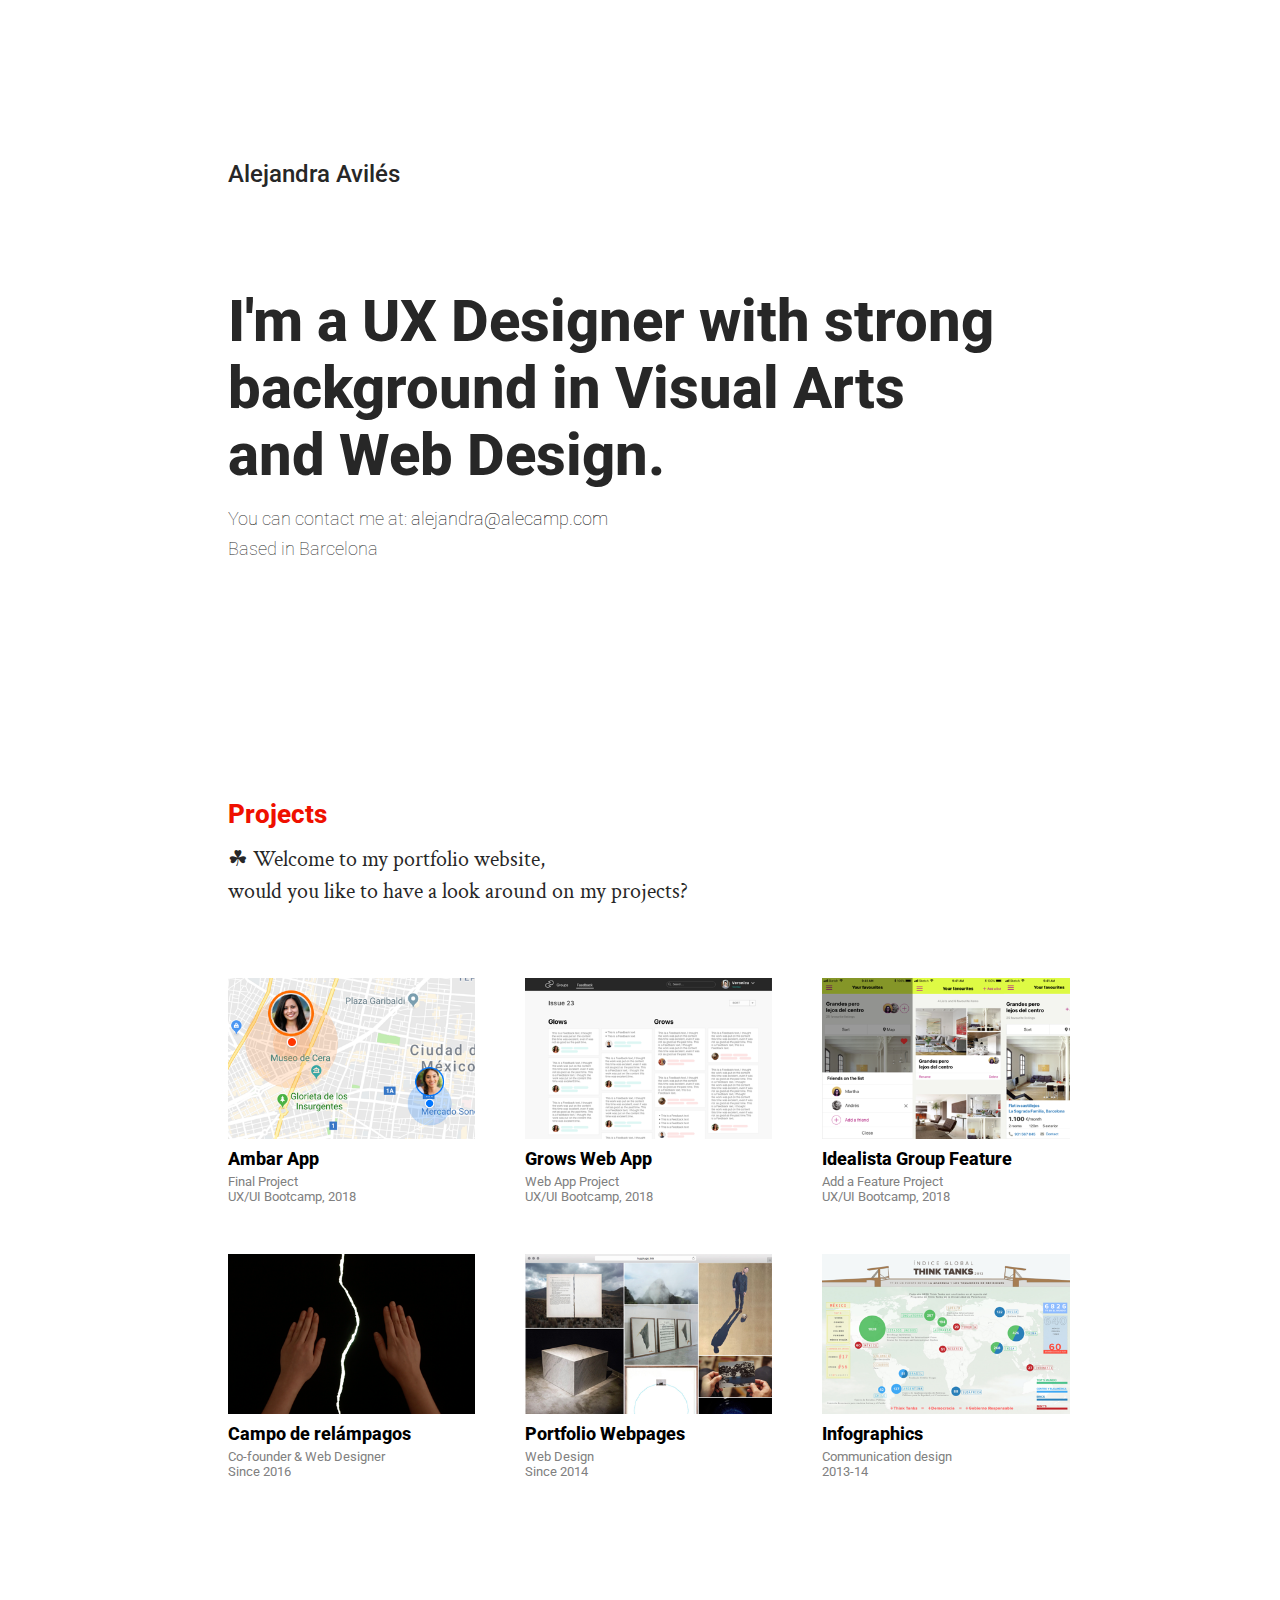
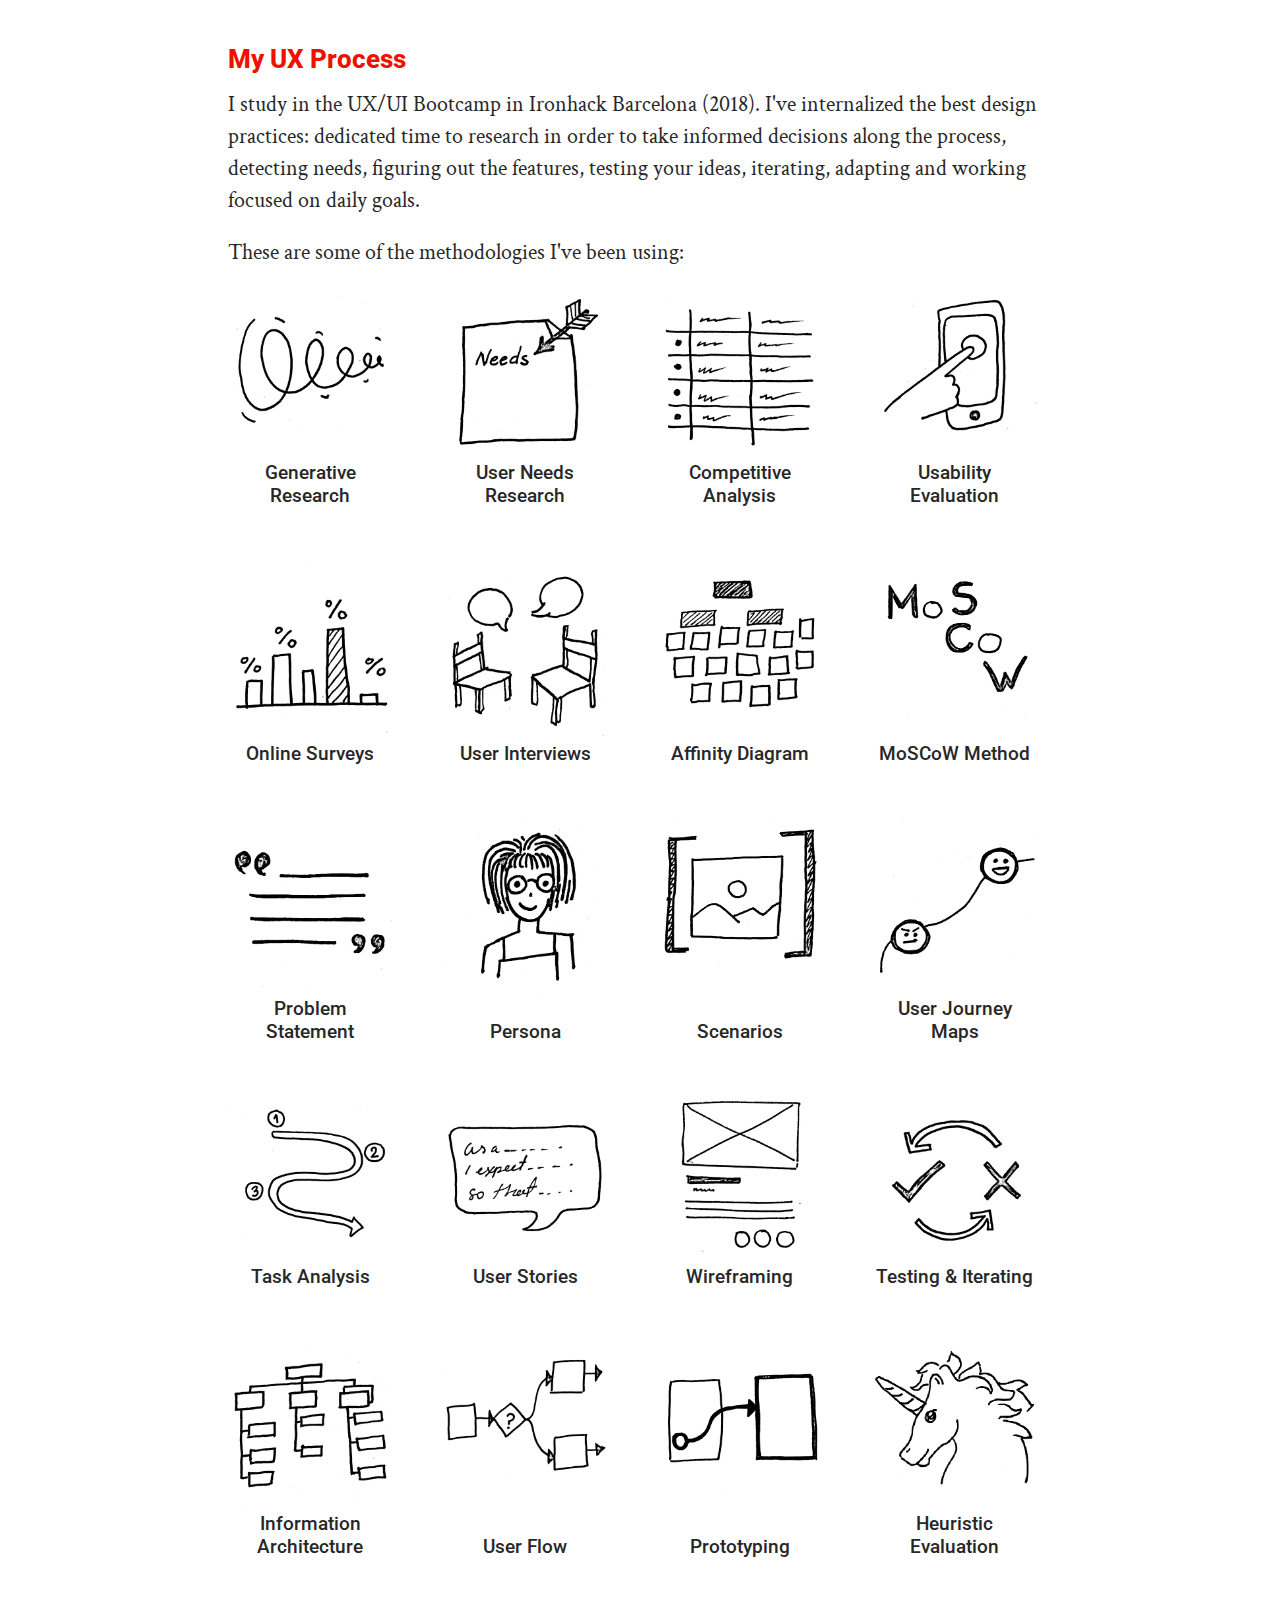
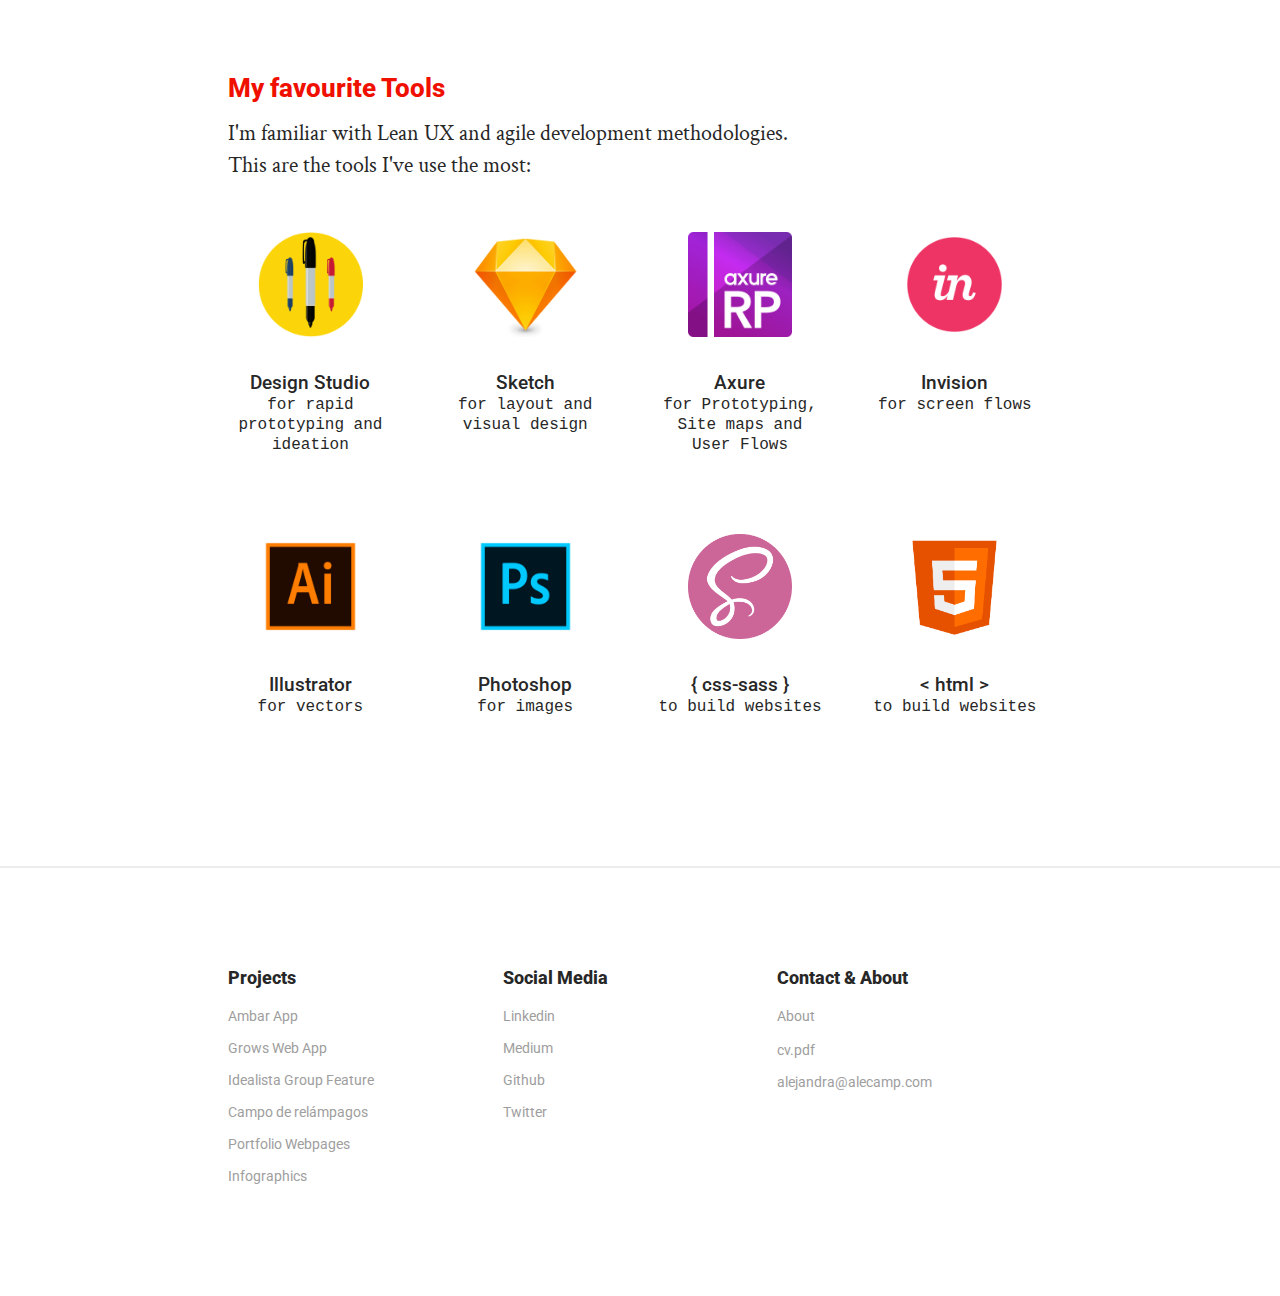
<file: index.html>
<!doctype html>
<html>
  <head>
    <meta charset="utf-8">
    <!-- Always force latest IE rendering engine or request Chrome Frame -->
    <meta content="IE=edge,chrome=1" http-equiv="X-UA-Compatible">
    <!-- Use title if it's in the page YAML frontmatter -->
    <title>Alejandra Avilés UX Design</title>
    <script type="text/javascript" src="//cdnjs.cloudflare.com/ajax/libs/jquery/2.0.2/jquery.min.js"></script>
    <link rel="shortcut icon" href="images/favicon.ico" >
    <link rel="stylesheet" href="https://use.fontawesome.com/releases/v5.4.1/css/all.css" integrity="sha384-5sAR7xN1Nv6T6+dT2mhtzEpVJvfS3NScPQTrOxhwjIuvcA67KV2R5Jz6kr4abQsz" crossorigin="anonymous">
    <link href="https://fonts.googleapis.com/css?family=Roboto:400,500,700,900" rel="stylesheet">
    <link href="https://fonts.googleapis.com/css?family=Roboto+Slab" rel="stylesheet">
    <link href="https://fonts.googleapis.com/css?family=Crimson+Text:400,700" rel="stylesheet">
    <link href="https://fonts.googleapis.com/css?family=Kalam" rel="stylesheet">
    <link href="/stylesheets/screen.css" media="screen" rel="stylesheet" type="text/css" />
  </head>
  <body class="index">
    <main>
	<div class="hero-unit">
		<h4>Alejandra Avilés</h4>
		<h1>I'm a UX Designer with strong<br>background in Visual Arts<br>and Web Design.</h1>
		<div class="email">
			<h3>You can contact me at: <a href="mailto:alejandra@alecamp.com">alejandra@alecamp.com</a><h3>
			<h3>Based in Barcelona</h3>
		</div>
	</div>
<!-- 	<div class="message">
		<h4>☘ Welcome to my portfolio website ↓ </h4>
	</div>
 -->
	<section>
		<h2>Projects</h2>
		<p>☘ Welcome to my portfolio website,<br>would you like to have a look around on my projects?</p>
		<!-- thumnail size 400 x 260 px -->
<section>
  <div class="wrapper-3">
      <a class="item" href="/ambar">
        <img src="/images/project-nav/ambar.png" />
        <div class="item-info">
          <h3>Ambar App</h3>
          <h6>Final Project</h6>
          <h6>UX/UI Bootcamp, 2018</h6>
        </div>
      </a>
      <a class="item" href="/grows">
        <img src="/images/project-nav/grows.png">
        <div class="item-info">
          <h3>Grows Web App</h3>
          <h6>Web App Project</h6>
          <h6>UX/UI Bootcamp, 2018</h6>
        </div>
      </a>
      <a href="/add-a-feature-to-idealista-app" class="item">
        <img src="/images/project-nav/idealista.png" />
        <div class="item-info">
          <h3>Idealista Group Feature</h3>
          <h6>Add a Feature Project</h6>
          <h6>UX/UI Bootcamp, 2018</h6>
        </div>
      </a>
      <a href="/online-magazine" class="item">
        <img src="/images/project-nav/campo.png" />
        <div class="item-info">
          <h3>Campo de relámpagos</h3>
          <h6>Co-founder & Web Designer</h6>
          <h6>Since 2016</h6>
        </div>
      </a>
      <a href="/portfolio-websites" class="item">
        <img src="/images/project-nav/websites.png" />
        <div class="item-info">
          <h3>Portfolio Webpages</h3>
          <h6>Web Design</h6>
          <h6>Since 2014</h6>
        </div>
      </a>
      <a href="/infographics-design" class="item">
        <img src="/images/project-nav/infographies.png" >
        <div class="item-info">
          <h3>Infographics</h3>
          <h6>Communication design</h6>
          <h6>2013-14</h6>
        </div>
      </a>
  </div>
</section>

	</section>
	<section>
		<header>
			<h2>My UX Process</h2>
		</header>
		<p>I study in the UX/UI Bootcamp in Ironhack Barcelona (2018). I've internalized the best design practices: dedicated time to research in order to take informed decisions along the process, detecting needs, figuring out the features, testing your ideas, iterating, adapting and working focused on daily goals.</p>
		<p>These are some of the methodologies I've been using:</p>
		<div class="wrapper-4">
			<div class="item">
				<img src="/images/illustrations/generative-research.png" />
				<h4>Generative Research</h4>
			</div>
			<div class="item">
				<img src="/images/illustrations/user-needs.png" />
				<h4>User Needs Research</h4>
			</div>
			<div class="item">
				<img src="/images/illustrations/commpetitive-analysis.png" />
				<h4>Competitive Analysis</h4>
			</div>
			<div class="item">
				<img src="/images/illustrations/usability-evaluation.png" />
				<h4>Usability Evaluation</h4>
			</div>
			<div class="item">
				<img src="/images/illustrations/online-surveys.png" />
				<h4>Online Surveys</h4>
			</div>
			<div class="item">
				<img src="/images/illustrations/user-interviews.png" />
				<h4>User Interviews</h4>
			</div>
			<div class="item">
				<img src="/images/illustrations/affinity-diagram.png" />
				<h4>Affinity Diagram</h4>
			</div>
			<div class="item">
				<img src="/images/illustrations/moscow.png" />
				<h4>MoSCoW Method</h4>
			</div>
			<div class="item">
				<img src="/images/illustrations/problem-statement.png" />
				<h4>Problem Statement</h4>
			</div>
			<div class="item">
				<img src="/images/illustrations/persona.png" />
				<h4>Persona</h4>
			</div>
			<div class="item">
				<img src="/images/illustrations/scenario.png" />
				<h4>Scenarios</h4>
			</div>
			<div class="item">
				<img src="/images/illustrations/user-journey.png" />
				<h4>User Journey Maps</h4>
			</div>
			<div class="item">
				<img src="/images/illustrations/task-analysis.png" />
				<h4>Task Analysis</h4>
			</div>
			<div class="item">
				<img src="/images/illustrations/user-stories.png" />
				<h4>User Stories</h4>
			</div>
			<div class="item">
				<img src="/images/illustrations/wireframing.png" />
				<h4>Wireframing</h4>
			</div>
			<div class="item">
				<img src="/images/illustrations/testing.png" />
				<h4>Testing & Iterating</h4>
			</div>
			<div class="item">
				<img src="/images/illustrations/Information-architecture.png" />
				<h4>Information Architecture</h4>
			</div>
			<div class="item">
				<img src="/images/illustrations/user-flow.png" />
				<h4>User Flow</h4>
			</div>
			<div class="item">
				<img src="/images/illustrations/prototyping.png" />
				<h4>Prototyping</h4>
			</div>
			<div class="item">
				<img src="/images/illustrations/heuristic-evaluation.png" />
				<h4>Heuristic Evaluation</h4>
			</div>
		</div>
	</section>
	<section>
		<header>
			<h2>My favourite Tools</h2>
		</header>
		<p>I'm familiar with Lean UX and agile development methodologies.<br>This are the tools I've use the most:</p>
		<div class="wrapper-4">
			<div class="item-small">
				<img src="/images/tools/design-studio.png">
				<h4>Design Studio</h4>
				<code>for rapid prototyping and ideation</code>
			</div>
			<div class="item-small">
				<img src="/images/tools/sketch.png">
				<h4>Sketch</h4>
				<code>for layout and<br>visual design</code>
			</div>
			<div class="item-small">
				<img src="/images/tools/axure.png">
				<h4>Axure</h4>
				<code>for Prototyping,<br>Site maps and User Flows</code>
			</div>
			<div class="item-small">
				<img src="/images/tools/invision.png">
				<h4>Invision</h4>
				<code>for screen flows</code>
			</div>
			<div class="item-small">
				<img src="/images/tools/illustrator.png">
				<h4>Illustrator</h4>
				<code>for vectors</code>
			</div>
			<div class="item-small">
				<img src="/images/tools/photoshop.png">
				<h4>Photoshop</h4>
				<code>for images</code>
			</div>
			<div class="item-small">
				<img src="/images/tools/sass.png">
				<h4>{ css-sass }</h4>
				<code>to build websites</code>
			</div>
			<div class="item-small">
				<img src="/images/tools/html.png">
				<h4>< html ></h4>
				<code>to build websites</code>
			</div>
		</div>
	</section>
</main>

    <script src="/javascripts/application.js" type="text/javascript"></script>
    <footer>
        <main>
  <div class="columns">
    <div class="col col-4">
      <h3>Projects</h3>
      <a class="item" href="/ambar">
        Ambar App
      </a>
      <a href="/grows" class="item">
        Grows Web App
      </a>
      <a href="/add-a-feature-to-idealista-app" class="item">
        Idealista Group Feature
      </a>
      <a href="/online-magazine" class="item">
        Campo de relámpagos
      </a>
      <a href="/portfolio-websites" class="item">
        Portfolio Webpages
      </a>
      <a href="/infographics-design" class="item">
        Infographics
      </a>
    </div>
    <div class="col col-4">
      <h3>Social Media</h3>
      <a target="linkedin" href="https://www.linkedin.com/in/alejandra-aviles/" class="item" >
        Linkedin
      </a>
      <a target="medium" href="https://medium.com/@alecamp" class="item">
        Medium
      </a>
      <a target="github" href="https://github.com/alejandra-aviles" class="item">
        Github
      </a>
      <a target="twitter" href="https://twitter.com/alealecamp" class="item">
        Twitter
      </a>
    </div>
    <div class="col col-4">
      <h3>Contact & About</h3>
      <a href="/about" class="item">About</a>
      <a target="cv" href="/documents/alejandra-aviles-cv.pdf"><i class="far fa-file-pdf"></i> cv.pdf</a>
      <a href="mailto:alejandra@alecamp.com" class="item">alejandra@alecamp.com</a>
    </div>
  </div>
</main>



    </footer>
  </body>
</html>
</file>
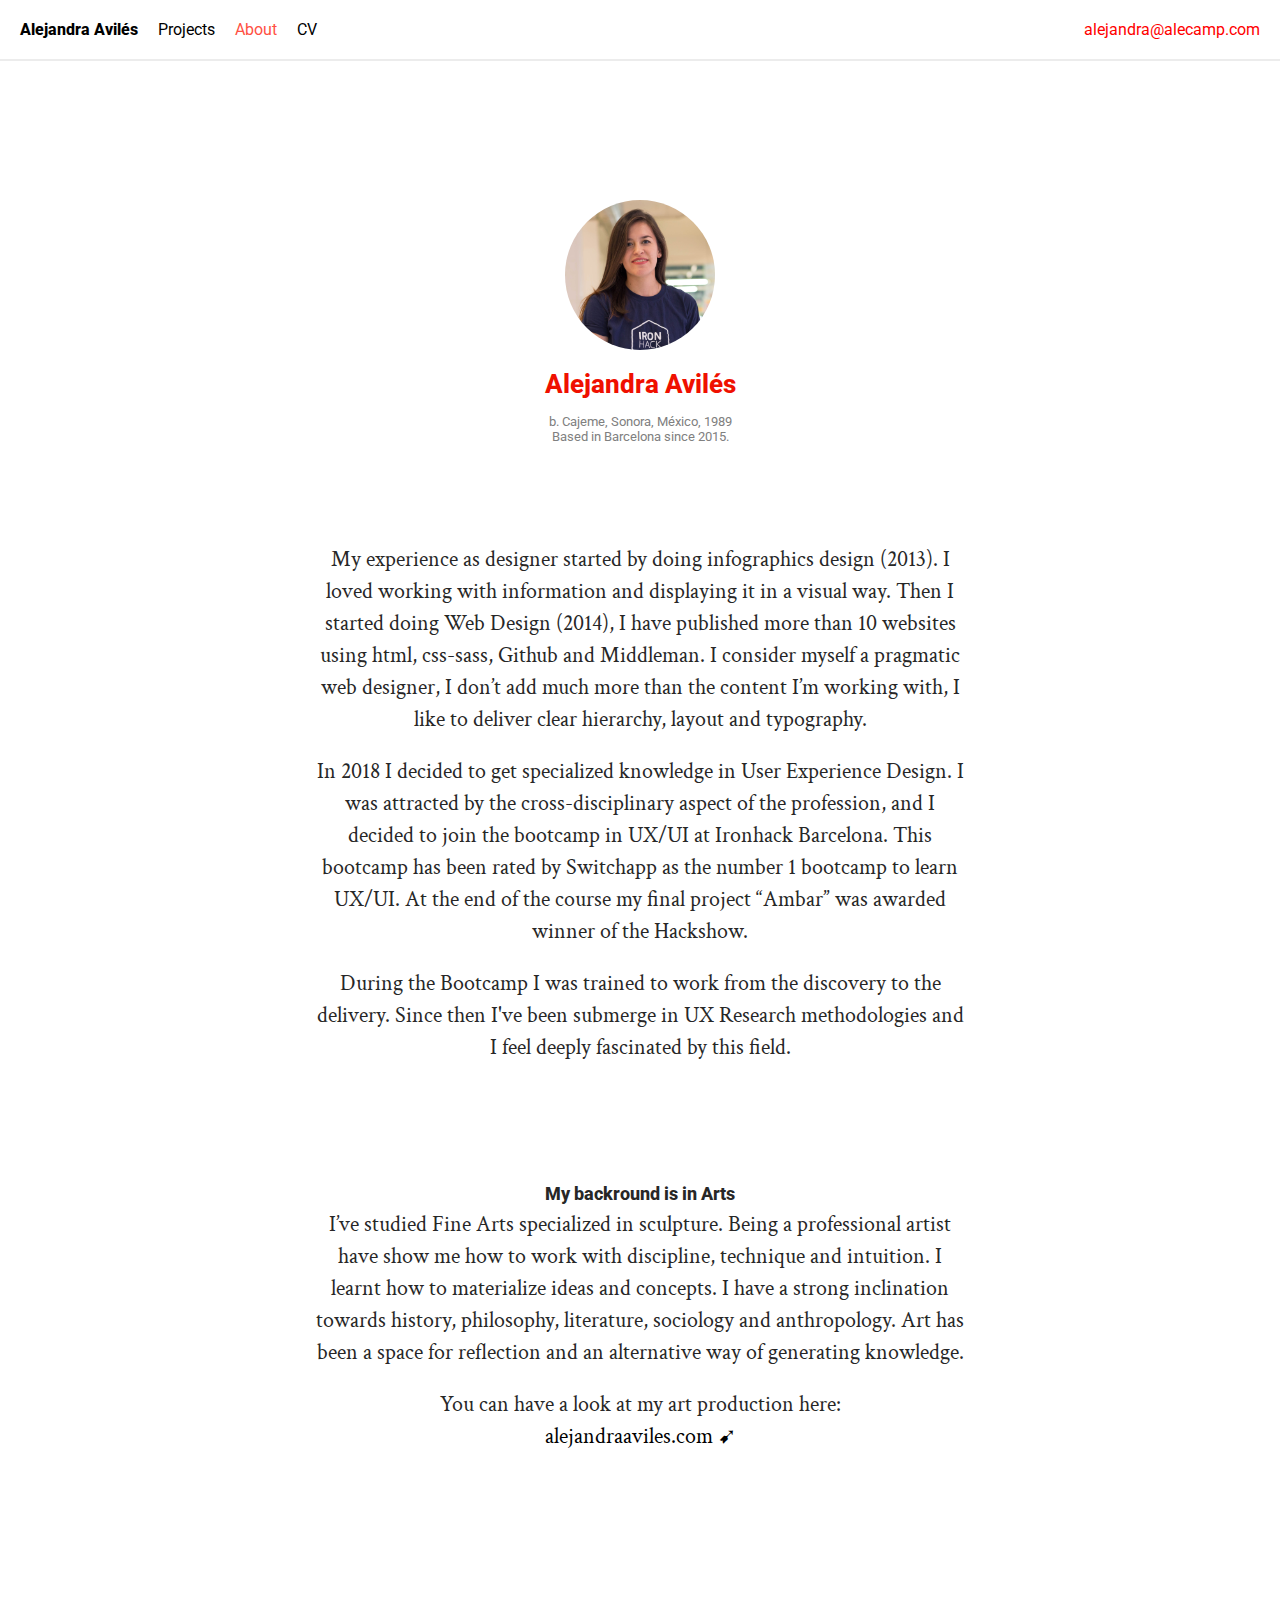
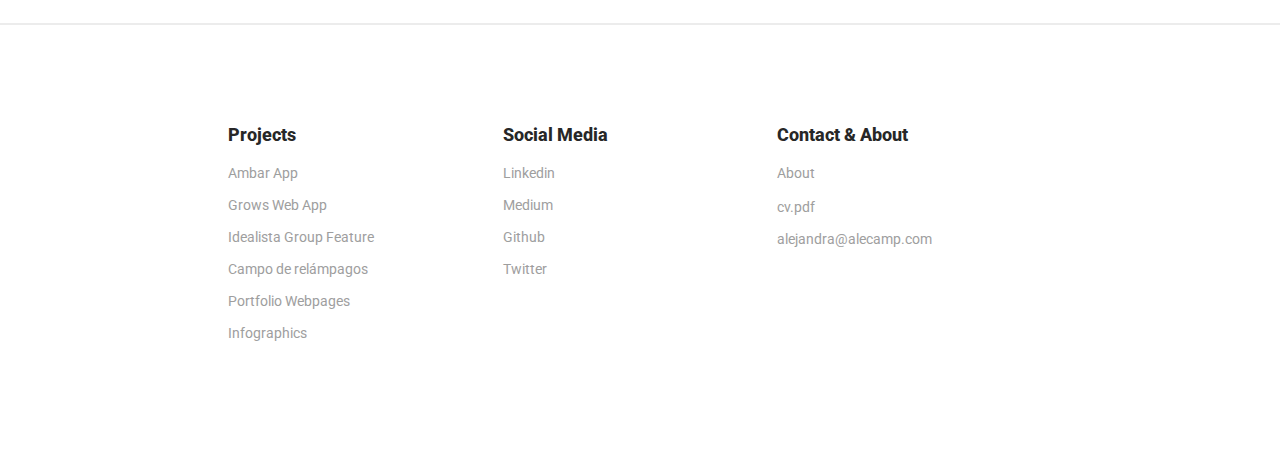
<file: about/index.html>
<!doctype html>
<html>
  <head>
    <meta charset="utf-8">
    <!-- Always force latest IE rendering engine or request Chrome Frame -->
    <meta content="IE=edge,chrome=1" http-equiv="X-UA-Compatible">
    <!-- Use title if it's in the page YAML frontmatter -->
    <title>Alejandra Avilés UX Design</title>
    <script type="text/javascript" src="//cdnjs.cloudflare.com/ajax/libs/jquery/2.0.2/jquery.min.js"></script>
    <link rel="shortcut icon" href="images/favicon.ico" >
    <link rel="stylesheet" href="https://use.fontawesome.com/releases/v5.4.1/css/all.css" integrity="sha384-5sAR7xN1Nv6T6+dT2mhtzEpVJvfS3NScPQTrOxhwjIuvcA67KV2R5Jz6kr4abQsz" crossorigin="anonymous">
    <link href="https://fonts.googleapis.com/css?family=Roboto:400,500,700,900" rel="stylesheet">
    <link href="https://fonts.googleapis.com/css?family=Roboto+Slab" rel="stylesheet">
    <link href="https://fonts.googleapis.com/css?family=Crimson+Text:400,700" rel="stylesheet">
    <link href="https://fonts.googleapis.com/css?family=Kalam" rel="stylesheet">
    <link href="/stylesheets/screen.css" media="screen" rel="stylesheet" type="text/css" />
  </head>
  <body class="about about_index">
    <div class="nav">
  <div class="logo">
    <a href="/"><h5>Alejandra Avilés</h5></a>
  </div>
    <a id="projects" href="/projects">Projects</a>
    <a id="about" href="/about">About</a>
    <a target="cv" href="/documents/alejandra-aviles-cv.pdf">CV</a>
  <div class="social-media">
    <a target="linkedin" href="https://www.linkedin.com/in/alejandra-aviles/"><i class="fab fa-linkedin-in"></i></a>
    <a target="medium" href="https://medium.com/@alecamp"><i class="fab fa-medium-m"></i></a>
    <a target="github" href="https://github.com/alejandra-aviles"><i class="fab fa-github-alt"></i></a>
    <a target="twitter" href="https://twitter.com/alealecamp"><i class="fab fa-twitter"></i></a>
  </div>
  <div class="contact">
    <a href="mailto:alejandra@alecamp.com">alejandra@alecamp.com</a>
  </div>
</div>
<main>
  <div class="section-center">

  <section>
    <img width="150px" src="/images/alejandra.jpg" />
    <h2>Alejandra Avilés</h2>
    <h6>b. Cajeme, Sonora, México, 1989</h6>
    <h6>Based in Barcelona since 2015.</h6>
  </section>
  <section>
    <p>My experience as designer started by doing infographics design (2013). I loved working with information and displaying it in a visual way. Then I started doing Web Design (2014), I have published more than 10 websites using html, css-sass, Github and Middleman. I consider myself a pragmatic web designer, I don’t add much more than the content I’m working with, I like to deliver clear hierarchy, layout and typography.</p>
    <p>In 2018 I decided to get specialized knowledge in User Experience Design. I was attracted by the cross-disciplinary aspect of the profession, and I decided to join the bootcamp in UX/UI at Ironhack Barcelona. This bootcamp has been rated by Switchapp as the number 1 bootcamp to learn UX/UI. At the end of the course my final project “Ambar” was awarded winner of the Hackshow.</p>
    <p>During the Bootcamp I was trained to work from the discovery to the delivery. Since then I've been submerge in UX Research methodologies and I feel deeply fascinated by this field.</p>
  </section>
  <section>
    <h3>My backround is in Arts</h3>
    <p>I’ve studied Fine Arts specialized in sculpture. Being a professional artist have show me how to work with discipline, technique and intuition. I learnt how to materialize ideas and concepts. I have a strong inclination towards history, philosophy, literature, sociology and anthropology. Art has been a space for reflection and an alternative way of generating knowledge.</p>
    <p>You can have a look at my art production here:<br><a target="art-portfolio" href="http://alejandraaviles.com/">alejandraaviles.com ➹</a></p>
  </section>
  </div>
</main>








    <script src="/javascripts/application.js" type="text/javascript"></script>
    <footer>
        <main>
  <div class="columns">
    <div class="col col-4">
      <h3>Projects</h3>
      <a class="item" href="/ambar">
        Ambar App
      </a>
      <a href="/grows" class="item">
        Grows Web App
      </a>
      <a href="/add-a-feature-to-idealista-app" class="item">
        Idealista Group Feature
      </a>
      <a href="/online-magazine" class="item">
        Campo de relámpagos
      </a>
      <a href="/portfolio-websites" class="item">
        Portfolio Webpages
      </a>
      <a href="/infographics-design" class="item">
        Infographics
      </a>
    </div>
    <div class="col col-4">
      <h3>Social Media</h3>
      <a target="linkedin" href="https://www.linkedin.com/in/alejandra-aviles/" class="item" >
        Linkedin
      </a>
      <a target="medium" href="https://medium.com/@alecamp" class="item">
        Medium
      </a>
      <a target="github" href="https://github.com/alejandra-aviles" class="item">
        Github
      </a>
      <a target="twitter" href="https://twitter.com/alealecamp" class="item">
        Twitter
      </a>
    </div>
    <div class="col col-4">
      <h3>Contact & About</h3>
      <a href="/about" class="item">About</a>
      <a target="cv" href="/documents/alejandra-aviles-cv.pdf"><i class="far fa-file-pdf"></i> cv.pdf</a>
      <a href="mailto:alejandra@alecamp.com" class="item">alejandra@alecamp.com</a>
    </div>
  </div>
</main>



    </footer>
  </body>
</html>
</file>
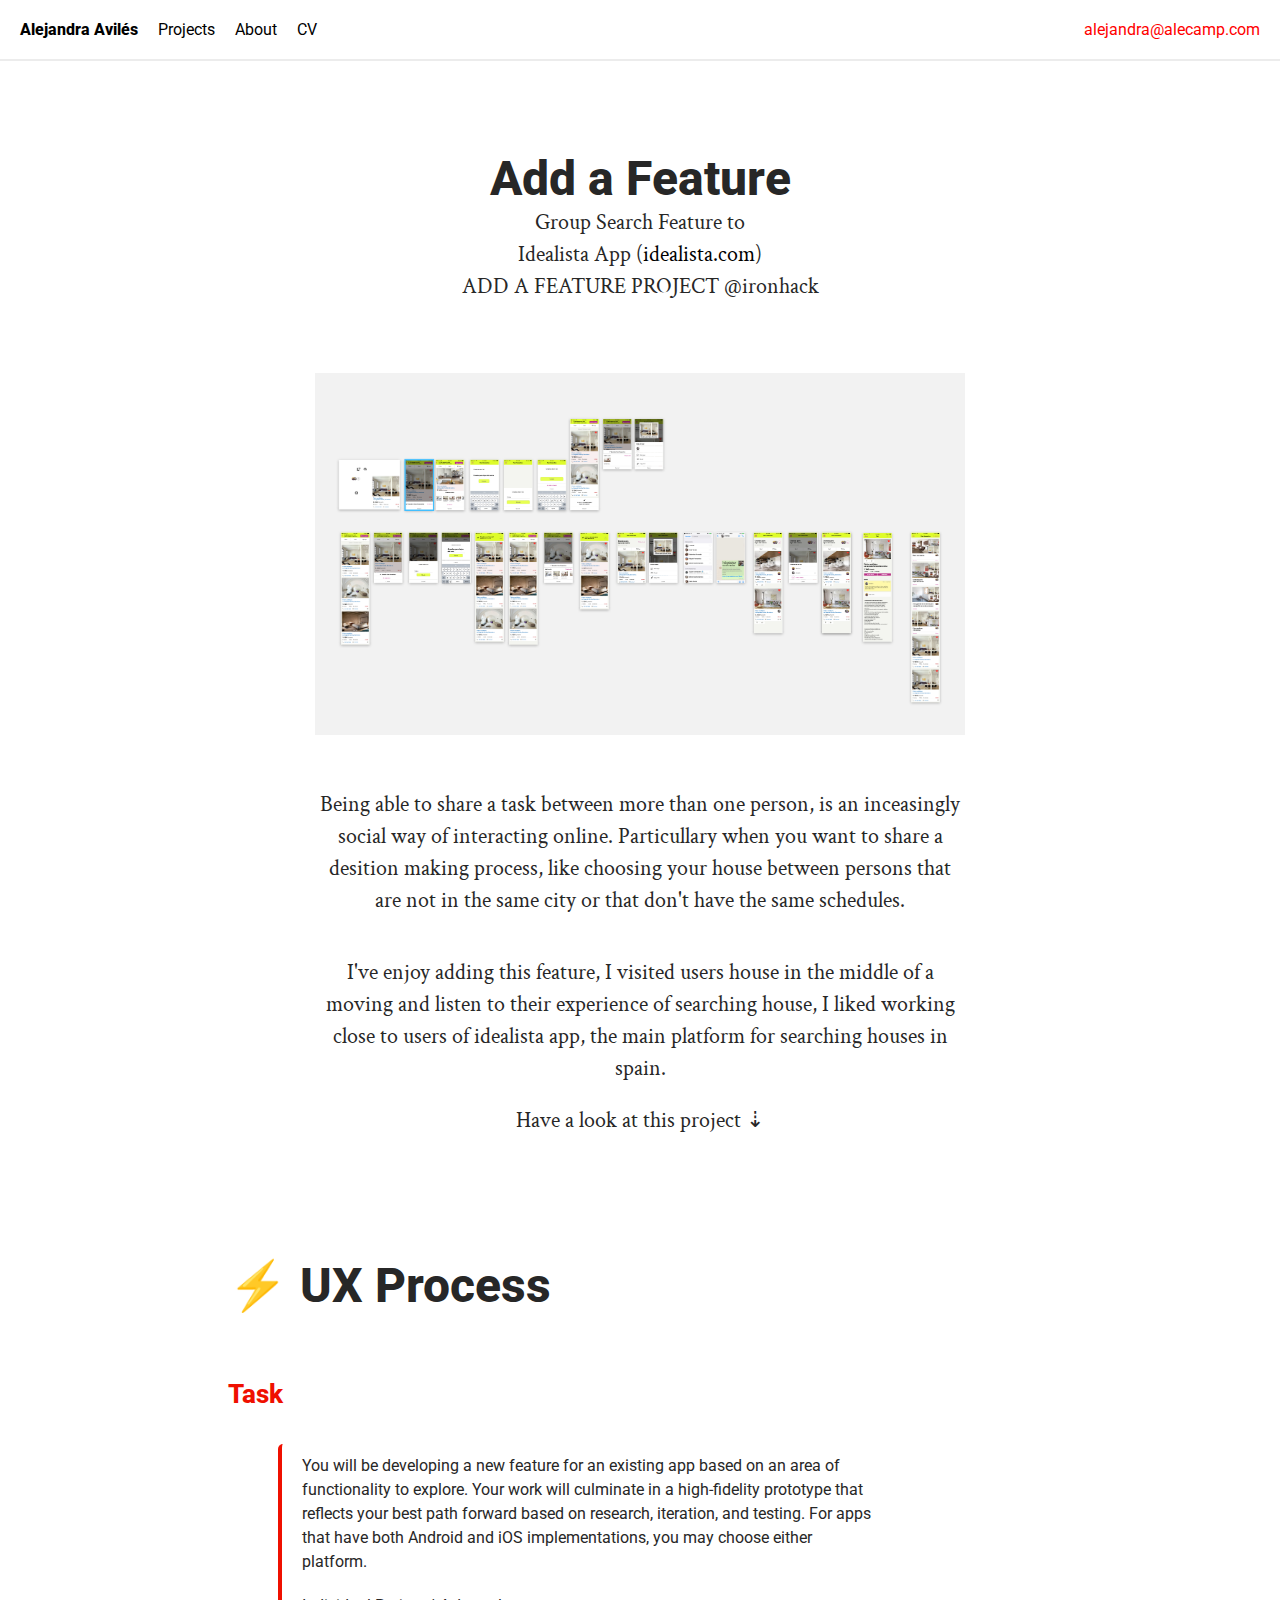
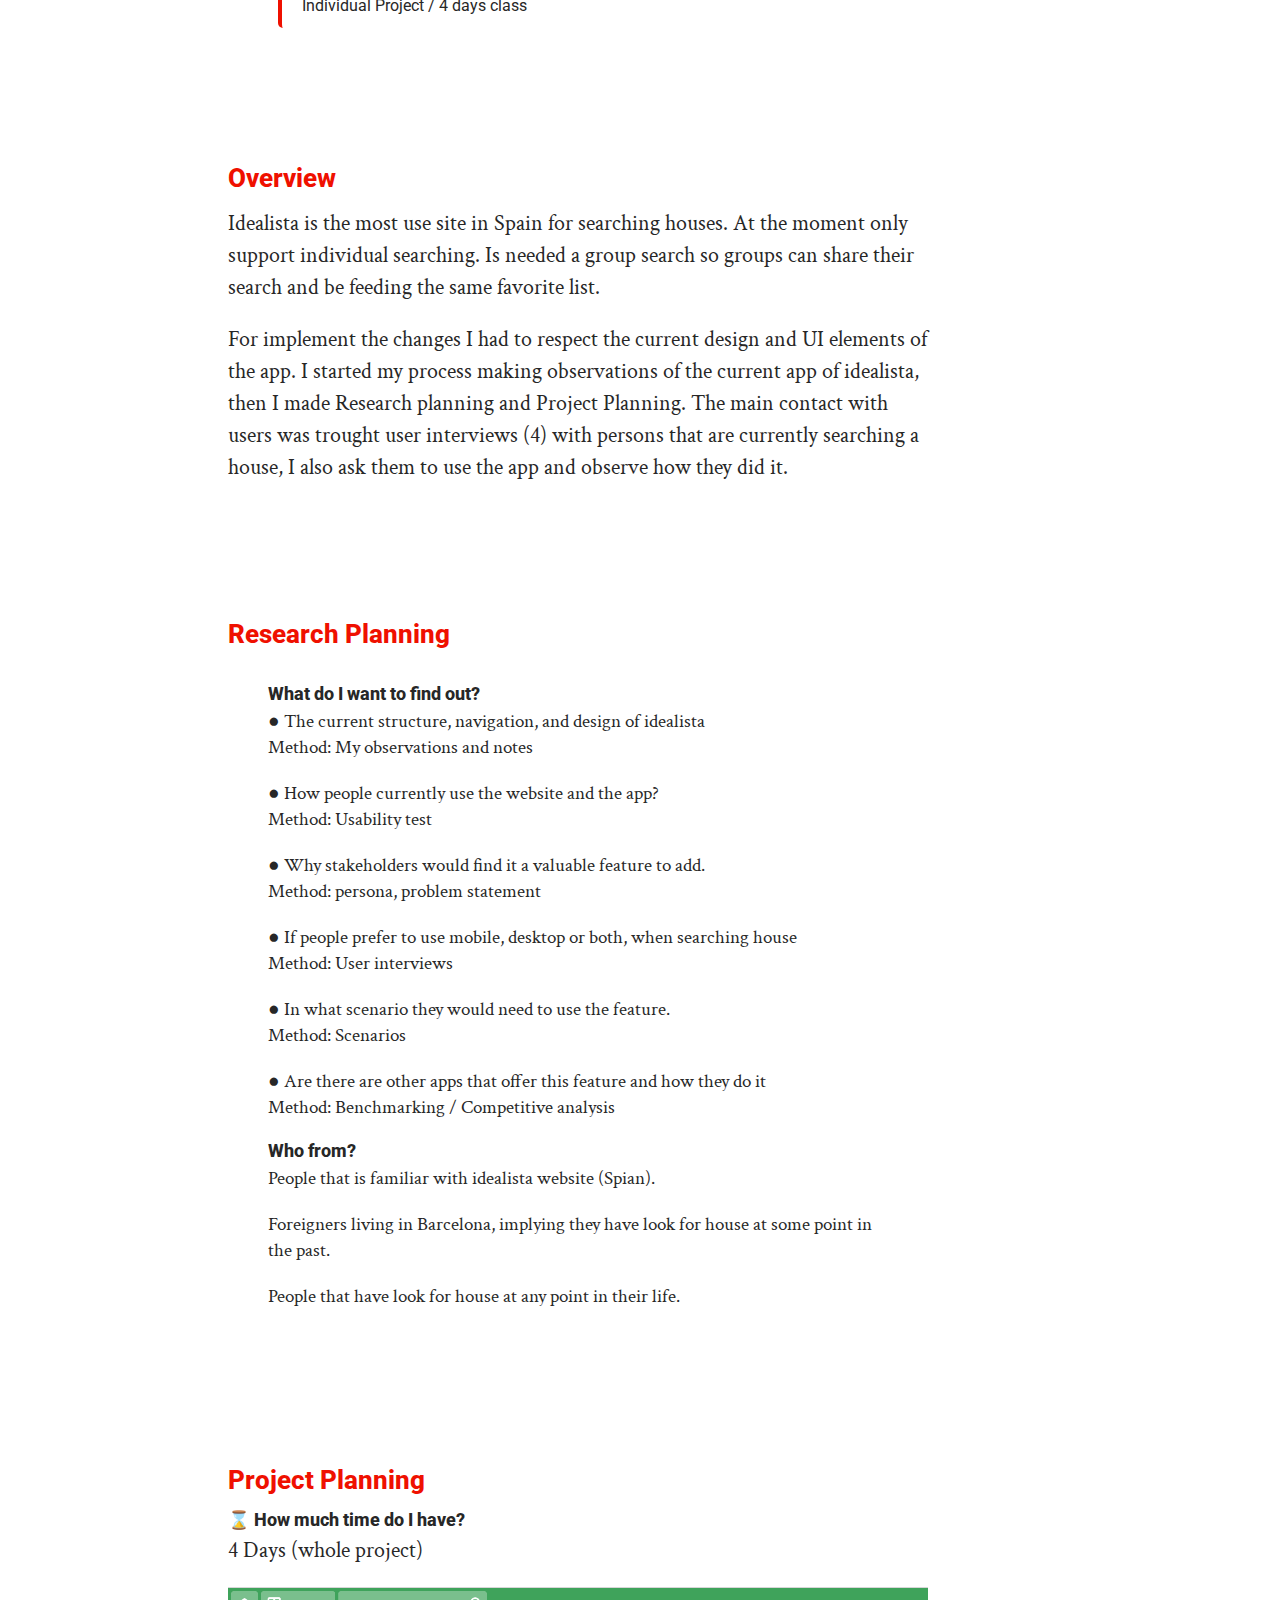
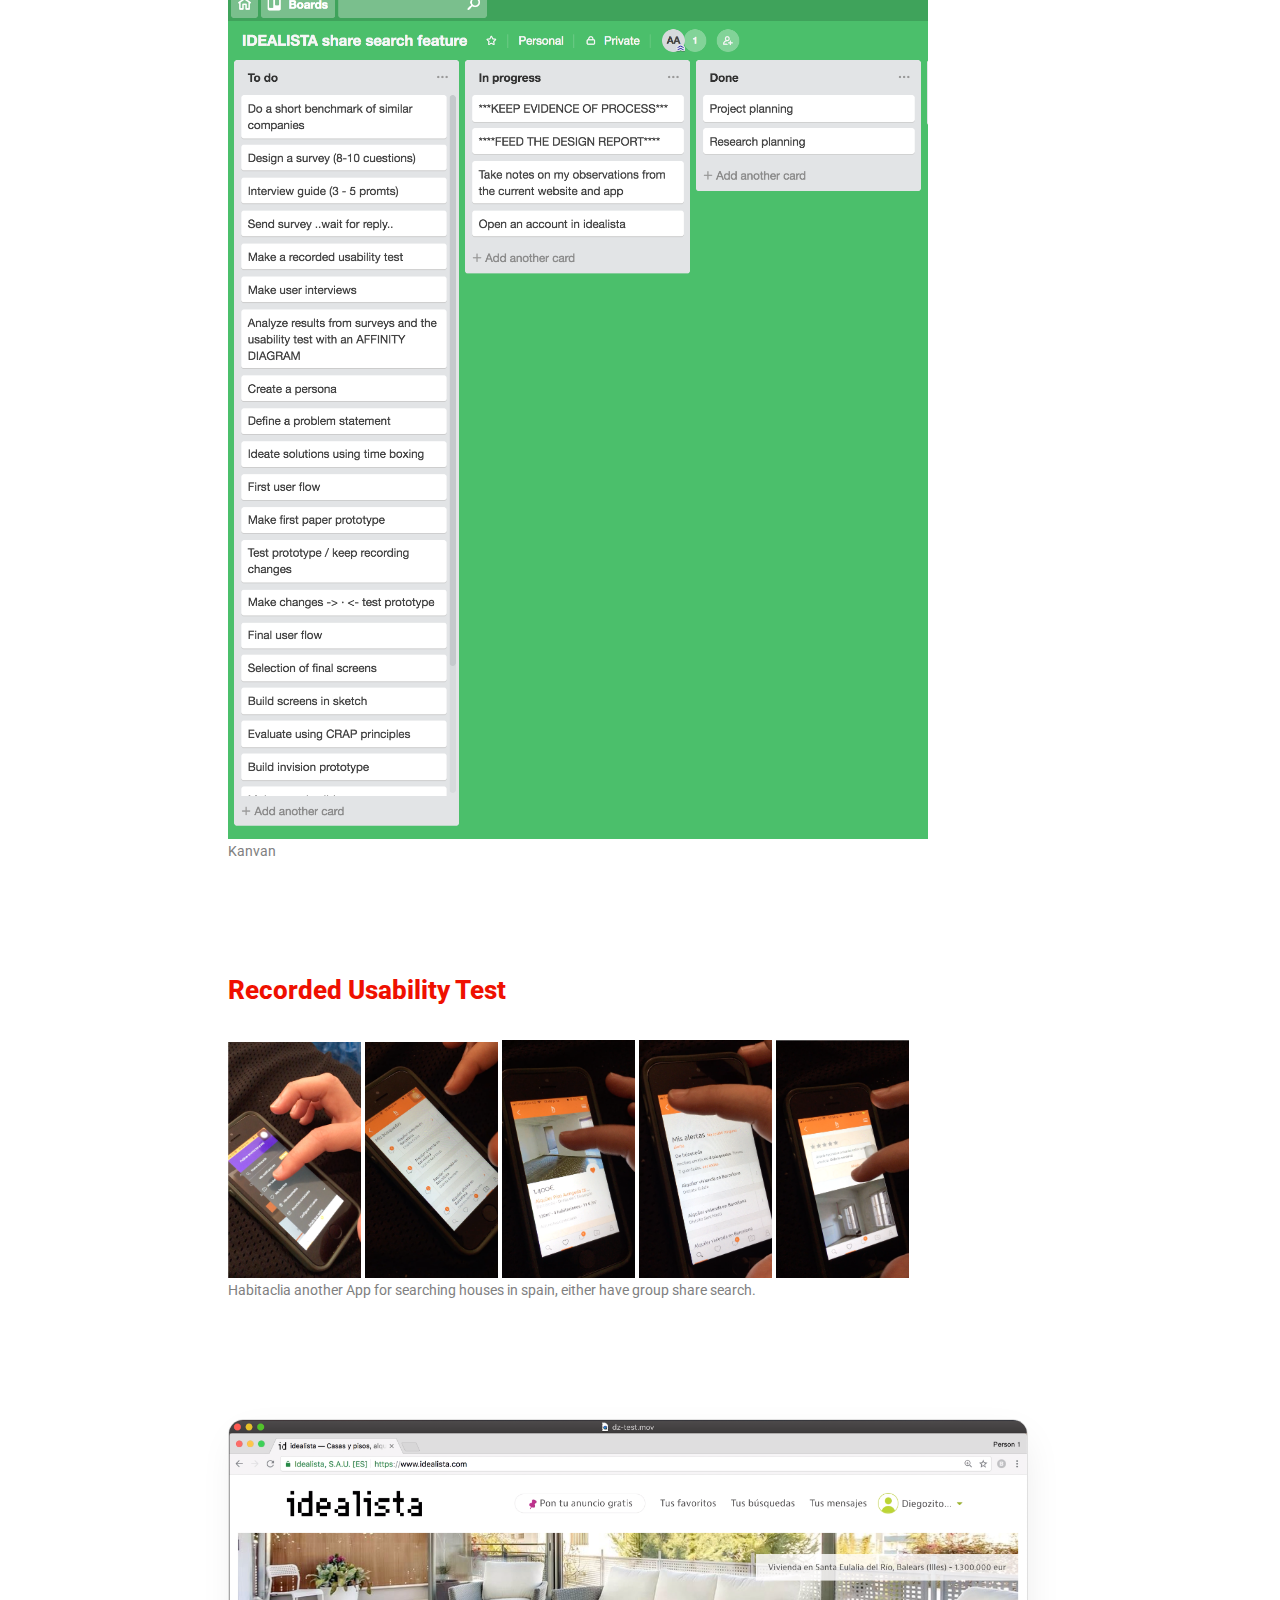
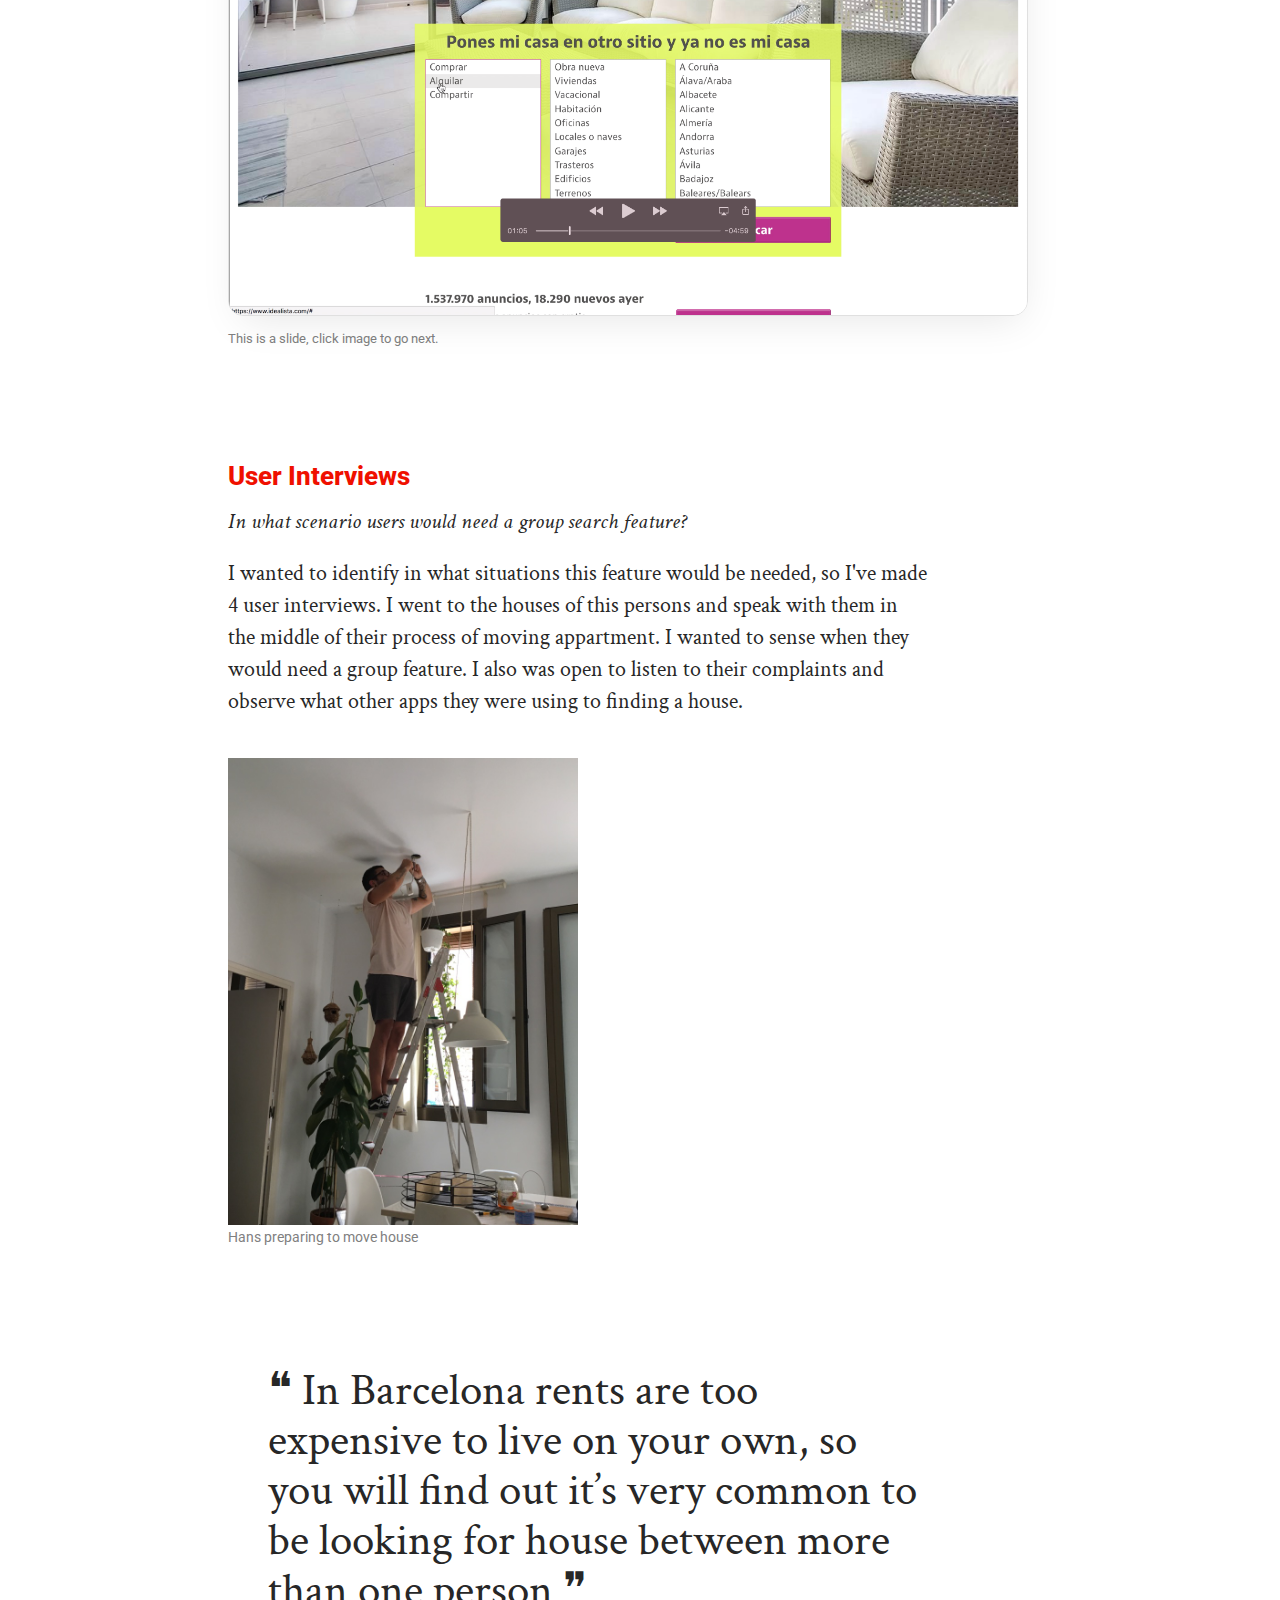
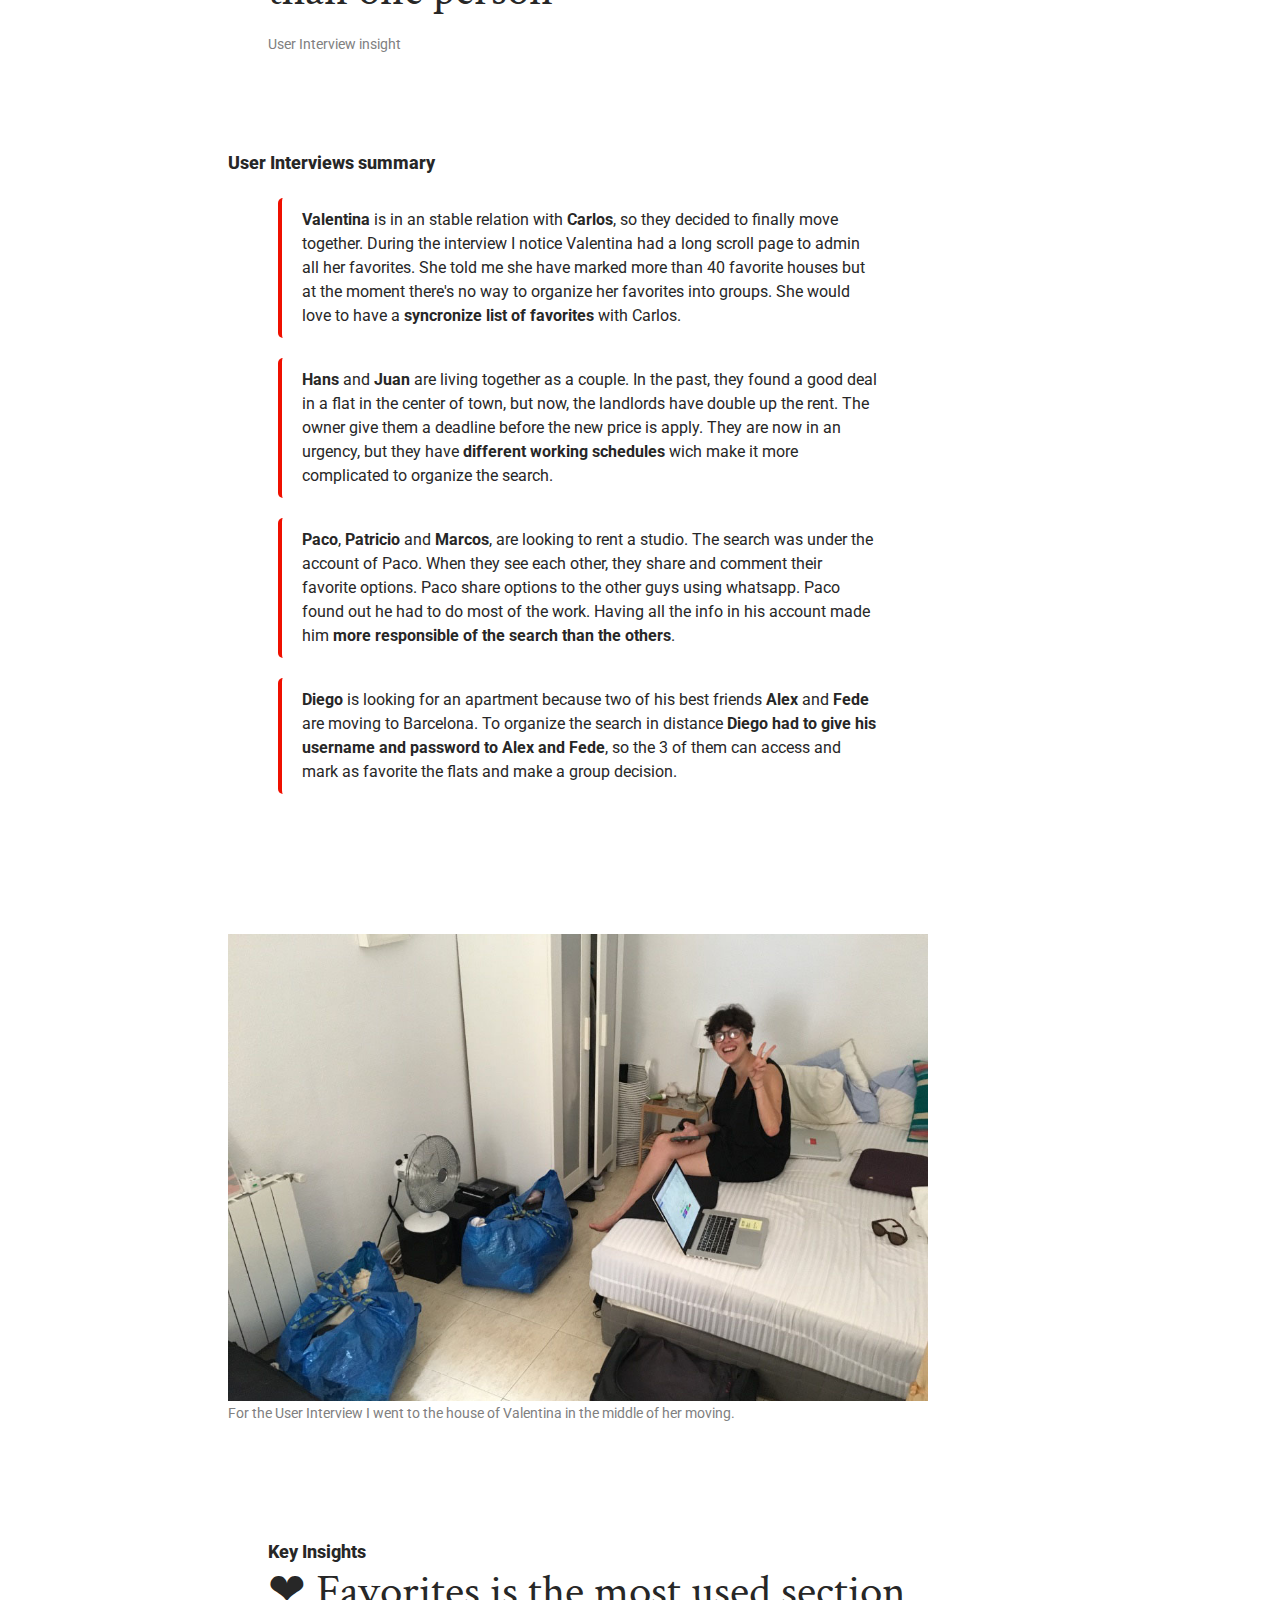
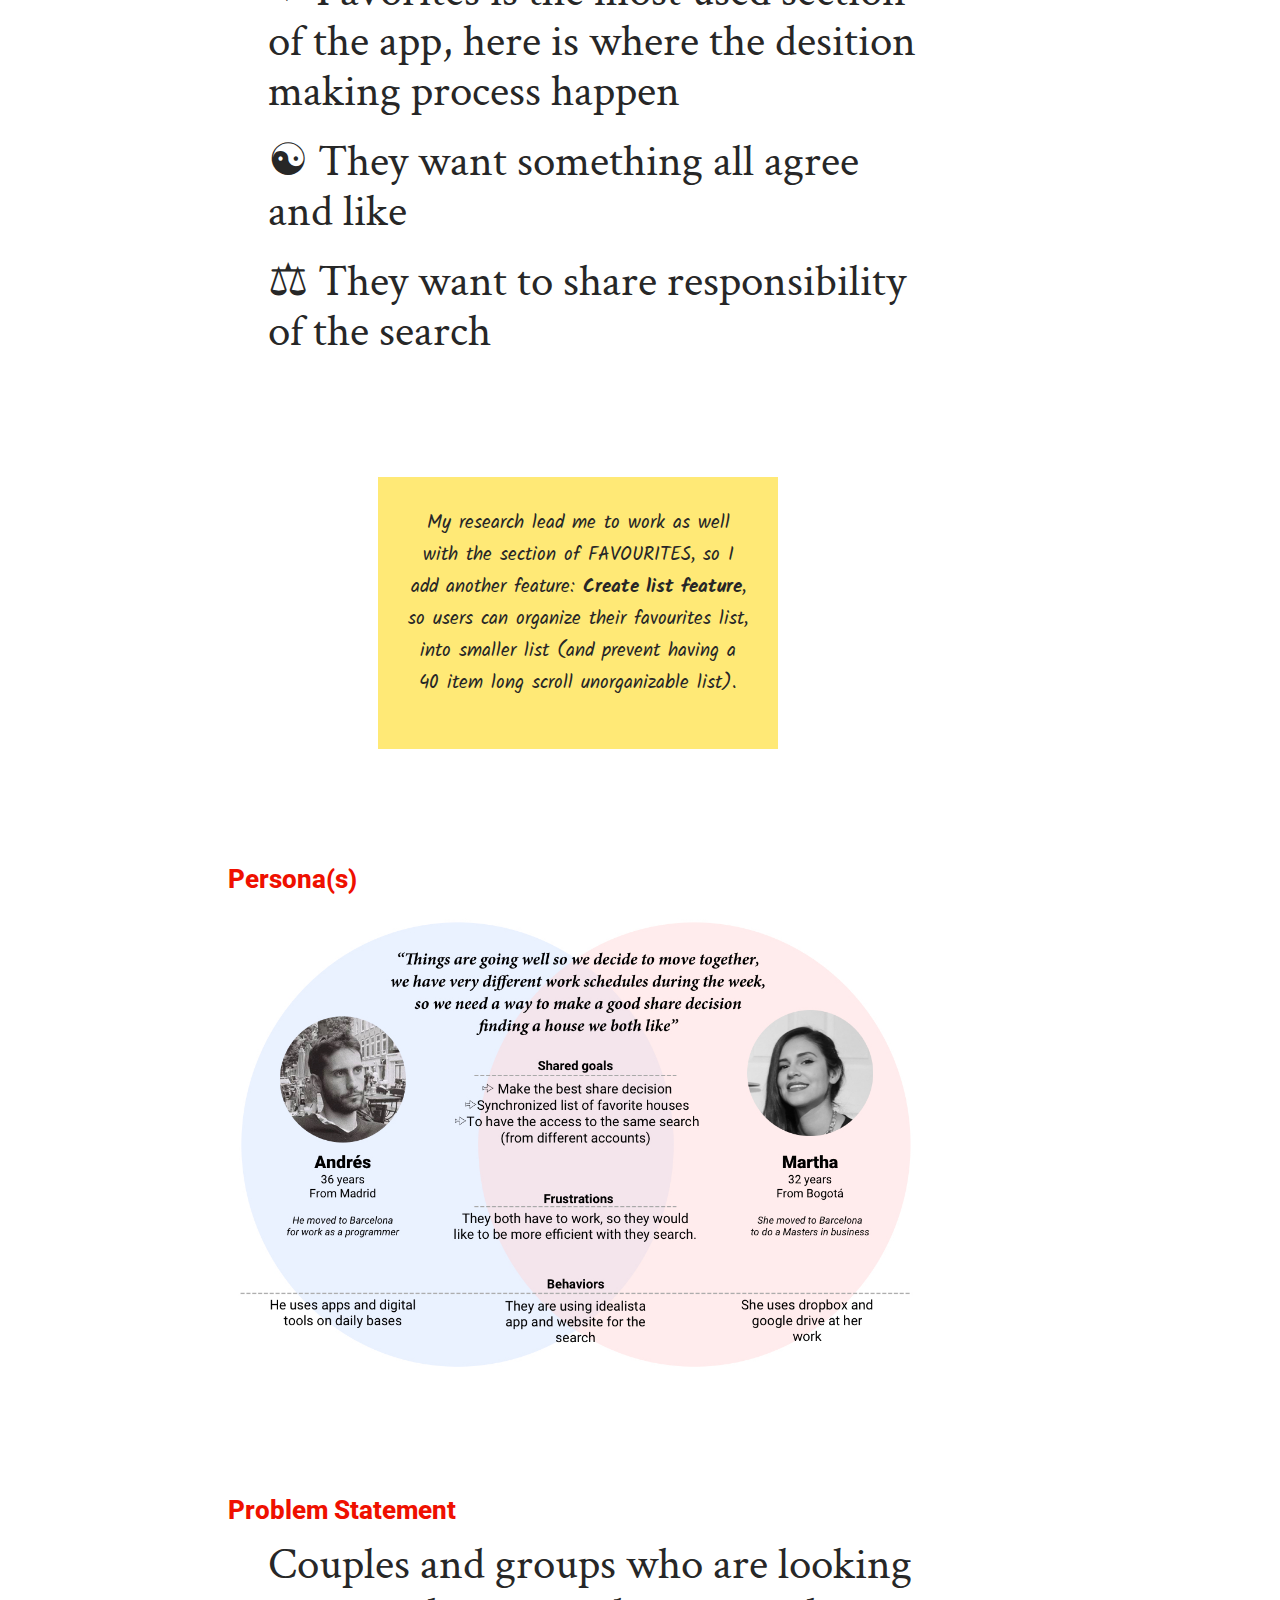
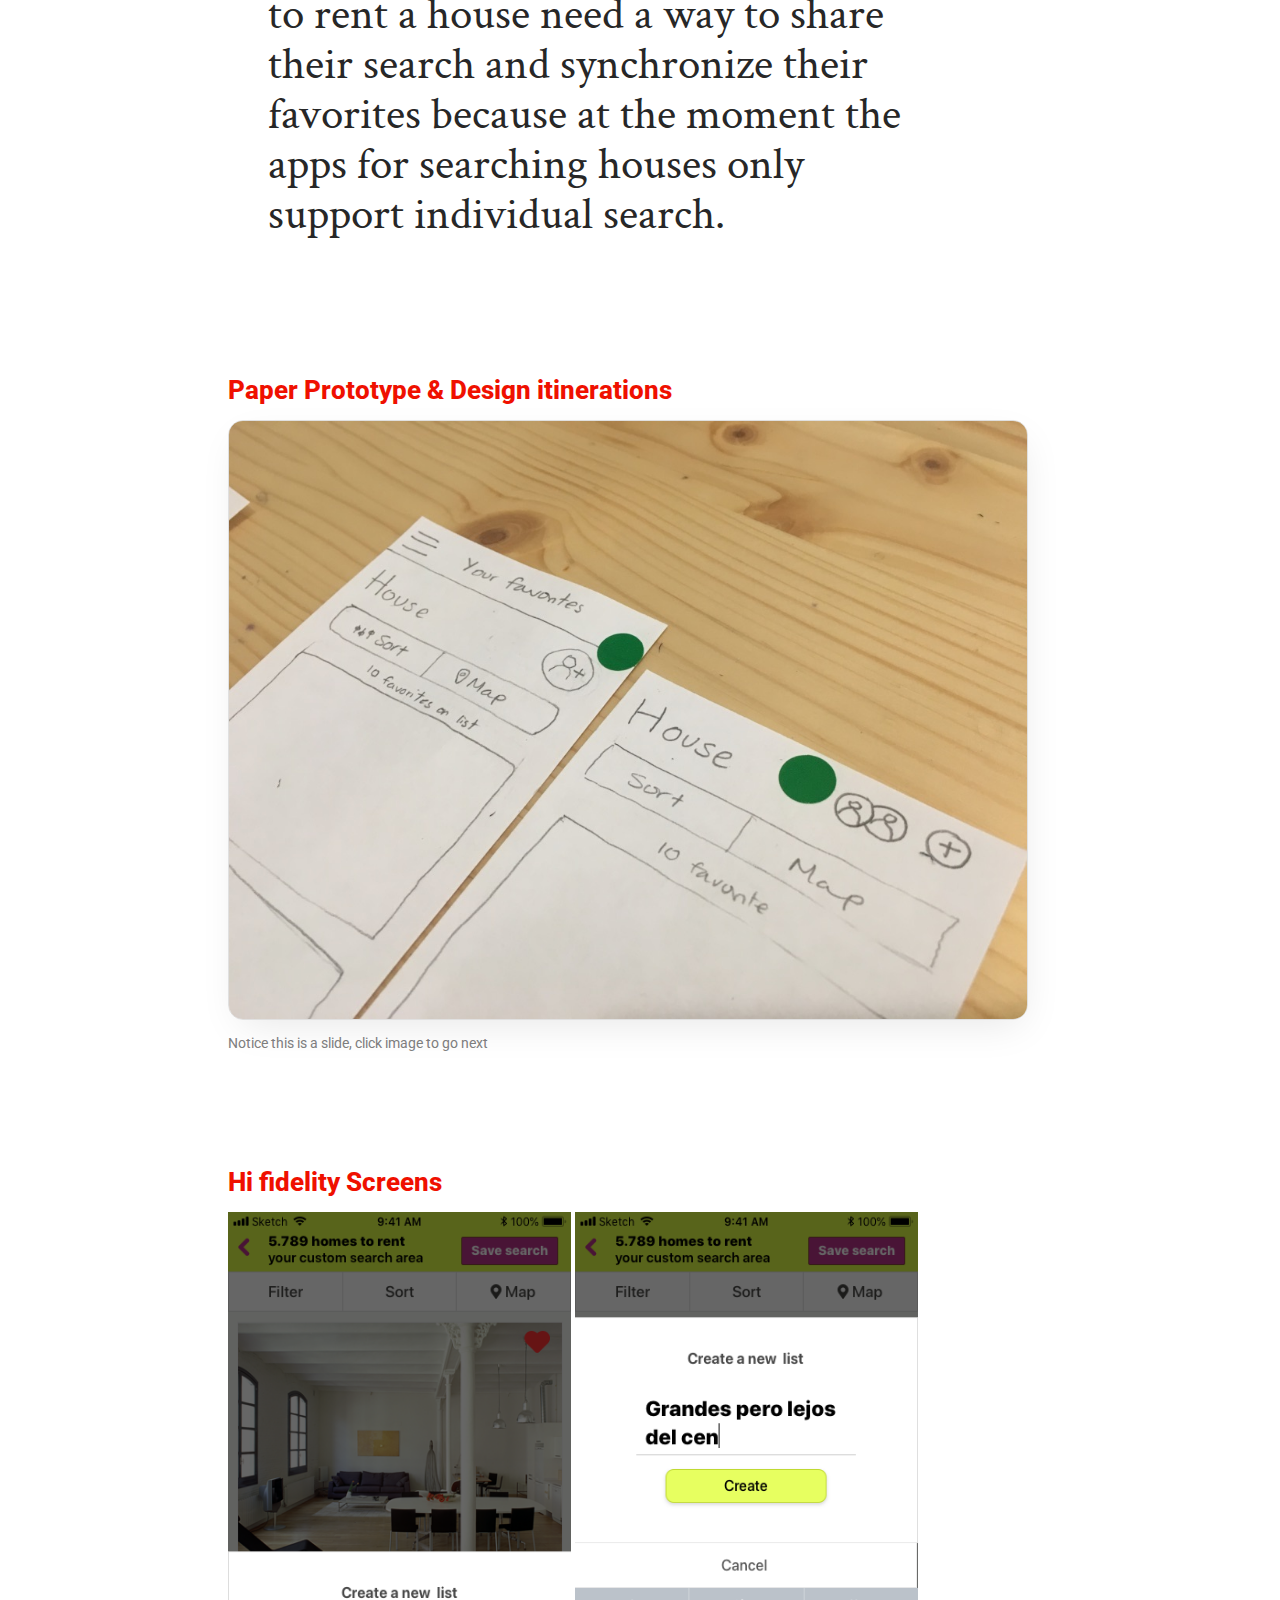
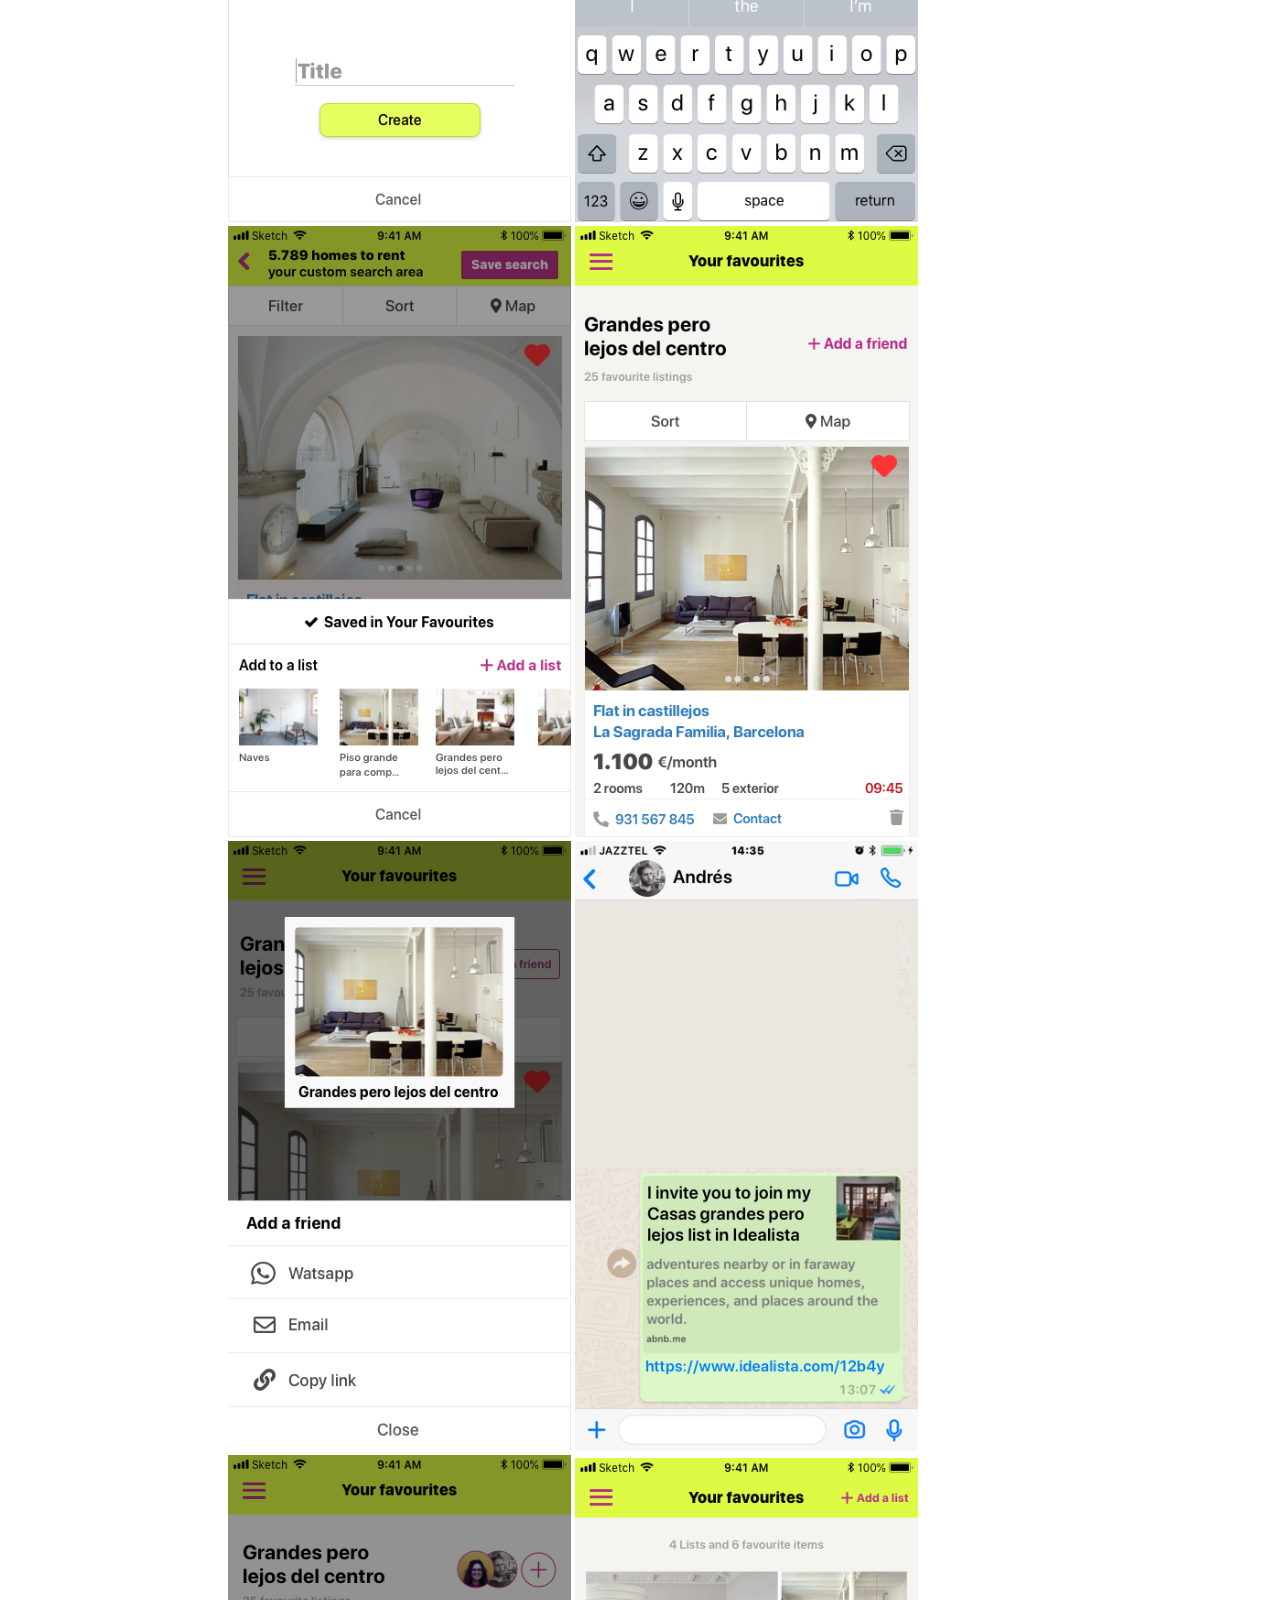
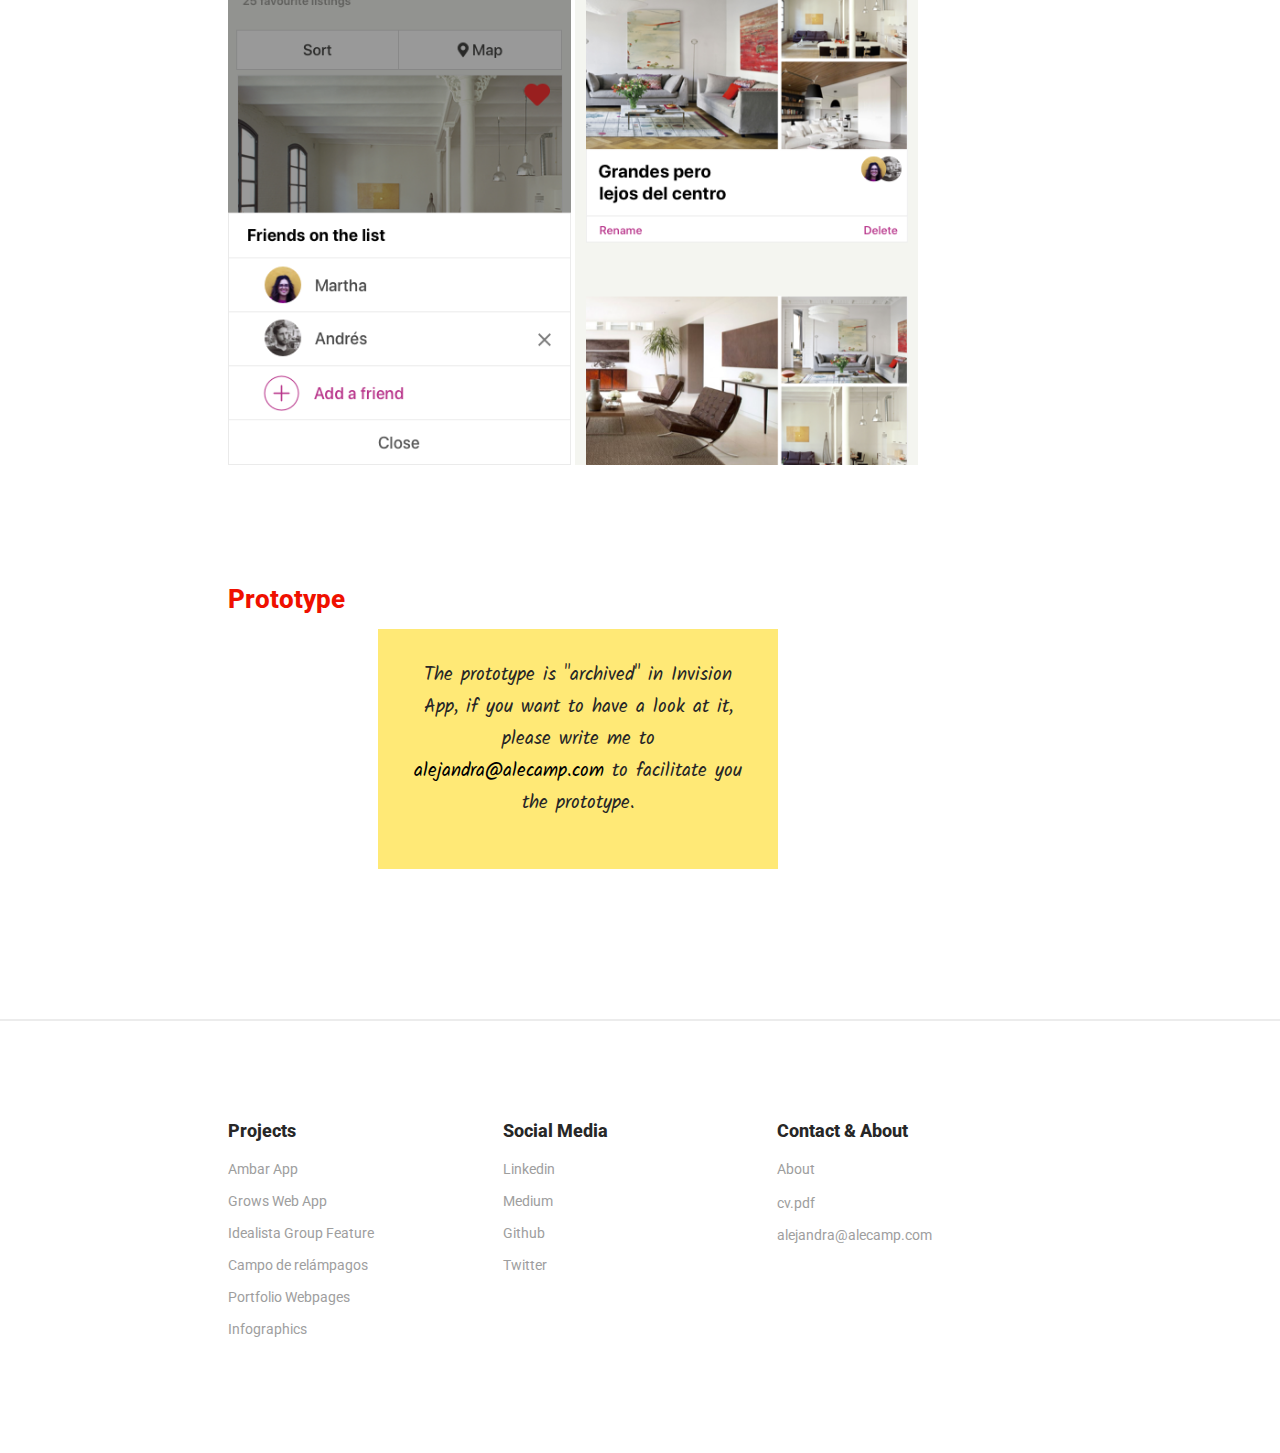
<file: add-a-feature-to-idealista-app/index.html>
<!doctype html>
<html>
  <head>
    <meta charset="utf-8">
    <!-- Always force latest IE rendering engine or request Chrome Frame -->
    <meta content="IE=edge,chrome=1" http-equiv="X-UA-Compatible">
    <!-- Use title if it's in the page YAML frontmatter -->
    <title>Alejandra Avilés UX Design</title>
    <script type="text/javascript" src="//cdnjs.cloudflare.com/ajax/libs/jquery/2.0.2/jquery.min.js"></script>
    <link rel="shortcut icon" href="images/favicon.ico" >
    <link rel="stylesheet" href="https://use.fontawesome.com/releases/v5.4.1/css/all.css" integrity="sha384-5sAR7xN1Nv6T6+dT2mhtzEpVJvfS3NScPQTrOxhwjIuvcA67KV2R5Jz6kr4abQsz" crossorigin="anonymous">
    <link href="https://fonts.googleapis.com/css?family=Roboto:400,500,700,900" rel="stylesheet">
    <link href="https://fonts.googleapis.com/css?family=Roboto+Slab" rel="stylesheet">
    <link href="https://fonts.googleapis.com/css?family=Crimson+Text:400,700" rel="stylesheet">
    <link href="https://fonts.googleapis.com/css?family=Kalam" rel="stylesheet">
    <link href="/stylesheets/screen.css" media="screen" rel="stylesheet" type="text/css" />
  </head>
  <body class="add-a-feature-to-idealista-app add-a-feature-to-idealista-app_index">
    <div class="nav">
  <div class="logo">
    <a href="/"><h5>Alejandra Avilés</h5></a>
  </div>
    <a id="projects" href="/projects">Projects</a>
    <a id="about" href="/about">About</a>
    <a target="cv" href="/documents/alejandra-aviles-cv.pdf">CV</a>
  <div class="social-media">
    <a target="linkedin" href="https://www.linkedin.com/in/alejandra-aviles/"><i class="fab fa-linkedin-in"></i></a>
    <a target="medium" href="https://medium.com/@alecamp"><i class="fab fa-medium-m"></i></a>
    <a target="github" href="https://github.com/alejandra-aviles"><i class="fab fa-github-alt"></i></a>
    <a target="twitter" href="https://twitter.com/alealecamp"><i class="fab fa-twitter"></i></a>
  </div>
  <div class="contact">
    <a href="mailto:alejandra@alecamp.com">alejandra@alecamp.com</a>
  </div>
</div>
<main>
  <div class="section-center">
    <h1>Add a Feature<br></h1>
    <p>Group Search Feature to<br>
    Idealista App (<a href="https://www.idealista.com/">idealista.com</a>)<br>
    ADD A FEATURE PROJECT @ironhack</p>
    <section>
      <img width="100%" src="/images/add-a-feature/portada.png" />
    </section>
    <p>Being able to share a task between more than one person, is an inceasingly social way of interacting online. Particullary when you want to share a desition making process, like choosing your house between persons that are not in the same city or that don't have the same schedules.<p>
    <p>I've enjoy adding this feature, I visited users house in the middle of a moving and listen to their experience of searching house, I liked working close to users of idealista app, the main platform for searching houses in spain.</p>
    <p>Have a look at this project ⇣</p>
  </div>
  <article>
    <h1>⚡ UX Process</h1>
    <section>
      <h2>Task</h2>
      <div class="quote">
        <p>You will be developing a new feature for an existing app based on an area of functionality to explore. Your work will culminate in a high-fidelity prototype that reflects your best path forward based on research, iteration, and testing. For apps that have both Android and iOS implementations, you may choose either platform.</p>
        <p>Individual Project / 4 days class</p>
      </div>
    </section>
    <section>
      <h2>Overview</h2>
      <p>Idealista is the most use site in Spain for searching houses. At the moment only support individual searching. Is needed a group search so groups can share their search and be feeding the same favorite list.</p>
      <p>For implement the changes I had to respect the current design and UI elements of the app. I started my process making observations of the current app of idealista, then I made Research planning and Project Planning. The main contact with users was trought user interviews (4) with persons that are currently searching a house, I also ask them to use the app and observe how they did it.</p>
    </section>
    <section>
      <h2>Research Planning</h2>
      <div class="sub-section">
        <h3>What do I want to find out?</h3>
        <p>● The current structure, navigation, and design of idealista
        <br>Method: My observations and notes</p>
        <p>● How people currently use the website and the app?
        <br>Method: Usability test</p>
        <p>● Why stakeholders would find it a valuable feature to add.
        <br>Method: persona, problem statement</p>
        <p>● If people prefer to use mobile, desktop or both, when searching house
        <br>Method: User interviews</p>
        <p>● In what scenario they would need to use the feature.
        <br>Method: Scenarios</p>
        <p>● Are there are other apps that offer this feature and how they do it
        <br>Method: Benchmarking / Competitive analysis</p>
        <h3>Who from?</h3>
        <p>People that is familiar with idealista website (Spian).</p>
        <p>Foreigners living in Barcelona, implying they have look for house at some point in the past.</p>
        <p>People that have look for house at any point in their life.</p>
      </div>
    </section>
    <section>
      <h2>Project Planning</h2>
      <h3>⌛ How much time do I have?</h3>
      <p>4 Days (whole project)</p>
      <img src="/images/add-a-feature/kanvan.png" />
      <figcaption>Kanvan</figcaption>
    </section>
    <section>
      <h2>Recorded Usability Test</h2>
      <figure>
        <img width="19%" src="/images/add-a-feature/valentina-test/1.png" />
        <img width="19%" src="/images/add-a-feature/valentina-test/2.png" />
        <img width="19%" src="/images/add-a-feature/valentina-test/4.png" />
        <img width="19%" src="/images/add-a-feature/valentina-test/5.png" />
        <img width="19%" src="/images/add-a-feature/valentina-test/6.png" />
        <figcaption>Habitaclia another App for searching houses in spain, either have group share search.</figcaption>
      </figure>
    </section>
    <section>
      <div class="slider-wrapper">
        <div id="main-slider-2" class="slider">
          <img width="40%" src="/images/add-a-feature/diego-test/1.png" />
          <img width="40%" src="/images/add-a-feature/diego-test/2.png" />
          <img width="40%" src="/images/add-a-feature/diego-test/3.png" />
          <img width="40%" src="/images/add-a-feature/diego-test/4.png" />
          <img width="40%" src="/images/add-a-feature/diego-test/5.png" />
        </div>
      </div>
      <h6>This is a slide, click image to go next.</h6>
    </section>
    <section>
      <h2>User Interviews</h2>
      <p><em>In what scenario users would need a group search feature?</em></p>
      <p>I wanted to identify in what situations this feature would be needed, so I've made 4 user interviews. I went to the houses of this persons and speak with them in the middle of their process of moving appartment. I wanted to sense when they would need a group feature. I also was open to listen to their complaints and observe what other apps they were using to finding a house.</p>
      <figure>
        <img width="50%" src="/images/add-a-feature/hans.jpg" />
        <figcaption>Hans preparing to move house</figcaption>
      </figure>
    </section>
    <section>
      <div class="highlight">
        <p>❝ In Barcelona rents are too expensive to live on your own, so you will find out it’s very common to be looking for house between more than one person ❞</p>
        <figcaption>User Interview insight</figcaption>
      </div>
    </section>
    <section>
      <h3>User Interviews summary</h3>
      <div class="quote">
        <p><b>Valentina</b> is in an stable relation with <b>Carlos</b>, so they decided to finally move together. During the interview I notice Valentina had a long scroll page to admin all her favorites. She told me she have marked more than 40 favorite houses but at the moment there's no way to organize her favorites into groups. She would love to have a <b>syncronize list of favorites</b> with Carlos.</p>
      </div>
      <div class="quote">
        <p><b>Hans</b> and <b>Juan</b> are living together as a couple. In the past, they found a good deal in a flat in the center of town, but now, the landlords have double up the rent. The owner give them a deadline before the new price is apply. They are now in an urgency, but they have <b>different working schedules</b> wich make it more complicated to organize the search.</p>
      </div>
      <div class="quote">
        <p><b>Paco</b>, <b>Patricio</b> and <b>Marcos</b>, are looking to rent a studio. The search was under the account of Paco. When they see each other, they share and comment their favorite options. Paco share options to the other guys using whatsapp. Paco found out he had to do most of the work. Having all the info in his account made him <b>more responsible of the search than the others</b>.</p>
      </div>
      <div class="quote">
        <p><b>Diego</b> is looking for an apartment because two of his best friends <b>Alex</b> and <b>Fede</b> are moving to Barcelona. To organize the search in distance <b>Diego had to give his username and password to Alex and Fede</b>, so the 3 of them can access and mark as favorite the flats and make a group decision.</p>
      </div>
    </section>
    <section>
      <figure>
        <img src="/images/add-a-feature/valentina.jpg" />
        <figcaption>For the User Interview I went to the house of Valentina in the middle of her moving.</figcaption>
      </figure>
    </section>
    <section>
      <div class="highlight">
        <h3>Key Insights</h3>
        <p>❤ Favorites is the most used section of the app, here is where the desition making process happen</p>
        <p>☯ They want something all agree and like</p>
        <p>⚖ They want to share responsibility of the search</p>
      </div>
    </section>
    <section>
      <div class="note">
        <p>My research lead me to work as well with the section of FAVOURITES, so I add another feature: <b>Create list feature</b>, so users can organize their favourites list, into smaller list (and prevent having a 40 item long scroll unorganizable list).</p>
      </div>
    </section>
    <section>
      <h2>Persona(s)</h2>
      <img src="/images/add-a-feature/persona.jpg" />
    </section>
    <section>
      <h2>Problem Statement</h2>
      <div class="highlight">
        <p>Couples and groups who are looking to rent a house need a way to share their search and synchronize their favorites because at the moment the apps for searching houses only support individual search.</p>
      </div>
    </section>
    <section>
      <h2>Paper Prototype & Design itinerations</h2>
      <div class="slider-wrapper">
        <div id="main-slider-2" class="slider">
          <img src="/images/add-a-feature/itinerations/1.jpg" />
          <img src="/images/add-a-feature/itinerations/2.jpg" />
          <img src="/images/add-a-feature/itinerations/3.jpg" />
          <img src="/images/add-a-feature/itinerations/4.jpg" />
        </div>
      </div>
      <figcaption>Notice this is a slide, click image to go next</figcaption>
    </section>
    <section>
      <h2>Hi fidelity Screens</h2>
      <img width="49%" src="/images/add-a-feature/screens/1.png" />
      <img width="49%" src="/images/add-a-feature/screens/2.png" />
      <img width="49%" src="/images/add-a-feature/screens/3.png" />
      <img width="49%" src="/images/add-a-feature/screens/4.png" />
      <img width="49%" src="/images/add-a-feature/screens/5.png" />
      <img width="49%" src="/images/add-a-feature/screens/6.png" />
      <img width="49%" src="/images/add-a-feature/screens/7.png" />
      <img width="49%" src="/images/add-a-feature/screens/8.png" />
    </section>
    <section>
      <h2>Prototype</h2>
      <div class="note">
        <p>The prototype is "archived" in Invision App, if you want to have a look at it, please write me to <a href="mailto:alejandra@alecamp.com">alejandra@alecamp.com</a> to facilitate you the prototype.</p>
      </div>
    </section>
  </article>
</main>


<!-- Draft -->
<!-- <p>During the interview I notice Valentina had a long scroll page to admin all her favorites. She told me she have marked more than 40 favorite houses but at the moment there's no a way to organize her favorites into groups. I asked her to write the groups she would be ordering her list of favorites in case she can make groups of favorites.</p>
<img width="30%" src="/images/add-a-feature/valentina-groups.png" />
<p>This are the groups Valentina would idealy make, and later on I consider this in the prototype.</p> -->
<!-- <section>
      <h2>Hi fidelity Prototype</h2>
      <div class="btn">
        <a target="survey" href="https://invis.io/N7O02YZ9HEK#/319365697_1">Invision Prototype</a>
      </div>
    </section>
 -->
<!-- <a target="prototype" href="https://invis.io/N7O02YZ9HEK#/319365697_1"><img width="150px" src="/images/add-a-feature/prototype.png" /></a>
<h6>Invision Prototype</h6> -->

    <script src="/javascripts/application.js" type="text/javascript"></script>
    <footer>
        <main>
  <div class="columns">
    <div class="col col-4">
      <h3>Projects</h3>
      <a class="item" href="/ambar">
        Ambar App
      </a>
      <a href="/grows" class="item">
        Grows Web App
      </a>
      <a href="/add-a-feature-to-idealista-app" class="item">
        Idealista Group Feature
      </a>
      <a href="/online-magazine" class="item">
        Campo de relámpagos
      </a>
      <a href="/portfolio-websites" class="item">
        Portfolio Webpages
      </a>
      <a href="/infographics-design" class="item">
        Infographics
      </a>
    </div>
    <div class="col col-4">
      <h3>Social Media</h3>
      <a target="linkedin" href="https://www.linkedin.com/in/alejandra-aviles/" class="item" >
        Linkedin
      </a>
      <a target="medium" href="https://medium.com/@alecamp" class="item">
        Medium
      </a>
      <a target="github" href="https://github.com/alejandra-aviles" class="item">
        Github
      </a>
      <a target="twitter" href="https://twitter.com/alealecamp" class="item">
        Twitter
      </a>
    </div>
    <div class="col col-4">
      <h3>Contact & About</h3>
      <a href="/about" class="item">About</a>
      <a target="cv" href="/documents/alejandra-aviles-cv.pdf"><i class="far fa-file-pdf"></i> cv.pdf</a>
      <a href="mailto:alejandra@alecamp.com" class="item">alejandra@alecamp.com</a>
    </div>
  </div>
</main>



    </footer>
  </body>
</html>
</file>
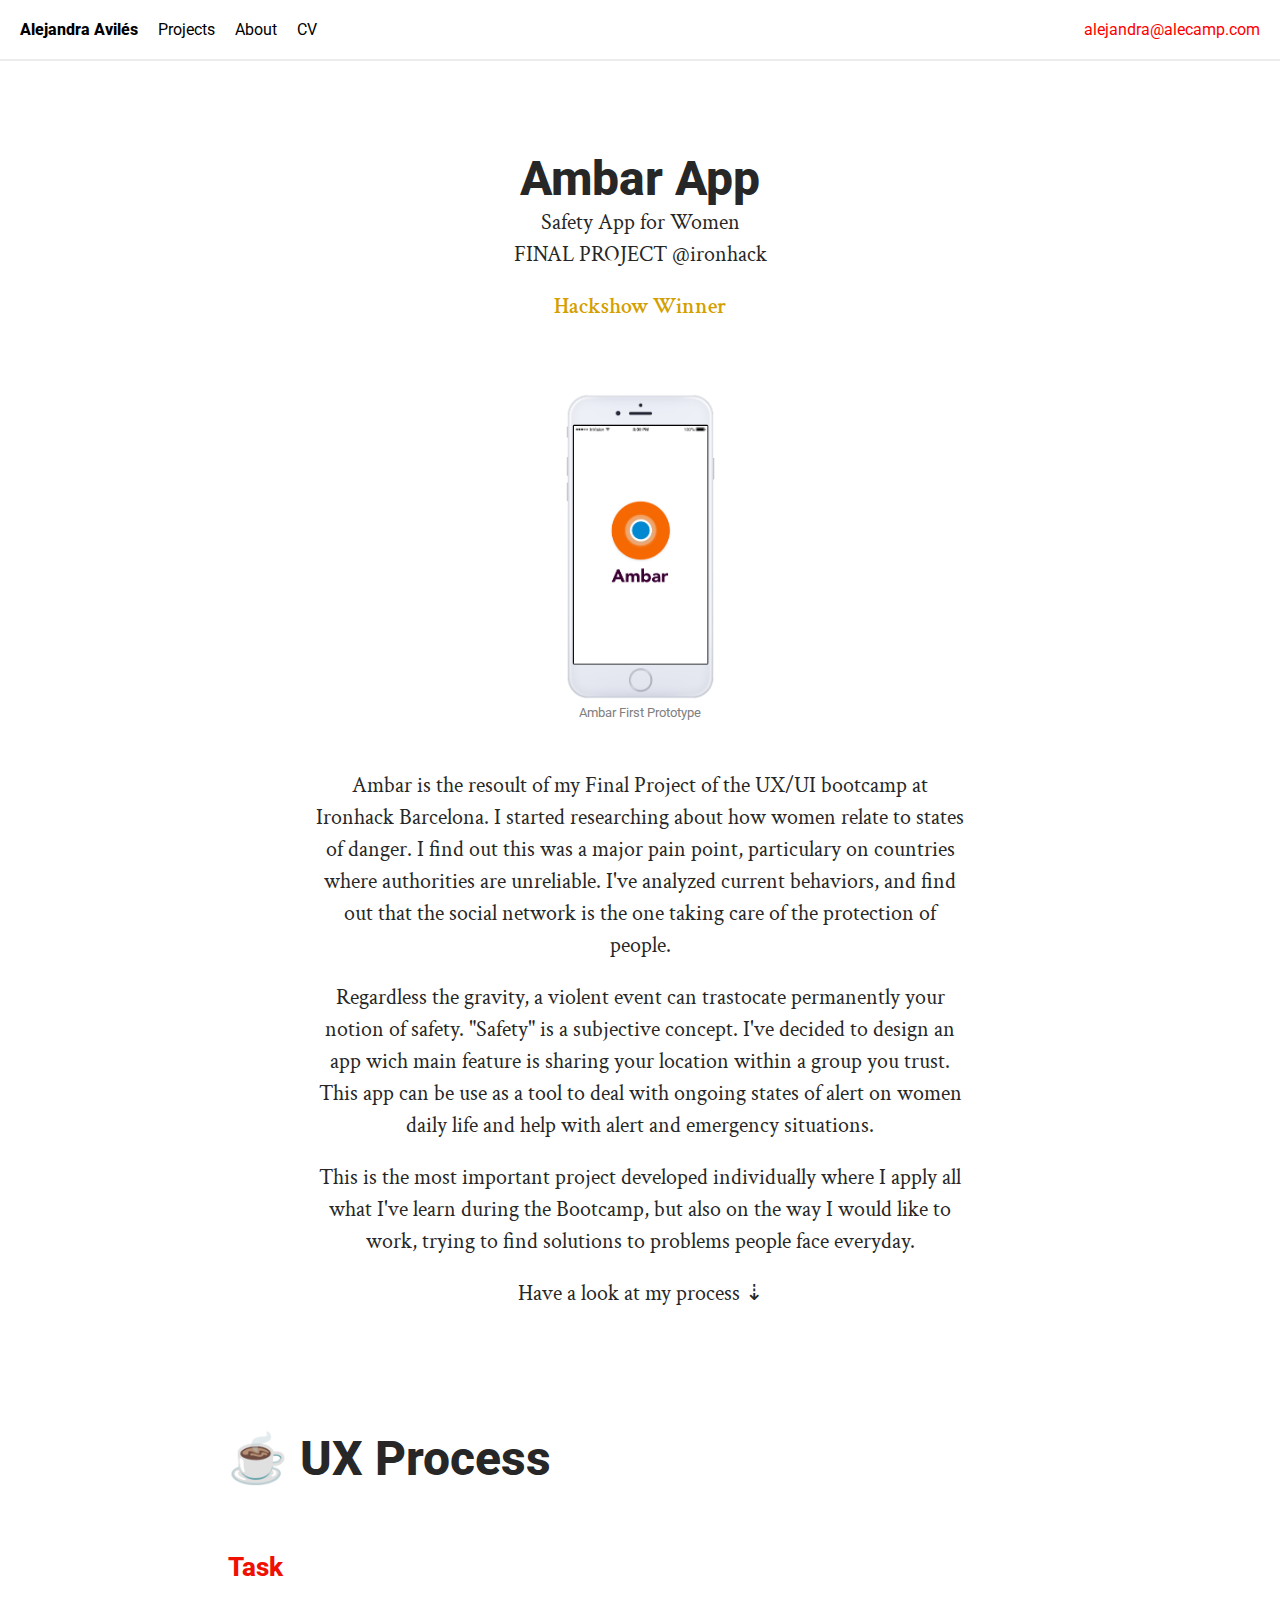
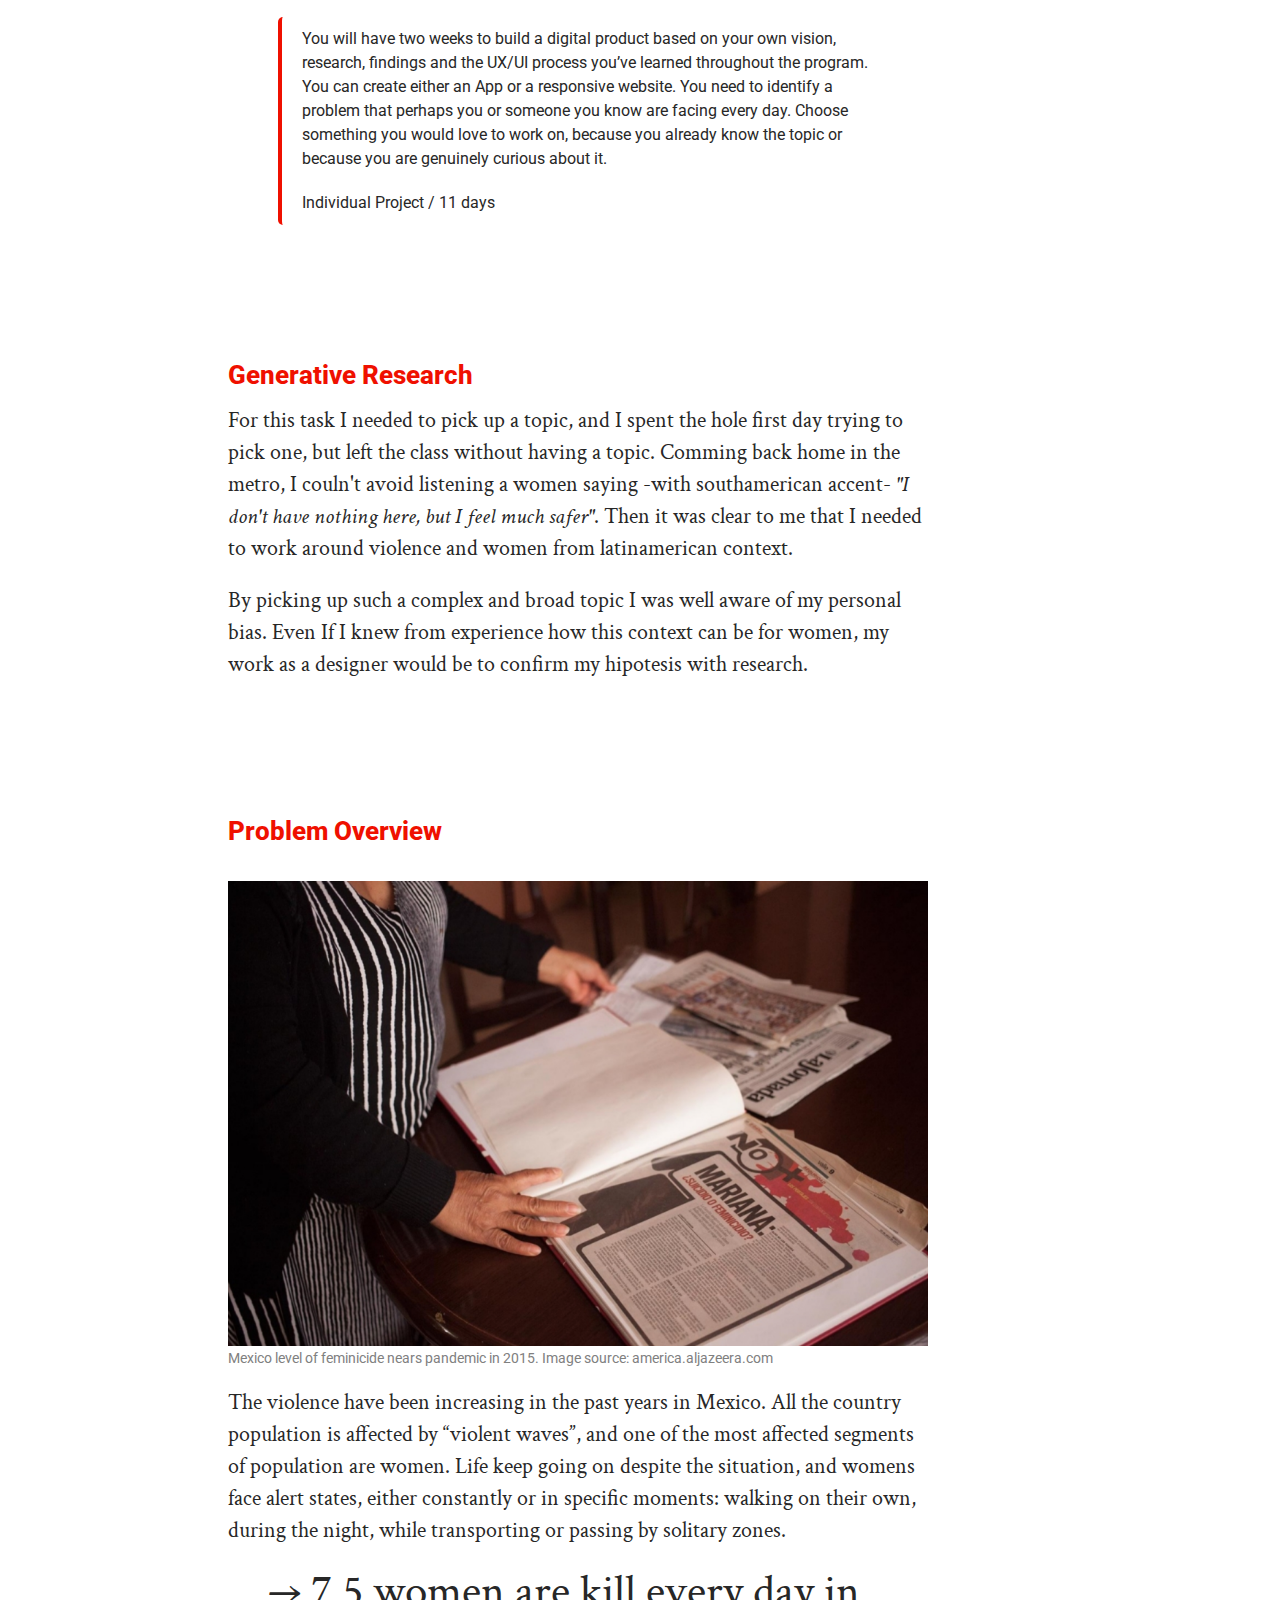
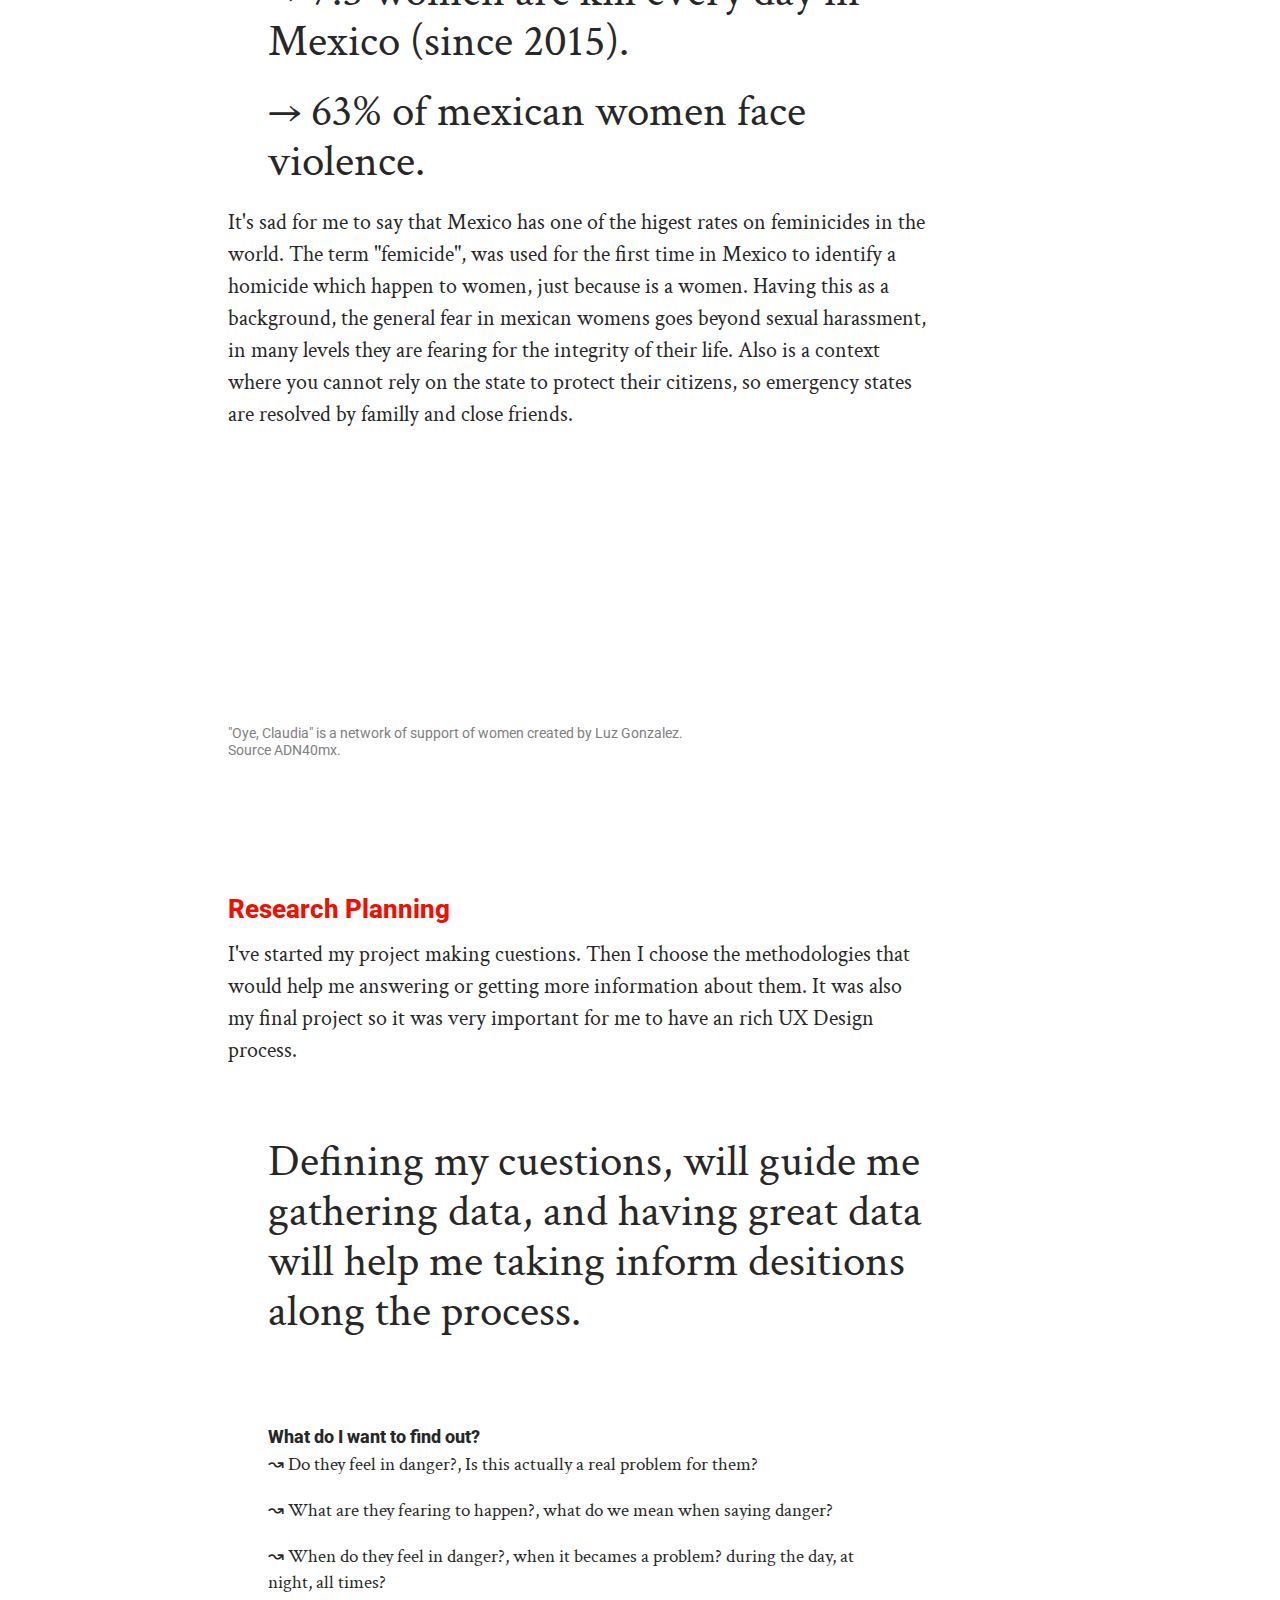
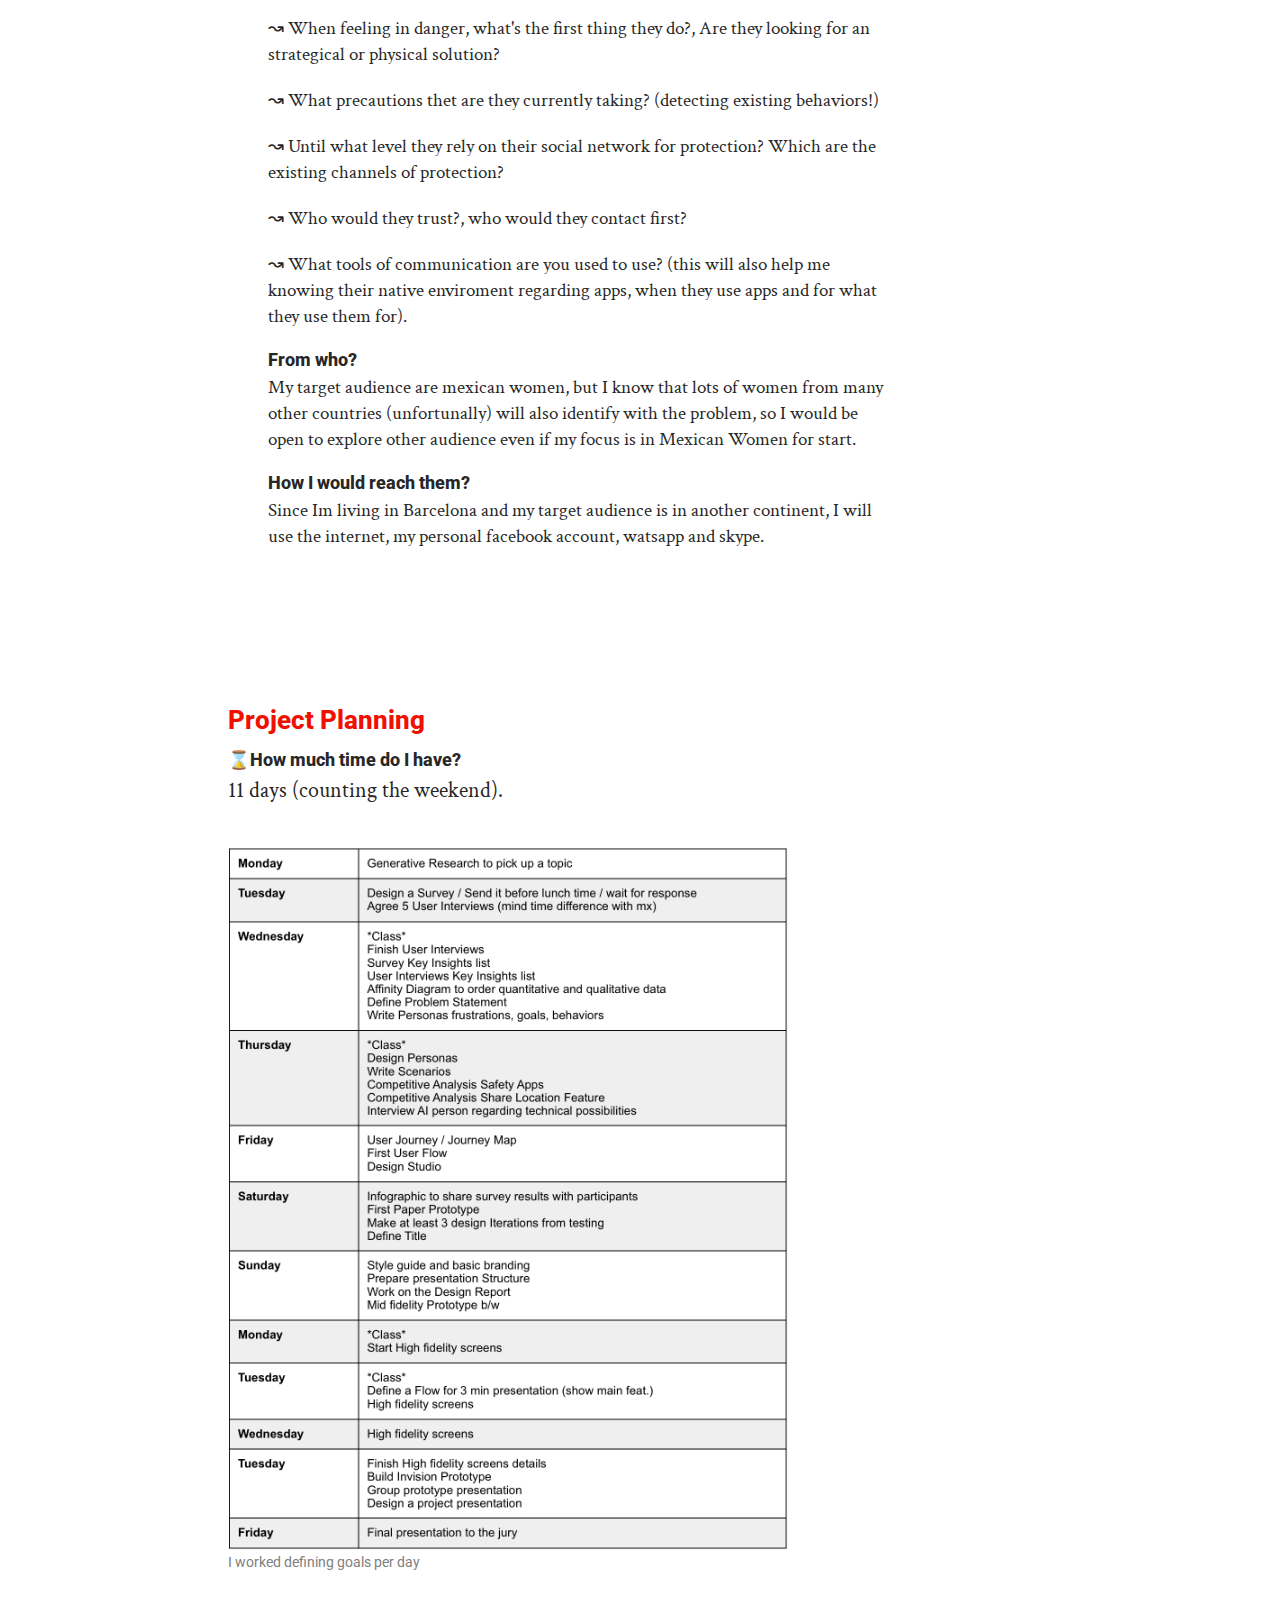
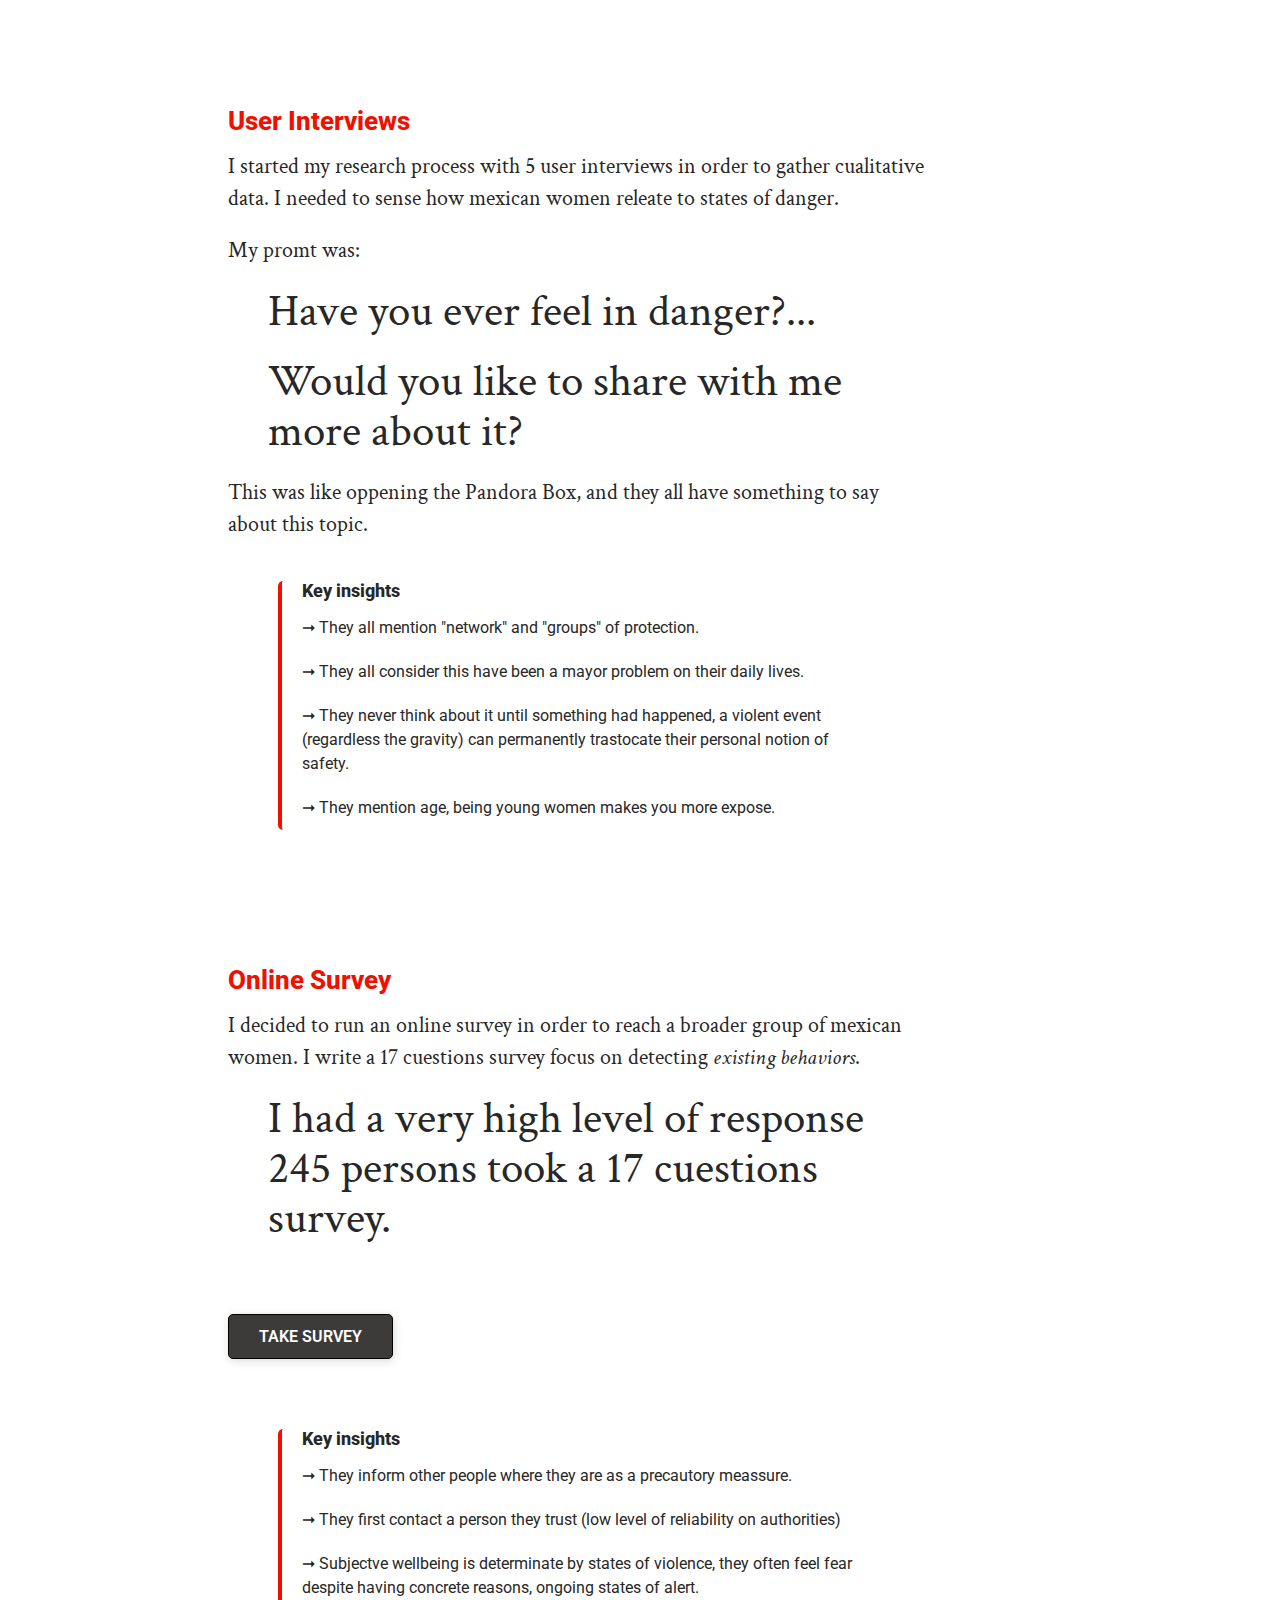
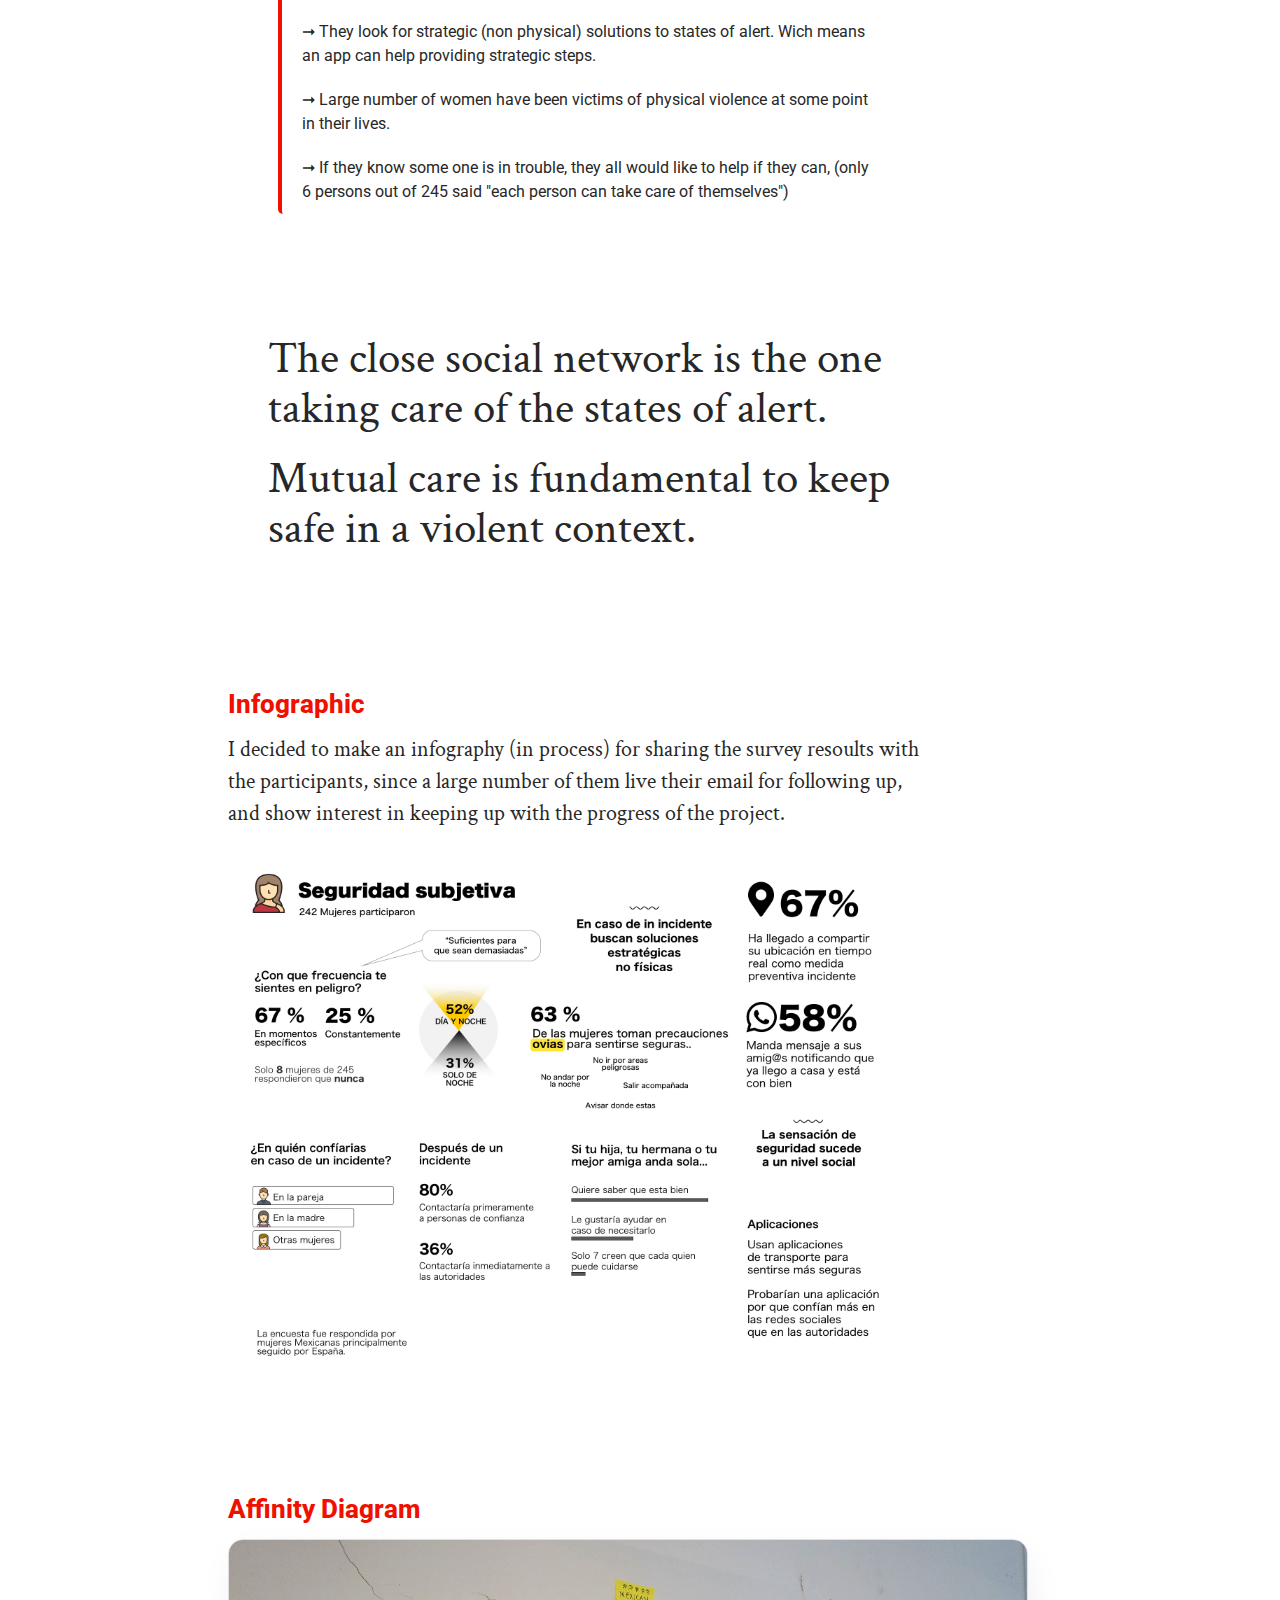
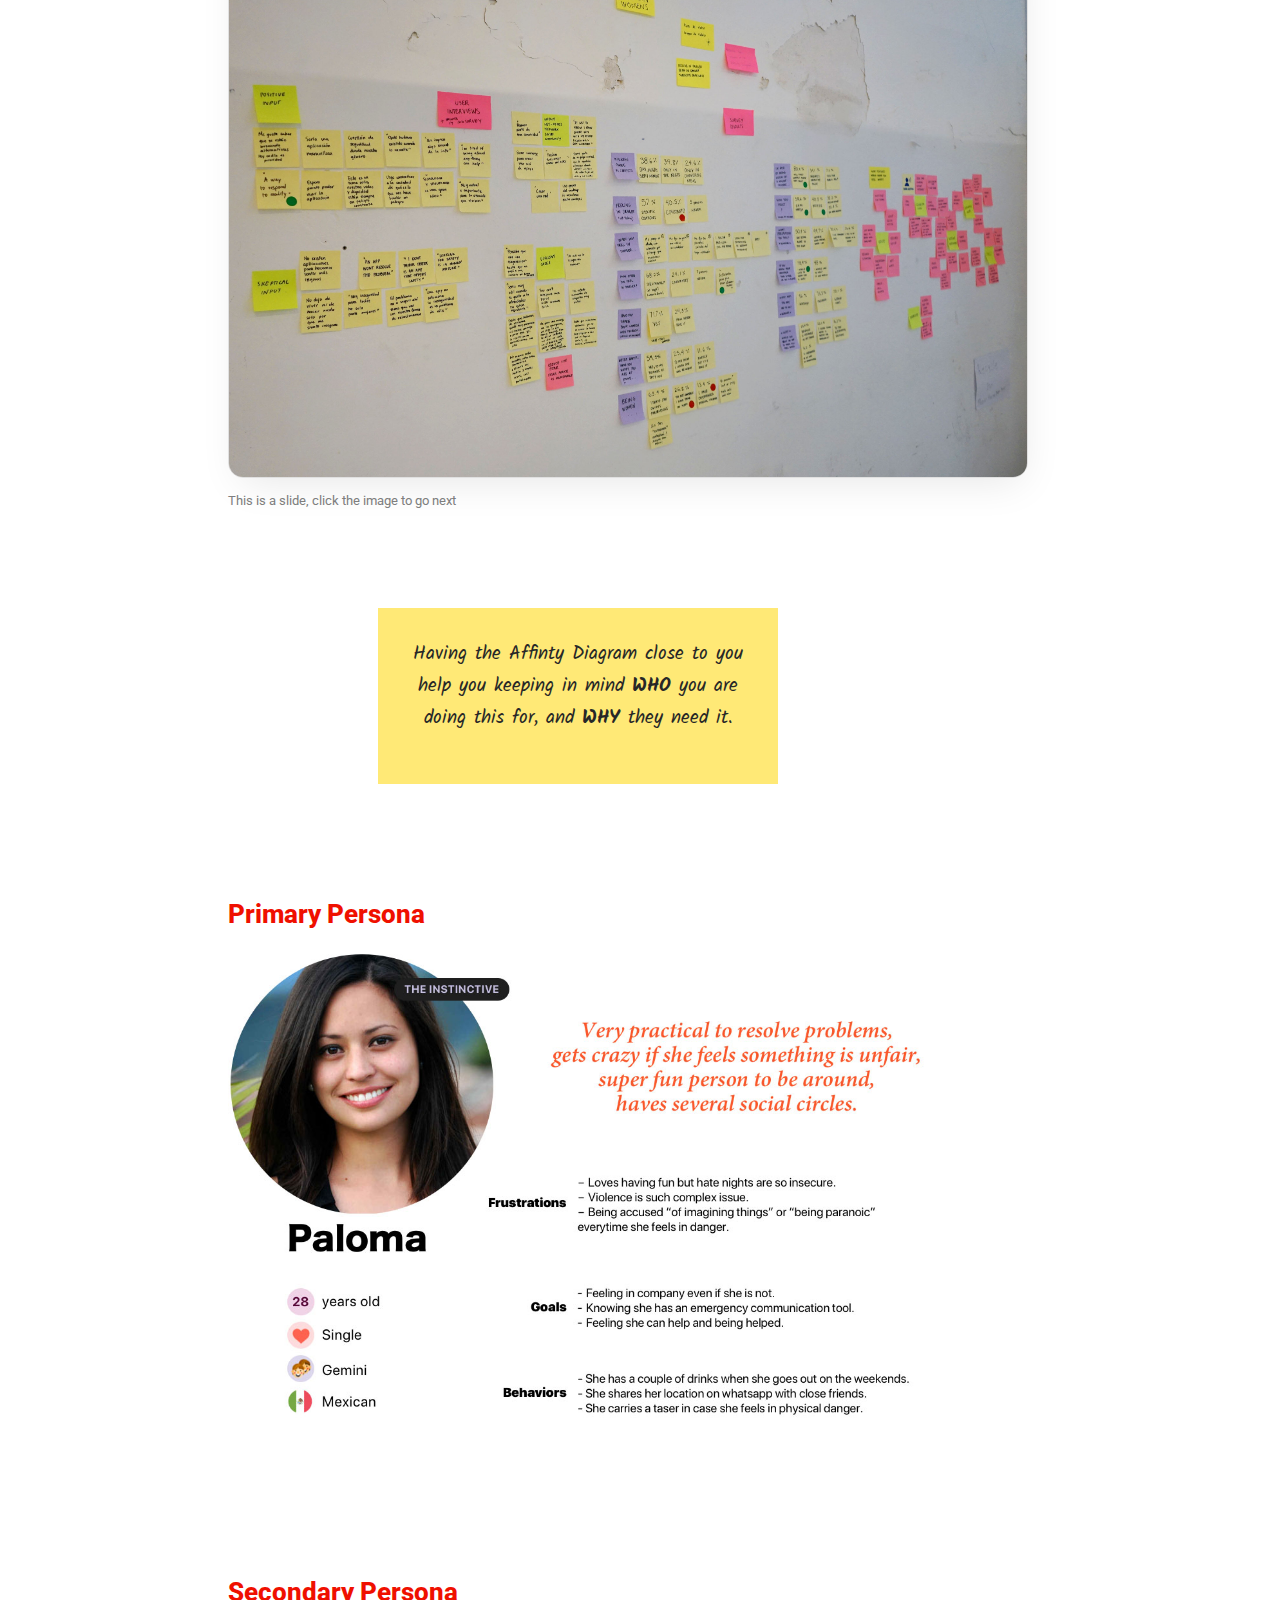
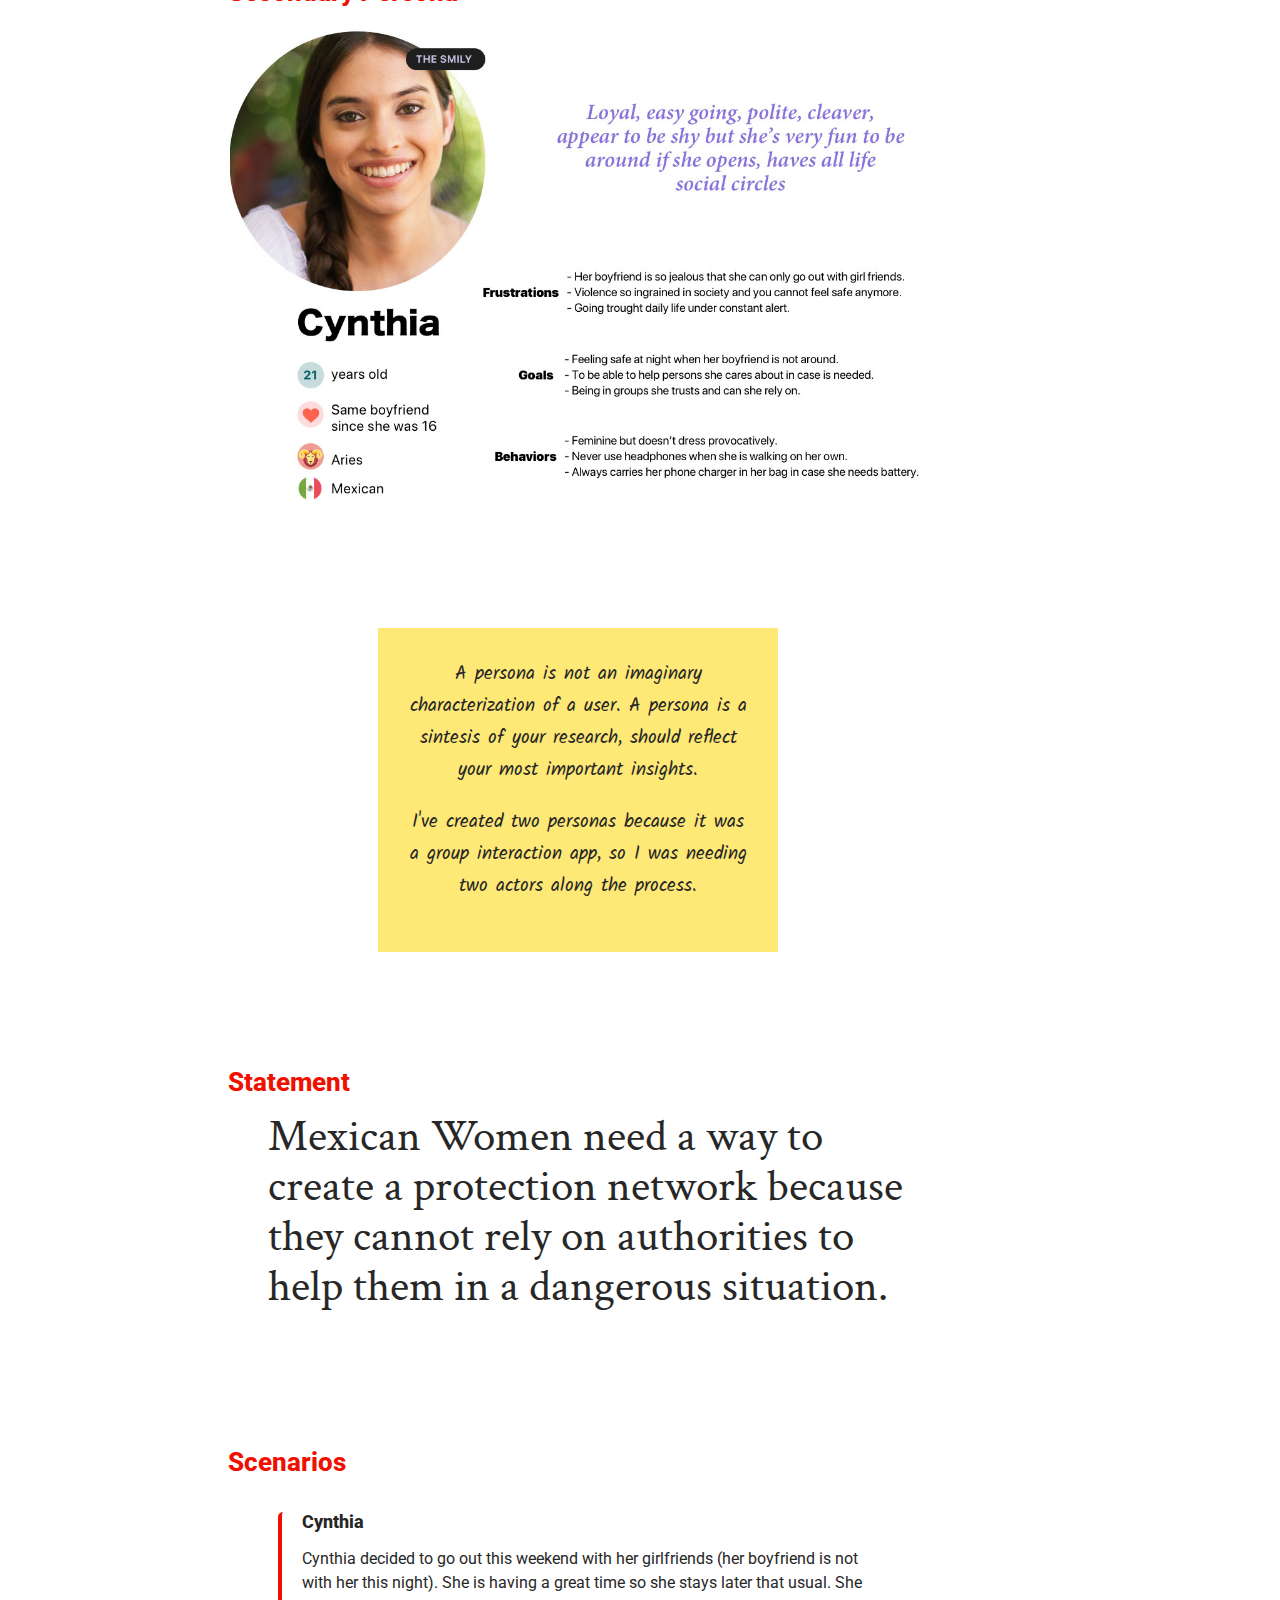
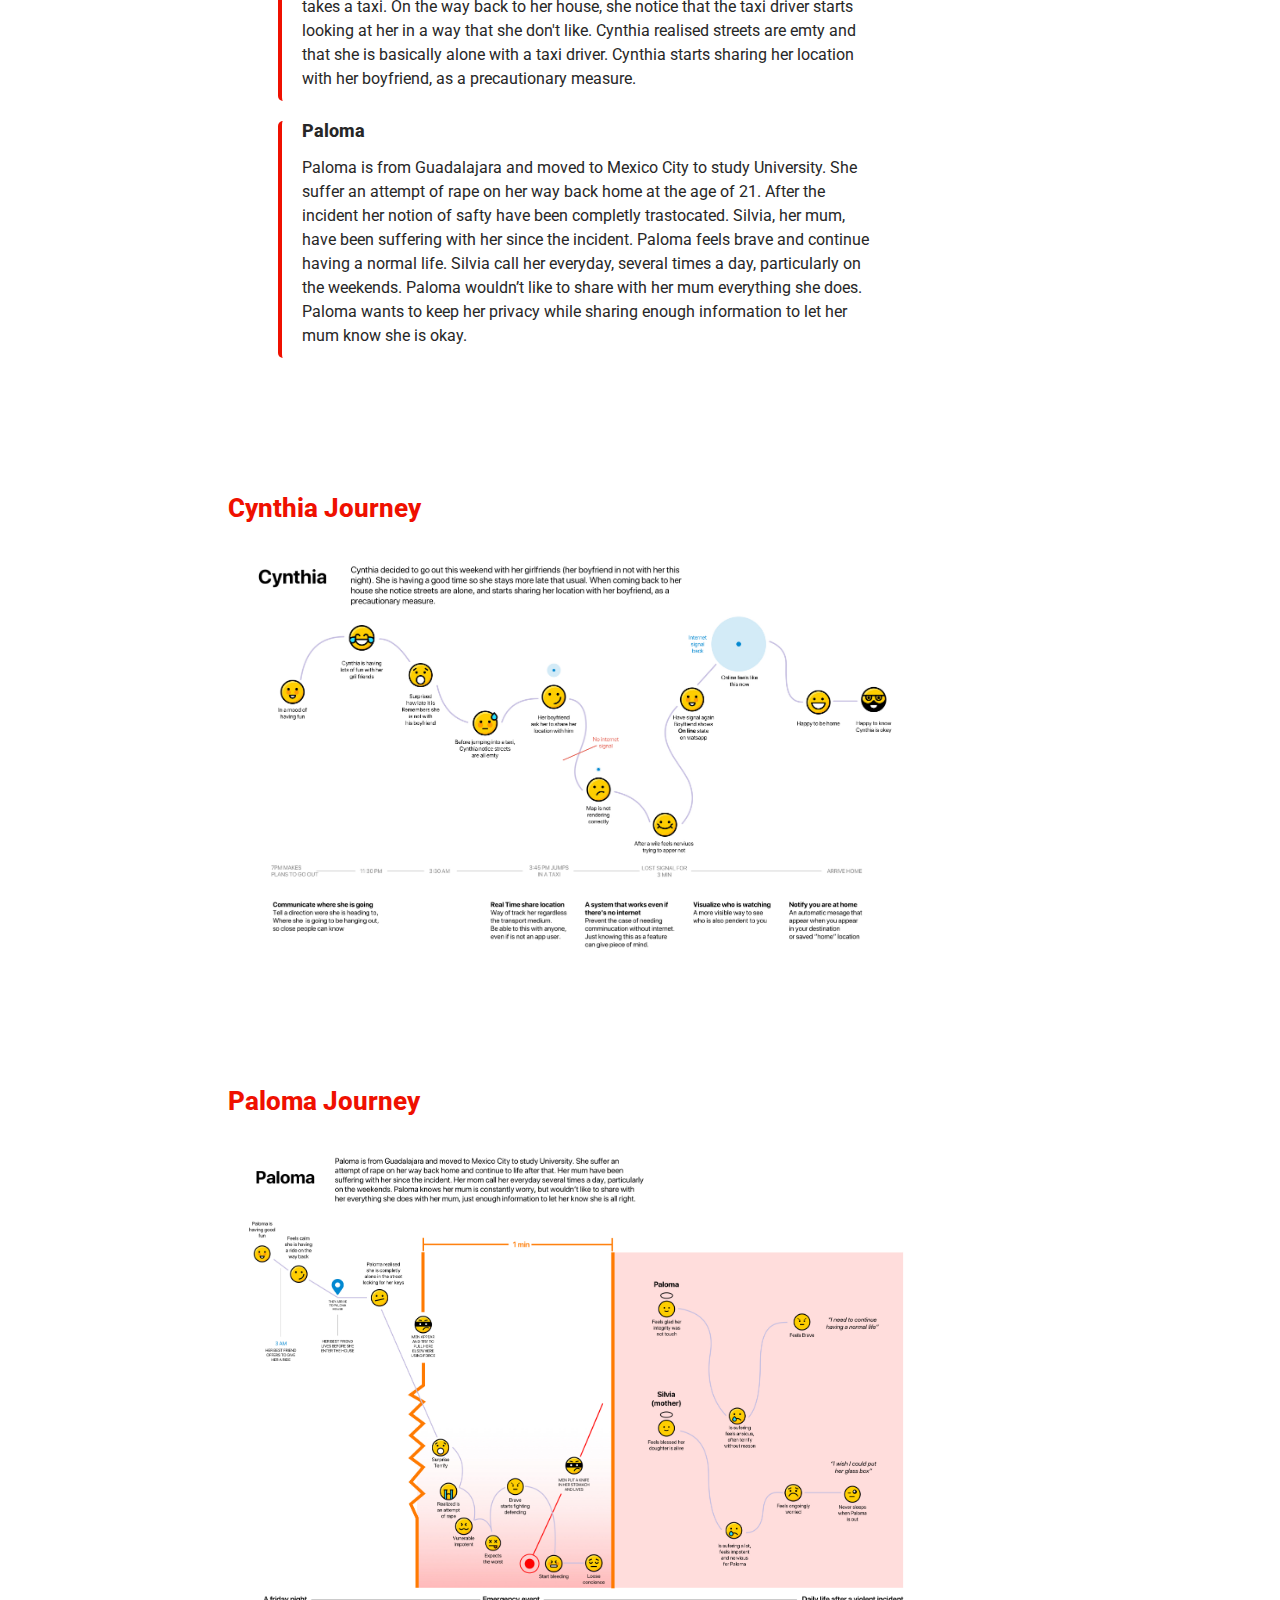
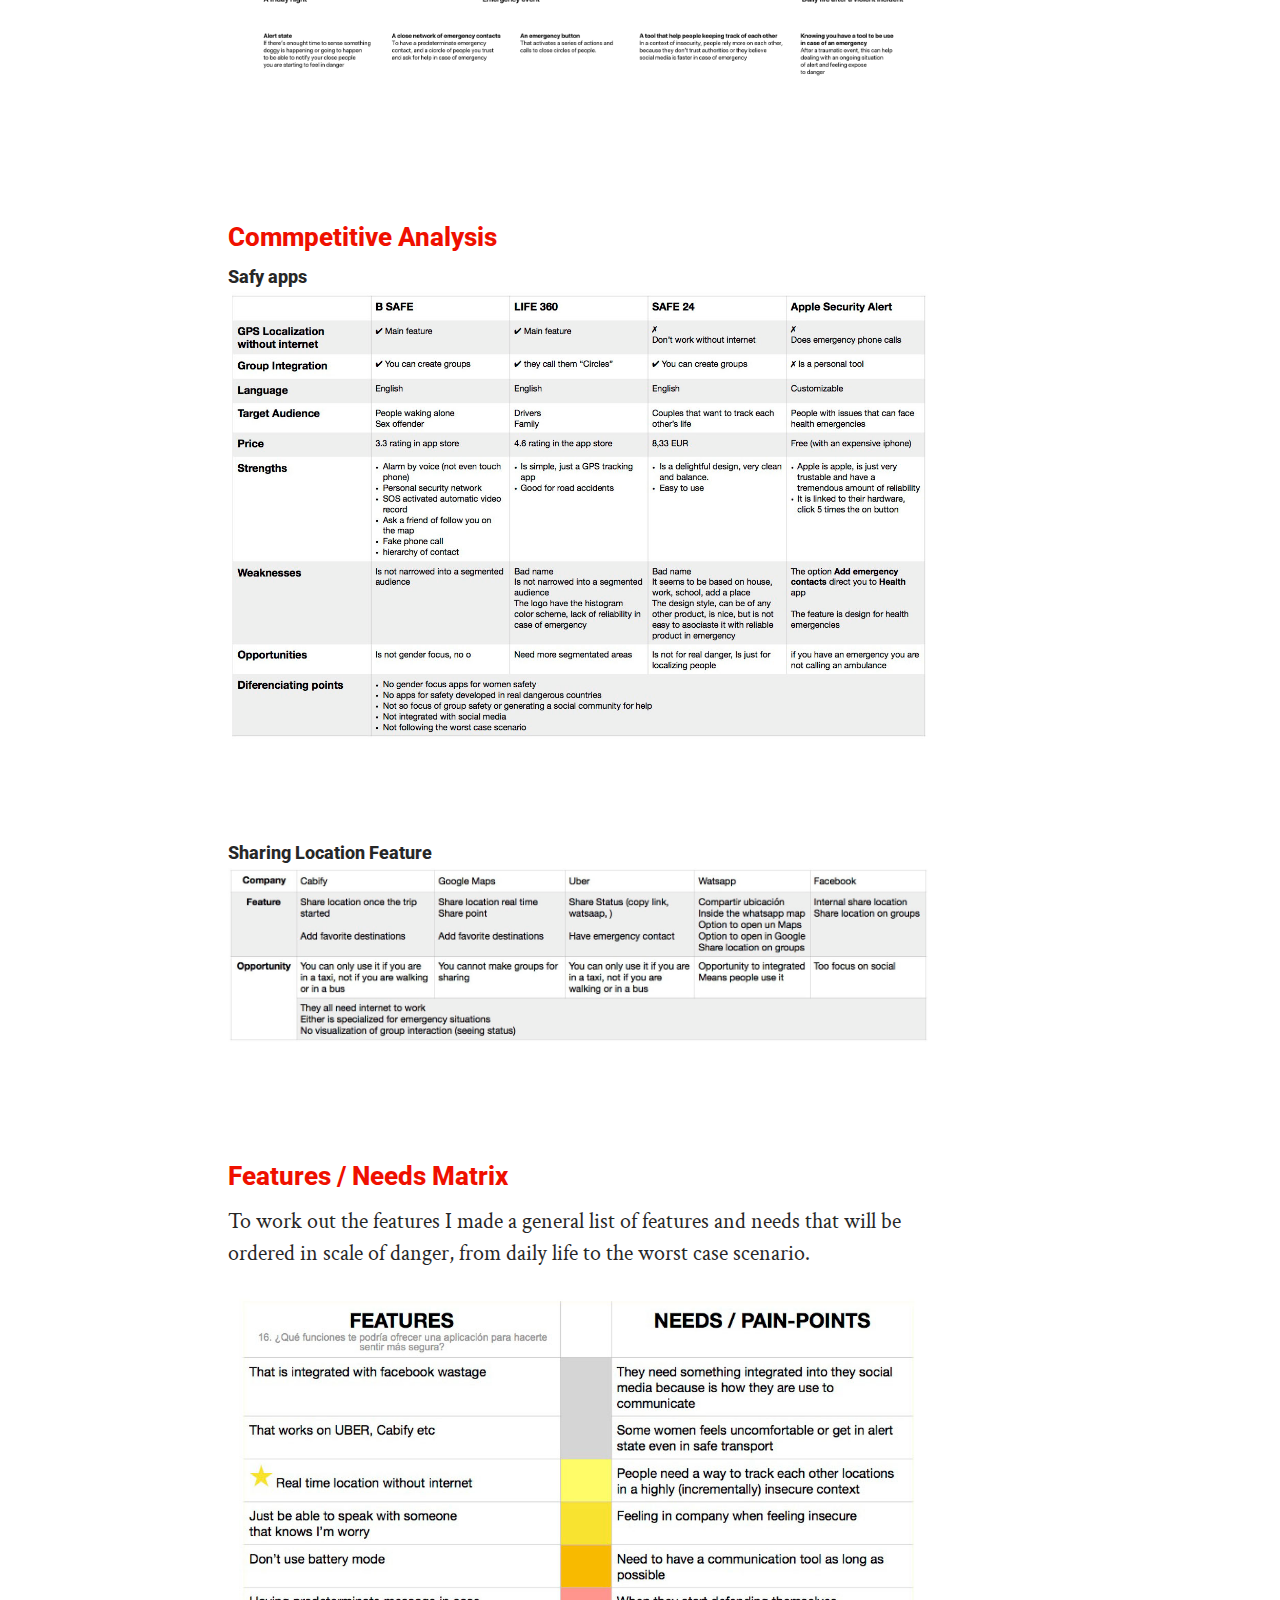
<file: ambar/index.html>
<!doctype html>
<html>
  <head>
    <meta charset="utf-8">
    <!-- Always force latest IE rendering engine or request Chrome Frame -->
    <meta content="IE=edge,chrome=1" http-equiv="X-UA-Compatible">
    <!-- Use title if it's in the page YAML frontmatter -->
    <title>Alejandra Avilés UX Design</title>
    <script type="text/javascript" src="//cdnjs.cloudflare.com/ajax/libs/jquery/2.0.2/jquery.min.js"></script>
    <link rel="shortcut icon" href="images/favicon.ico" >
    <link rel="stylesheet" href="https://use.fontawesome.com/releases/v5.4.1/css/all.css" integrity="sha384-5sAR7xN1Nv6T6+dT2mhtzEpVJvfS3NScPQTrOxhwjIuvcA67KV2R5Jz6kr4abQsz" crossorigin="anonymous">
    <link href="https://fonts.googleapis.com/css?family=Roboto:400,500,700,900" rel="stylesheet">
    <link href="https://fonts.googleapis.com/css?family=Roboto+Slab" rel="stylesheet">
    <link href="https://fonts.googleapis.com/css?family=Crimson+Text:400,700" rel="stylesheet">
    <link href="https://fonts.googleapis.com/css?family=Kalam" rel="stylesheet">
    <link href="/stylesheets/screen.css" media="screen" rel="stylesheet" type="text/css" />
  </head>
  <body class="ambar ambar_index">
    <div class="nav">
  <div class="logo">
    <a href="/"><h5>Alejandra Avilés</h5></a>
  </div>
    <a id="projects" href="/projects">Projects</a>
    <a id="about" href="/about">About</a>
    <a target="cv" href="/documents/alejandra-aviles-cv.pdf">CV</a>
  <div class="social-media">
    <a target="linkedin" href="https://www.linkedin.com/in/alejandra-aviles/"><i class="fab fa-linkedin-in"></i></a>
    <a target="medium" href="https://medium.com/@alecamp"><i class="fab fa-medium-m"></i></a>
    <a target="github" href="https://github.com/alejandra-aviles"><i class="fab fa-github-alt"></i></a>
    <a target="twitter" href="https://twitter.com/alealecamp"><i class="fab fa-twitter"></i></a>
  </div>
  <div class="contact">
    <a href="mailto:alejandra@alecamp.com">alejandra@alecamp.com</a>
  </div>
</div>
<main>
  <div class="section-center">
    <h1>Ambar App</h1>
    <p>Safety App for Women<br>
    FINAL PROJECT @ironhack</p>
    <div class="award">
      <p><i class="fas fa-award"></i> Hackshow Winner</p>
    </div>
    <section>
      <a target="ambar-protoype" href="https://invis.io/TSONYQNA9VW"><img width="150px" src="/images/ambar/prototype.png" /></a>
      <h6>Ambar First Prototype</h6>
    <!-- </section>
      <img width="30%" src="/images/ambar/onboarding-1.jpg" />
      <img width="30%" src="/images/ambar/onboarding-2.jpg" />
      <img width="30%" src="/images/ambar/onboarding-3.jpg" />
    <section> -->
    </section>
    <p>Ambar is the resoult of my Final Project of the UX/UI bootcamp at Ironhack Barcelona. I started researching about how women relate to states of danger. I find out this was a major pain point, particulary on countries where authorities are unreliable. I've analyzed current behaviors, and find out that the social network is the one taking care of the protection of people.</p>
    <p>Regardless the gravity, a violent event can trastocate permanently your notion of safety. "Safety" is a subjective concept. I've decided to design an app wich main feature is sharing your location within a group you trust. This app can be use as a tool to deal with ongoing states of alert on women daily life and help with alert and emergency situations.</p>
    <p>This is the most important project developed individually where I apply all what I've learn during the Bootcamp, but also on the way I would like to work, trying to find solutions to problems people face everyday.</p>
    <p>Have a look at my process ⇣</p>
  </div>
  <article>
    <h1>☕ UX Process </h1>
    <section>
      <h2>Task</h2>
      <div class="quote">
        <p>You will have two weeks to build a digital product based on your own vision, research, findings and the UX/UI process you’ve learned throughout the program. You can create either an App or a responsive website. You need to identify a problem that perhaps you or someone you know are facing every day. Choose something you would love to work on, because you already know the topic or because you are genuinely curious about it.</p>
        <p>Individual Project / 11 days</p>
      </div>
    </section>
    <section>
      <h2>Generative Research</h2>
      <p>For this task I needed to pick up a topic, and I spent the hole first day trying to pick one, but left the class without having a topic. Comming back home in the metro, I couln't avoid listening a women saying -with southamerican accent- <em>"I don't have nothing here, but I feel much safer"</em>. Then it was clear to me that I needed to work around violence and women from latinamerican context.</p>
      <p>By picking up such a complex and broad topic I was well aware of my personal bias. Even If I knew from experience how this context can be for women, my work as a designer would be to confirm my hipotesis with research.</p>
    </section>
    <section>
      <h2>Problem Overview</h2>
      <figure>
        <img src="/images/ambar/intro-2.png" />
        <figcaption>Mexico level of feminicide nears pandemic in 2015. Image source: america.aljazeera.com</figcaption>
      </figure>
      <p>The violence have been increasing in the past years in Mexico. All the country population is affected by “violent waves”, and one of the most affected segments of population are women. Life keep going on despite the situation, and womens face alert states, either constantly or in specific moments: walking on their own, during the night, while transporting or passing by solitary zones.</p>
      <div class="highlight">
        <p>→ 7.5 women are kill every day in Mexico (since 2015).</p>
        <p>→ 63% of mexican women face violence.</p>
      </div>
      <p>It's sad for me to say that Mexico has one of the higest rates on feminicides in the world. The term "femicide", was used for the first time in Mexico to identify a homicide which happen to women, just because is a women. Having this as a background, the general fear in mexican womens goes beyond sexual harassment, in many levels they are fearing for the integrity of their life. Also is a context where you cannot rely on the state to protect their citizens, so emergency states are resolved by familly and close friends.</p>
      <figure>
        <iframe src="https://www.facebook.com/plugins/video.php?href=https%3A%2F%2Fwww.facebook.com%2FADN40mx%2Fvideos%2F278970409329659%2F&show_text=0&width=560" width="440" height="250" style="border:none;overflow:hidden" scrolling="no" frameborder="0" allowTransparency="true" allowFullScreen="true"></iframe>
        <figcaption>"Oye, Claudia" is a network of support of women created by Luz Gonzalez.<br>Source ADN40mx.</figcaption>
      </figure>
    </section>
    <section>
      <h2><i class="fas fa-glasses"></i> Research Planning</h2>
      <p>I've started my project making cuestions. Then I choose the methodologies that would help me answering or getting more information about them. It was also my final project so it was very important for me to have an rich UX Design process.</p>
      <section>
        <div class="highlight">
          <p>Defining my cuestions, will guide me gathering data, and having great data will help me taking inform desitions along the process.</p>
        </div>
      </section>
      <div class="sub-section">
        <h3>What do I want to find out?</h3>
        <p>↝ Do they feel in danger?, Is this actually a real problem for them? </p>
        <p>↝ What are they fearing to happen?, what do we mean when saying danger?</p>
        <p>↝ When do they feel in danger?, when it becames a problem? during the day, at night, all times?</p>
        <p>↝ When feeling in danger, what's the first thing they do?, Are they looking for an strategical or physical solution?</p>
        <p>↝ What precautions thet are they currently taking? (detecting existing behaviors!)</p>
        <p>↝ Until what level they rely on their social network for protection? Which are the existing channels of protection?</p>
        <p>↝ Who would they trust?, who would they contact first?</p>
        <p>↝ What tools of communication are you used to use? (this will also help me knowing their native enviroment regarding apps, when they use apps and for what they use them for).</p>
        <h3>From who?</h3>
        <p>My target audience are mexican women, but I know that lots of women from many other countries (unfortunally) will also identify with the problem, so I would be open to explore other audience even if my focus is in Mexican Women for start.</p>
        <h3>How I would reach them?</h3>
        <p>Since Im living in Barcelona and my target audience is in another continent, I will use the internet, my personal facebook account, watsapp and skype.</p>
      </div>
    </section>
    <section>
      <h2>Project Planning</h2>
      <h3>⌛How much time do I have?</h3>
      <p>11 days (counting the weekend).</p>
      <figure>
        <img width="80%" src="/images/ambar/plan.png" />
        <figcaption>I worked defining goals per day</figcaption>
      </figure>
    </section>
    <section>
      <h2><i class="fas fa-comments"></i> User Interviews</h2>
      <p>I started my research process with 5 user interviews in order to gather cualitative data. I needed to sense how mexican women releate to states of danger.</p>
      <p>My promt was:</p>
      <div class="highlight">
        <p>Have you ever feel in danger?...</p>
        <p>Would you like to share with me<br>more about it?</p>
      </div>
      <p>This was like oppening the Pandora Box, and they all have something to say about this topic.</p>
      <div class="quote">
        <h3>Key insights</h3>
        <p>➞ They all mention "network" and "groups" of protection.</p>
        <p>➞ They all consider this have been a mayor problem on their daily lives.</p>
        <p>➞ They never think about it until something had happened, a violent event (regardless the gravity) can permanently trastocate their personal notion of safety.</p>
        <p>➞ They mention age, being young women makes you more expose.</p>
      </div>
    </section>
    <section>
      <h2><i class="fas fa-poll"></i> Online Survey</h2>
      <p>I decided to run an online survey in order to reach a broader group of mexican women. I write a 17 cuestions survey focus on detecting <em>existing behaviors</em>.</p>
      <div class="highlight">
        <p>I had a very high level of response<br>245 persons took a 17 cuestions survey.</p>
      </div>
      <section>
        <div class="btn">
          <a target="survey" href="https://docs.google.com/forms/d/e/1FAIpQLScZ67bitcKsWwYhyzRzW-mm8rGgjLpMii_WHfOWRmrE5rWFdw/viewform?usp=sf_link">Take survey</a>
        </div>
      </section>
      <div class="quote">
        <h3>Key insights</h3>
        <p>➞ They inform other people where they are as a precautory meassure.</p>
        <p>➞ They first contact a person they trust (low level of reliability on authorities)</p>
        <p>➞ Subjectve wellbeing is determinate by states of violence, they often feel fear despite having concrete reasons, ongoing states of alert.</p>
        <p>➞ They look for strategic (non physical) solutions to states of alert. Wich means an app can help providing strategic steps.</p>
        <p>➞ Large number of women have been victims of physical violence at some point in their lives.</p>
        <p>➞ If they know some one is in trouble, they all would like to help if they can, (only 6 persons out of 245 said "each person can take care of themselves")</p>
      </div>
    </section>
    <section>
      <div class="highlight">
        <p>The close social network is the one taking care of the states of alert.</p><p>Mutual care is fundamental to keep safe in a violent context.</p>
      </div>
    </section>
    <section>
      <h2>Infographic</h2>
      <p>I decided to make an infography (in process) for sharing the survey resoults with the participants, since a large number of them live their email for following up, and show interest in keeping up with the progress of the project.</p>
      <img src="/images/ambar/infography.jpg" />
    </section>
    <section>
      <h2><i class="fas fa-project-diagram"></i> Affinity Diagram</h2>
      <div class="slider-wrapper">
        <div id="main-slider-2" class="slider">
          <img src="/images/ambar/affinity-diagram-1.jpg" />
          <img src="/images/ambar/affinity-diagram-2.jpg" />
          <img src="/images/ambar/affinity-diagram-3.jpg" />
        </div>
      </div>
      <h6>This is a slide, click the image to go next</h6>
    </section>
    <section>
      <div class="note">
        <p>Having the Affinty Diagram close to you help you keeping in mind <b>WHO</b> you are doing this for, and <b>WHY</b> they need it.</p>
      </div>
    </section>
    <section>
      <h2><i class="fas fa-user"></i> Primary Persona</h2>
      <img src="/images/ambar/paloma-persona.jpg" />
    </section>
    <section>
      <h2><i class="fas fa-user"></i> Secondary Persona</h2>
      <img src="/images/ambar/cynthia-persona.jpg" />
    </section>
    <section>
      <div class="note">
        <p>A persona is not an imaginary characterization of a user. A persona is a sintesis of your research, should reflect your most important insights.</p>
        <p>I've created two personas because it was a group interaction app, so I was needing two actors along the process.</p>
      </div>
    </section>
    <section>
      <h2>Statement</h2>
      <div class="highlight">
        <p>Mexican Women need a way to create a protection network because they cannot rely on authorities to help them in a dangerous situation.</p>
      </div>
    </section>
    <section>
      <h2>Scenarios</h2>
      <div class="quote">
        <h3>Cynthia</h3>
        <p>Cynthia decided to go out this weekend with her girlfriends (her boyfriend is not with her this night). She is having a great time so she stays later that usual. She takes a taxi. On the way back to her house, she notice that the taxi driver starts looking at her in a way that she don't like. Cynthia realised streets are emty and that she is basically alone with a taxi driver. Cynthia starts sharing her location with her boyfriend, as a precautionary measure.</p>
      </div>
      <div class="quote">
        <h3>Paloma</h3>
        <p>Paloma is from Guadalajara and moved to Mexico City to study University. She suffer an attempt of rape on her way back home at the age of 21. After the incident her notion of safty have been completly trastocated. Silvia, her mum, have been suffering with her since the incident. Paloma feels brave and continue having a normal life. Silvia call her everyday, several times a day, particularly on the weekends. Paloma wouldn’t like to share with her mum everything she does. Paloma wants to keep her privacy while sharing enough information to let her mum know she is okay.</p>
      </div>
    </section>
    <section>
      <h2>Cynthia Journey</h2>
      <img src="/images/ambar/cynthia-user-journey.jpg" />
    </section>
    <section>
      <h2>Paloma Journey</h2>
      <img src="/images/ambar/paloma-user-journey.jpg" />
    </section>
    <section>
      <h2>Commpetitive Analysis</h2>
      <h3>Safy apps</h3>
      <img src="/images/ambar/competitive-analysis-1.jpg" />
    </section>
    <section>
      <h3>Sharing Location Feature</h3>
      <img src="/images/ambar/competitive-analysis-2.jpg" />
    </section>
    <section>
      <h2>Features / Needs Matrix</h2>
      <p>To work out the features I made a general list of features and needs that will be ordered in scale of danger, from daily life to the worst case scenario.</p>
      <img src="/images/ambar/features.jpg" />
    </section>
    <section>
      <h2>MoSCoW Method</h2>
      <div class="sub-section">
        <div class="columns">
          <div class="col col-2">
            <p><b>MUST</b><br>MVP</p>
          </div>
          <div class="border-left col col-10">
            <p><i class="fas fa-star"></i> Share localization (gps)</p>
            <p>Have a Primary Contact of Emergency and a Circle of Trust of max 3 persons.</p>
            <p>Have emergency/panic/alert button that enables contacting groups.</p>
            <p>Activate series of actions after hitting the button. Automatically record audio, put your phone in saving battery mode...etc</p>
            <p>Be discreet, gestural, clear buttons and actions, not very precise UI elements.</p>
            <p>Be able add information. What transport are you using?, with who you are?.</p>
            <p>Follow the worst case scenario.</p>
          </div>
        </div>
        <div class="columns">
          <div class="col col-2">
            <p><b>SHOULD</b><br>Road Map</p>
          </div>
          <div class="border-left col col-10">
            <p>Work without internet using MMS coordinates (if having phone line).</p>
            <p>Video recording and simultaneous transfer to groups (need internet for that).</p>
            <p>Create a website that support the social network and public forums.</p>
            <p>Have a mapping of incidents that is feeded by users, public open denounce space (parallel to goverment stats).</p>
            <p>Contact people you don’t know but is around you and can help (note: how would be dealing with trust validation?)</p>
          </div>
        </div>
        <div class="columns">
          <div class="col col-2">
            <p><b>COULD</b></p>
          </div>
          <div class="border-left col col-10">
            <p>Tell you what zones are being more dangerous at that time.</p>
            <p>Guide you and give you advice after a violent incident.</p>
          </div>
        </div>
        <div class="columns">
          <div class="col col-2">
            <p><b>WON'T</b></p>
          </div>
          <div class="border-left col col-10">
            <p>Work at all if you don't have any phone line.</p>
            <p>Generate a loud noise or emergency lights (hardware limitation).</p>
            <p>Help you fighting.</p>
          </div>
        </div>
      </div>
    </section>
    <section>
      <div class="note">
        <p>At this point I would recommed a Design Studio session using sharpics and timeboxing. The thik sharpic will prevent you getting stock in details and you can focus on brainstorming solutions.</p>
      </div>
    </section>
    <section>
      <h2>User Flow & Paper Prototype</h2>
      <p>This diagram have help me figuring up the flow:</p>
      <img src="/images/ambar/feature-flow.jpg" />
      <img src="/images/ambar/user-flow.jpg" />
      <img src="/images/ambar/paper-prototype.jpg" />
    </section>
    <section>
      <p>I itinerate between the user flow and the paper prototype, because they help defining and modeling each other. Often I had to modify the flow after doing some paper screens, because I realised I was missing some steps, and the other way around.</p>
      <p>You don't need expensive resources to test your ideas. Make a drawing of your interface, ask some one to be your user, give them a task and he or she will pretend "is the real screen". Following this almost teatrical dynamic is very powerfull in UX. The material investment is cero but the feedback provided after testing is priceless. </p>
      <div class="highlight">
        <p>Testing will make you know that what you are building is usable.</p>
      </div>
    </section>
    <section>
      <h2>Logotype</h2>
      <p>After defining the flow and interface paper prototype. I made a brief test to define the logo. I asked people wich they like the most and what they asociate it with.</p>
      <figure>
        <img src="/images/ambar/style-desirability-test.jpg" />
      </figure>
        <img width="20%" src="/images/ambar/logo.png" />
        <p>Final Logotype is a location point with orange ring to refer to Ambar state.</p>
    </section>
    <section>
      <h2>States</h2>
      <img src="/images/ambar/style-color.jpg" />
      <p>Colors are very importat in this app, because they refer to states.</p>
      <p>• Blue is normal sharing location feature, the one I will encourage to use the most, so you are actively sharing where you are before an incidence happen.</p>
      <p>• Ambar is a precautory state, "keep an eye on me", in case there's time to the user to inform something wierd is going on but no real emergency happening yet. </p>
      <p>• Red trigger actions directly releated to emergency states. This is also a simple app button, that appear after dowloading the app, and trigger al the functions by one tap.</p>
    </section>
    <section>
      <h2>Hi fidelity Screens</h2>
      <img width="49%" src="/images/ambar/screens/home-screen.jpg" />
      <img width="49%" src="/images/ambar/screens/sos-screen.jpg" />
      <img width="49%" src="/images/ambar/screens/main-screen.jpg" />
      <img width="49%" src="/images/ambar/screens/sharing-status.jpg" />
      <img width="49%" src="/images/ambar/screens/complex-use.jpg" />
      <img width="49%" src="/images/ambar/screens/ambar-notification.jpg" />
      <img width="49%" src="/images/ambar/screens/add-transoprt.jpg" />
      <img width="49%" src="/images/ambar/screens/account.jpg" />
    </section>
    <section>
      <h2>Hi fidelity Prototype</h2>
      <a target="ambar-protoype" href="https://invis.io/TSONYQNA9VW"><img width="150px" src="/images/ambar/prototype.png" /></a>
    </section>
    <section>
      <h2>Ironhack Hackshow</h2>
      <img src="/images/ambar/hackshow-2.jpg" />
      <p>This project was selected to present on the hackshow on the 20th of october in Ironhack Barcelona and recieve the public vote as winner. Thank you!</p>
    </section>
    <section>
      <h2>Next steps</h2>
      <p>☞ Run Usability Test on the prototype.</p>
      <p>☞ Implement changes after testing.</p>
      <p>☞ Define and know more about other audiences that would also use this app. Who else could use it?</p>
    </section>
    <section>
      <h2>Learnings</h2>
      <p>☞ Know your goal and get there following little steps in the correct direction.</p>
      <p>☞ How to use UX hemathy methodologies to present your users to others.</p>
      <p>☞ Making visuals to present your research, prevents "research" staying as an abstract part of the design process.</p>
      <p>☞ Details are important, but "is better done than perfect" (really!).</p>
    </section>
    <section>
      <div class="note">
        <p><i class="fas fa-heart"></i> Thank you for comming up this far,
        Did you like Ambar App? Im still working on it, you can write me some feedback to <a href="mailto:alejandra@alecamp.com">alejandra@alecamp.com</a></p>
      </div>
    </section>
  </article>
</main>

    <script src="/javascripts/application.js" type="text/javascript"></script>
    <footer>
        <main>
  <div class="columns">
    <div class="col col-4">
      <h3>Projects</h3>
      <a class="item" href="/ambar">
        Ambar App
      </a>
      <a href="/grows" class="item">
        Grows Web App
      </a>
      <a href="/add-a-feature-to-idealista-app" class="item">
        Idealista Group Feature
      </a>
      <a href="/online-magazine" class="item">
        Campo de relámpagos
      </a>
      <a href="/portfolio-websites" class="item">
        Portfolio Webpages
      </a>
      <a href="/infographics-design" class="item">
        Infographics
      </a>
    </div>
    <div class="col col-4">
      <h3>Social Media</h3>
      <a target="linkedin" href="https://www.linkedin.com/in/alejandra-aviles/" class="item" >
        Linkedin
      </a>
      <a target="medium" href="https://medium.com/@alecamp" class="item">
        Medium
      </a>
      <a target="github" href="https://github.com/alejandra-aviles" class="item">
        Github
      </a>
      <a target="twitter" href="https://twitter.com/alealecamp" class="item">
        Twitter
      </a>
    </div>
    <div class="col col-4">
      <h3>Contact & About</h3>
      <a href="/about" class="item">About</a>
      <a target="cv" href="/documents/alejandra-aviles-cv.pdf"><i class="far fa-file-pdf"></i> cv.pdf</a>
      <a href="mailto:alejandra@alecamp.com" class="item">alejandra@alecamp.com</a>
    </div>
  </div>
</main>



    </footer>
  </body>
</html>
</file>
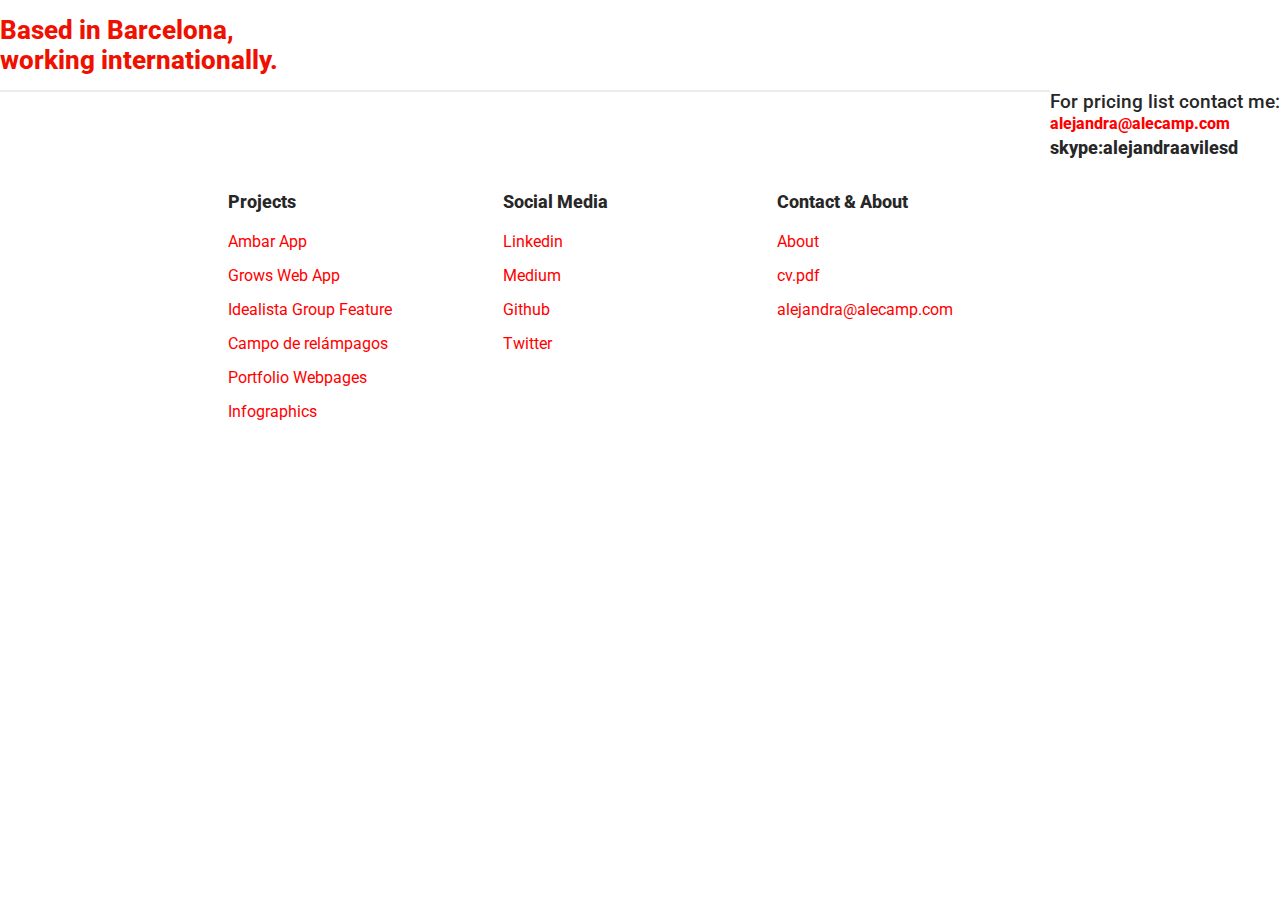
<file: contact/index.html>
<!doctype html>
<html>
  <head>
    <meta charset="utf-8">
    <!-- Always force latest IE rendering engine or request Chrome Frame -->
    <meta content="IE=edge,chrome=1" http-equiv="X-UA-Compatible">
    <!-- Use title if it's in the page YAML frontmatter -->
    <title>Alejandra Avilés UX Design</title>
    <script type="text/javascript" src="//cdnjs.cloudflare.com/ajax/libs/jquery/2.0.2/jquery.min.js"></script>
    <link rel="shortcut icon" href="images/favicon.ico" >
    <link rel="stylesheet" href="https://use.fontawesome.com/releases/v5.4.1/css/all.css" integrity="sha384-5sAR7xN1Nv6T6+dT2mhtzEpVJvfS3NScPQTrOxhwjIuvcA67KV2R5Jz6kr4abQsz" crossorigin="anonymous">
    <link href="https://fonts.googleapis.com/css?family=Roboto:400,500,700,900" rel="stylesheet">
    <link href="https://fonts.googleapis.com/css?family=Roboto+Slab" rel="stylesheet">
    <link href="https://fonts.googleapis.com/css?family=Crimson+Text:400,700" rel="stylesheet">
    <link href="https://fonts.googleapis.com/css?family=Kalam" rel="stylesheet">
    <link href="/stylesheets/screen.css" media="screen" rel="stylesheet" type="text/css" />
  </head>
  <body class="contact contact_index">
    <div class="container">
	<div class="banner-contact">
		<h2>Based in Barcelona,<br>working internationally.</h2>
	</div>
	<div class="contact">
		<h4>For pricing list contact me:</h4>
		<h3><a href="mailto:alehandra.aviles@gmail.com">alejandra@alecamp.com</a></h3>
		<h3><span class="skype">skype:</span>alejandraavilesd</h3>
	</div>
	<div class="faq">
	</div>
</div>
    <script src="/javascripts/application.js" type="text/javascript"></script>
    <footer>
        <main>
  <div class="columns">
    <div class="col col-4">
      <h3>Projects</h3>
      <a class="item" href="/ambar">
        Ambar App
      </a>
      <a href="/grows" class="item">
        Grows Web App
      </a>
      <a href="/add-a-feature-to-idealista-app" class="item">
        Idealista Group Feature
      </a>
      <a href="/online-magazine" class="item">
        Campo de relámpagos
      </a>
      <a href="/portfolio-websites" class="item">
        Portfolio Webpages
      </a>
      <a href="/infographics-design" class="item">
        Infographics
      </a>
    </div>
    <div class="col col-4">
      <h3>Social Media</h3>
      <a target="linkedin" href="https://www.linkedin.com/in/alejandra-aviles/" class="item" >
        Linkedin
      </a>
      <a target="medium" href="https://medium.com/@alecamp" class="item">
        Medium
      </a>
      <a target="github" href="https://github.com/alejandra-aviles" class="item">
        Github
      </a>
      <a target="twitter" href="https://twitter.com/alealecamp" class="item">
        Twitter
      </a>
    </div>
    <div class="col col-4">
      <h3>Contact & About</h3>
      <a href="/about" class="item">About</a>
      <a target="cv" href="/documents/alejandra-aviles-cv.pdf"><i class="far fa-file-pdf"></i> cv.pdf</a>
      <a href="mailto:alejandra@alecamp.com" class="item">alejandra@alecamp.com</a>
    </div>
  </div>
</main>



    </footer>
  </body>
</html>
</file>
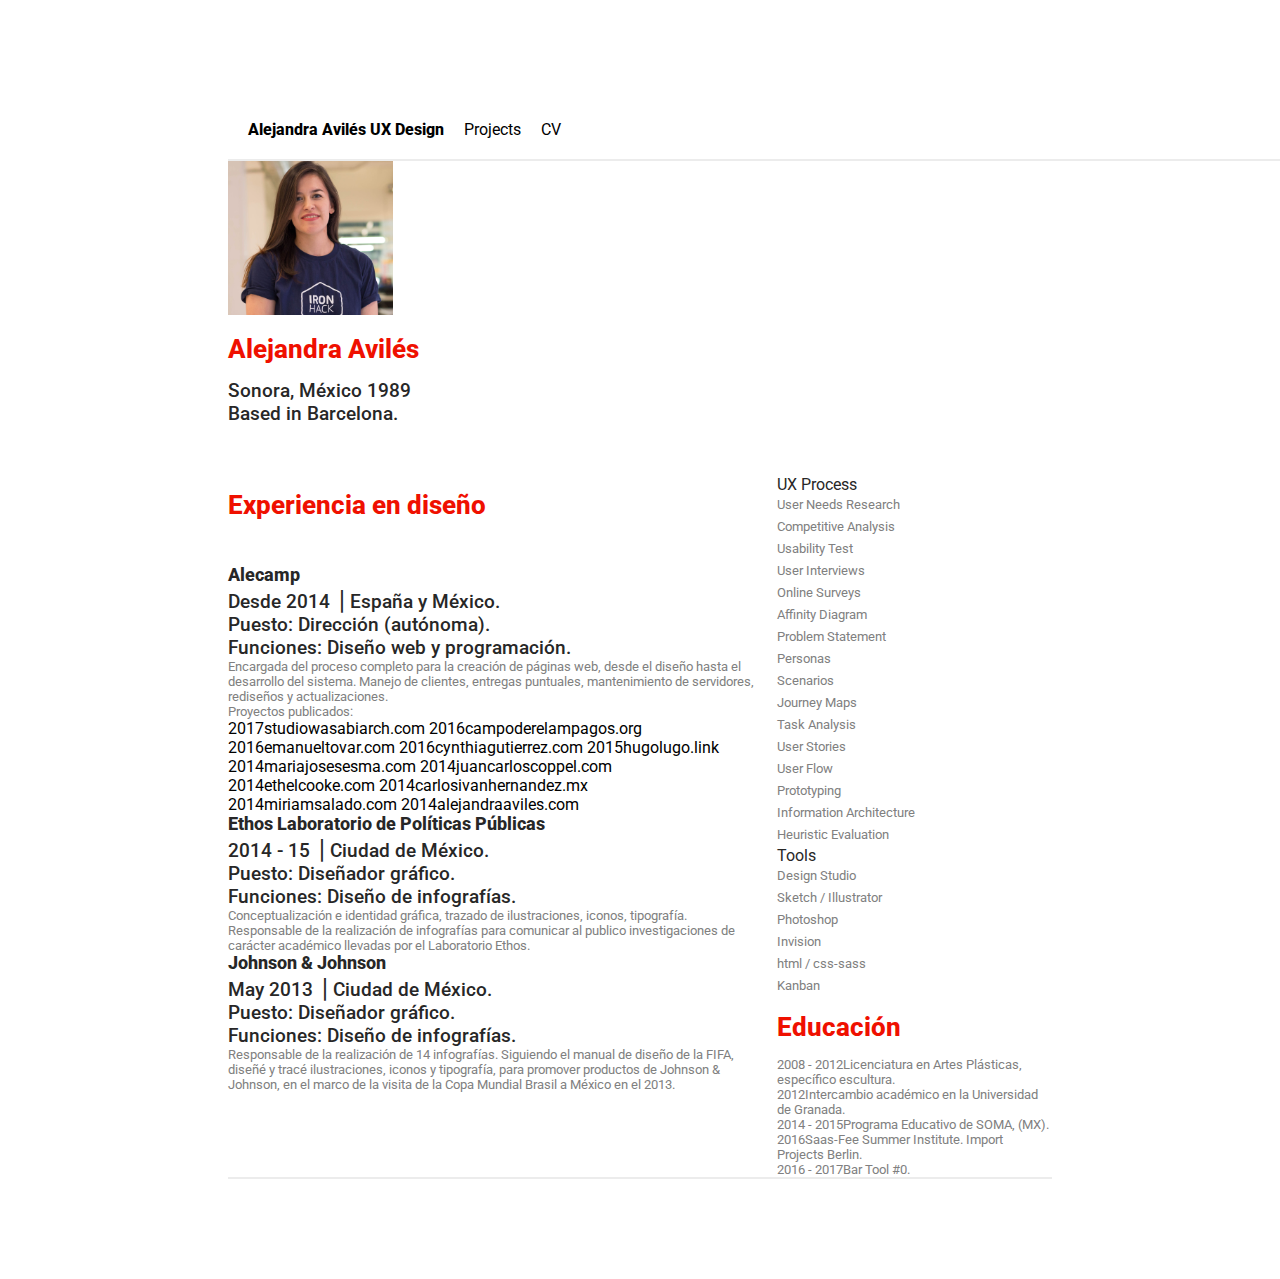
<file: cv/index.html>
<!doctype html>
<html>
  <head>
    <meta charset="utf-8">
    <!-- Always force latest IE rendering engine or request Chrome Frame -->
    <meta content="IE=edge,chrome=1" http-equiv="X-UA-Compatible">
    <!-- Use title if it's in the page YAML frontmatter -->
    <title>Alejandra Avilés UX Design</title>
    <script type="text/javascript" src="//cdnjs.cloudflare.com/ajax/libs/jquery/2.0.2/jquery.min.js"></script>
    <link rel="shortcut icon" href="images/favicon.ico" >
    <link rel="stylesheet" href="https://use.fontawesome.com/releases/v5.4.1/css/all.css" integrity="sha384-5sAR7xN1Nv6T6+dT2mhtzEpVJvfS3NScPQTrOxhwjIuvcA67KV2R5Jz6kr4abQsz" crossorigin="anonymous">
    <link href="https://fonts.googleapis.com/css?family=Roboto:400,500,700,900" rel="stylesheet">
    <link href="https://fonts.googleapis.com/css?family=Roboto+Slab" rel="stylesheet">
    <link href="https://fonts.googleapis.com/css?family=Crimson+Text:400,700" rel="stylesheet">
    <link href="/stylesheets/screen.css" media="screen" rel="stylesheet" type="text/css" />
  </head>
  <body class="cv cv_index">
    <main>
      <div class="container">
        <div class="nav">
  <div class="logo">
    <a href="/"><h5>Alejandra Avilés UX Design</h5></a>
  </div>
  <a href="/projects">Projects</a>
  <a target="cv" href="/documents/alejandra-aviles-cv.pdf">CV</a>
</div>
<div class="cv">
  <section>
    <img width="20%" src="/images/alejandra.jpg" />
    <h2>Alejandra Avilés</h2>
    <h4>Sonora, México 1989</h4>
    <h4>Based in Barcelona.</h4>
  </section>
  <div class="columns">
    <div class="col col-8">
        <h2>Experiencia en diseño<h2>
        <h3>Alecamp</h3>
        <h4>Desde 2014 ⎟ España y México.</h4>
        <h4>Puesto: Dirección (autónoma).</h4>
        <h4>Funciones: Diseño web y programación.</h4>
        <h6>Encargada del proceso completo para la creación de páginas web, desde el diseño hasta el desarrollo del sistema. Manejo de clientes, entregas puntuales, mantenimiento de servidores, rediseños y actualizaciones.</h6>
        <h6>Proyectos publicados:</h6>
        <div class="list">
          <a target="external" href="http://studiowasabiarch.com/"><span class="year">2017</span>studiowasabiarch.com</a>
          <a target="external" href="http://campoderelampagos.org/"><span class="year">2016</span>campoderelampagos.org</a>
          <a target="external" href="http://emanueltovar.com/"><span class="year">2016</span>emanueltovar.com</a>
          <a target="external" href="http://cynthiagutierrez.com/"><span class="year">2016</span>cynthiagutierrez.com</a>
          <a target="external" href="http://hugolugo.link/"><span class="year">2015</span>hugolugo.link</a>
          <a target="external" href="http://mariajosesesma.com/"><span class="year">2014</span>mariajosesesma.com</a>
          <a target="external" href="http://juancarloscoppel.com/"><span class="year">2014</span>juancarloscoppel.com</a>
          <a target="external" href="http://ethelcooke.com/"><span class="year">2014</span>ethelcooke.com</a>
          <a target="external" href="http://carlosivanhernandez.mx/"><span class="year">2014</span>carlosivanhernandez.mx</a>
          <a target="external" href="http://miriamsalado.com/"><span class="year">2014</span>miriamsalado.com</a>
          <a target="external" href="http://alejandraaviles.com/"><span class="year">2014</span>alejandraaviles.com</a>
        </div>
        <h3>Ethos Laboratorio de Políticas Públicas</h3>
        <h4>2014 - 15 ⎟ Ciudad de México.</h4>
        <h4>Puesto: Diseñador gráfico.</h4>
        <h4>Funciones: Diseño de infografías.</h4>
        <h6>Conceptualización e identidad gráfica, trazado de ilustraciones, iconos, tipografía. Responsable de la realización de infografías para comunicar al publico investigaciones de carácter académico llevadas por el Laboratorio Ethos.</h6>
        <h3>Johnson & Johnson</h3>
        <h4>May 2013 ⎟ Ciudad de México.</h4>
        <h4>Puesto: Diseñador gráfico.</h4>
        <h4>Funciones: Diseño de infografías.</h4>
        <h6>Responsable de la realización de 14 infografías. Siguiendo el manual de diseño de la FIFA, diseñé y tracé ilustraciones, iconos y tipografía, para promover productos de Johnson & Johnson, en el marco de la visita de la Copa Mundial Brasil a México en el 2013.</h6>
    </div>
    <div class="col col-4">
      <header>
        <h5>UX Process</h5>
      </header>
      <div class="skills">
        <h6>User Needs Research</h6>
        <h6>Competitive Analysis</h6>
        <h6>Usability Test</h6>
        <h6>User Interviews</h6>
        <h6>Online Surveys</h6>
        <h6>Affinity Diagram</h6>
        <h6>Problem Statement</h6>
        <h6>Personas</h6>
        <h6>Scenarios</h6>
        <h6>Journey Maps</h6>
        <h6>Task Analysis</h6>
        <h6>User Stories</h6>
        <h6>User Flow</h6>
        <h6>Prototyping</h6>
        <h6>Information Architecture</h6>
        <h6>Heuristic Evaluation</h6>
        <header>
          <h5>Tools</h5>
        </header>
        <h6>Design Studio</h6>
        <h6>Sketch / Illustrator</h6>
        <h6>Photoshop</h6>
        <h6>Invision</h6>
        <h6>html / css-sass</h6>
        <h6>Kanban</h6>
      </div>
      <header>
        <h2>Educación</h2>
      </header>
        <h6><span class="year">2008 - 2012</span>Licenciatura en Artes Plásticas, específico escultura.</h6>
        <h6><span class="year">2012</span>Intercambio académico en la Universidad de Granada.</h6>
        <h6><span class="year">2014 - 2015</span>Programa Educativo de SOMA, (MX).</h6>
        <h6><span class="year">2016</span>Saas-Fee Summer Institute. Import Projects Berlin.</h6>
        <h6><span class="year">2016 - 2017</span>Bar Tool #0.</h6>
    </div>
  </div>
</div>


      </div>
      <footer>
        <!-- <h3>Let's stay in touch!</h3> -->
        <div class="social-media">
          <a target="linkedin" href="https://www.linkedin.com/in/alejandra-aviles/"><h1><i class="fab fa-linkedin-in"></i></h1></a>
          <a target="medium" href="https://medium.com/@alecamp"><h1><i class="fab fa-medium-m"></i></h1></a>
          <a target="github" href="https://github.com/alejandra-aviles"><h1><i class="fab fa-github-alt"></i></h1></a>
          <a target="twitter" href="https://twitter.com/alealecamp"><h1><i class="fab fa-twitter"></i></h1></a>
          <!-- <a target="mail" href="/"><h1><i class="far fa-envelope"></i></h1></a> -->
        </div>

      </footer>
    </main>
    <script src="/javascripts/application.js" type="text/javascript"></script>
  </body>
</html>
</file>
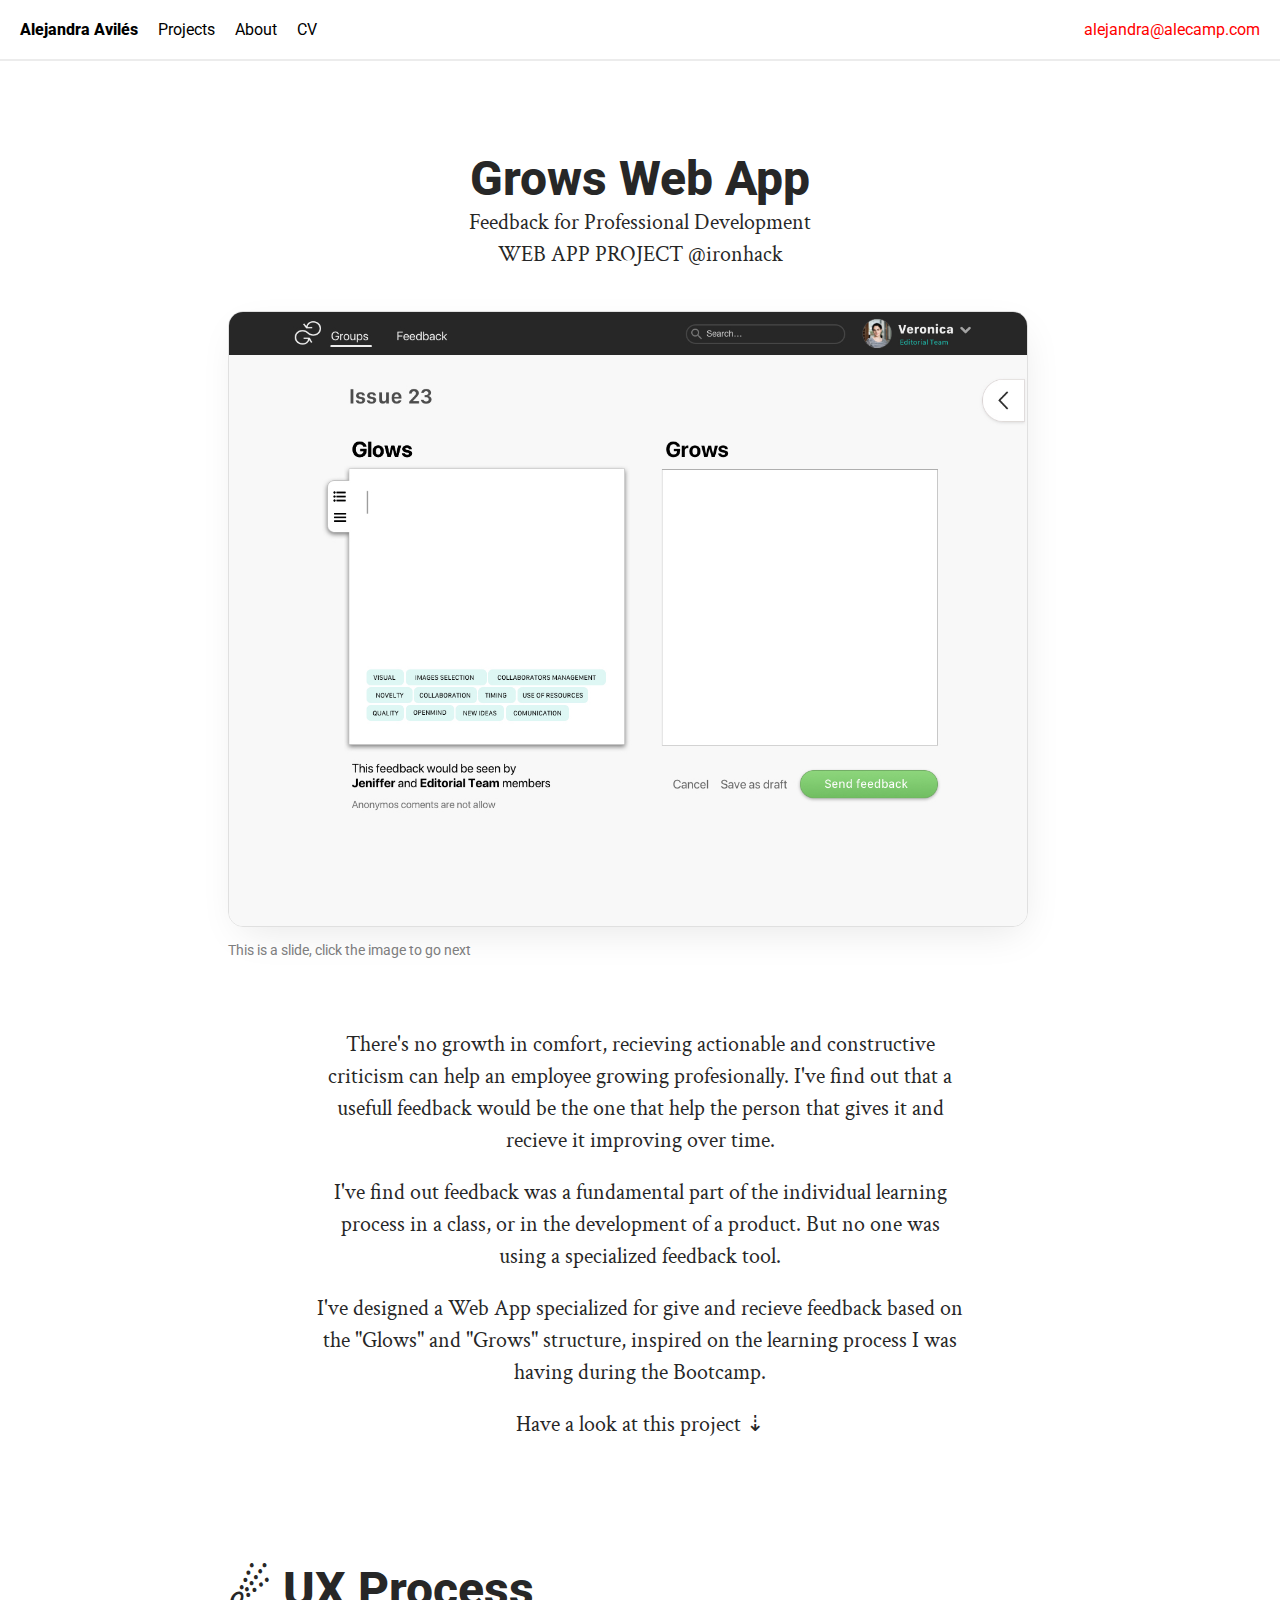
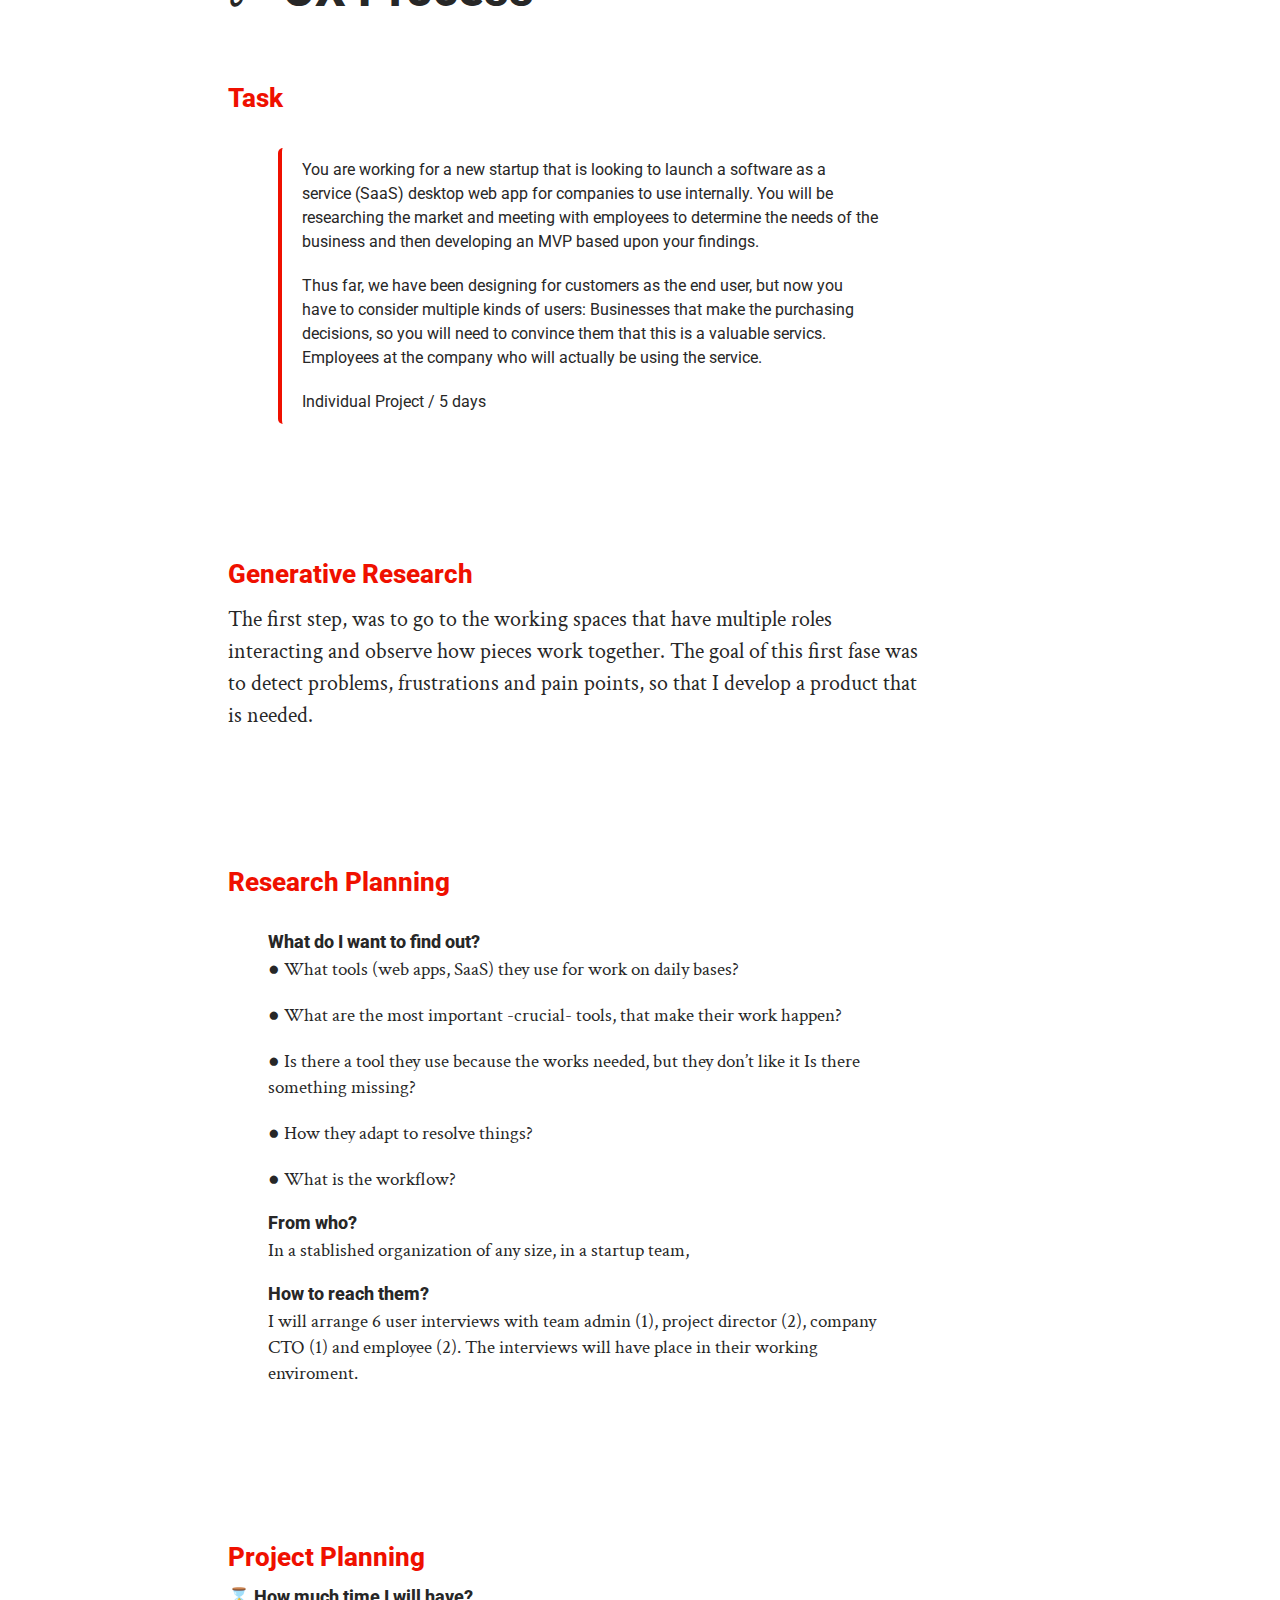
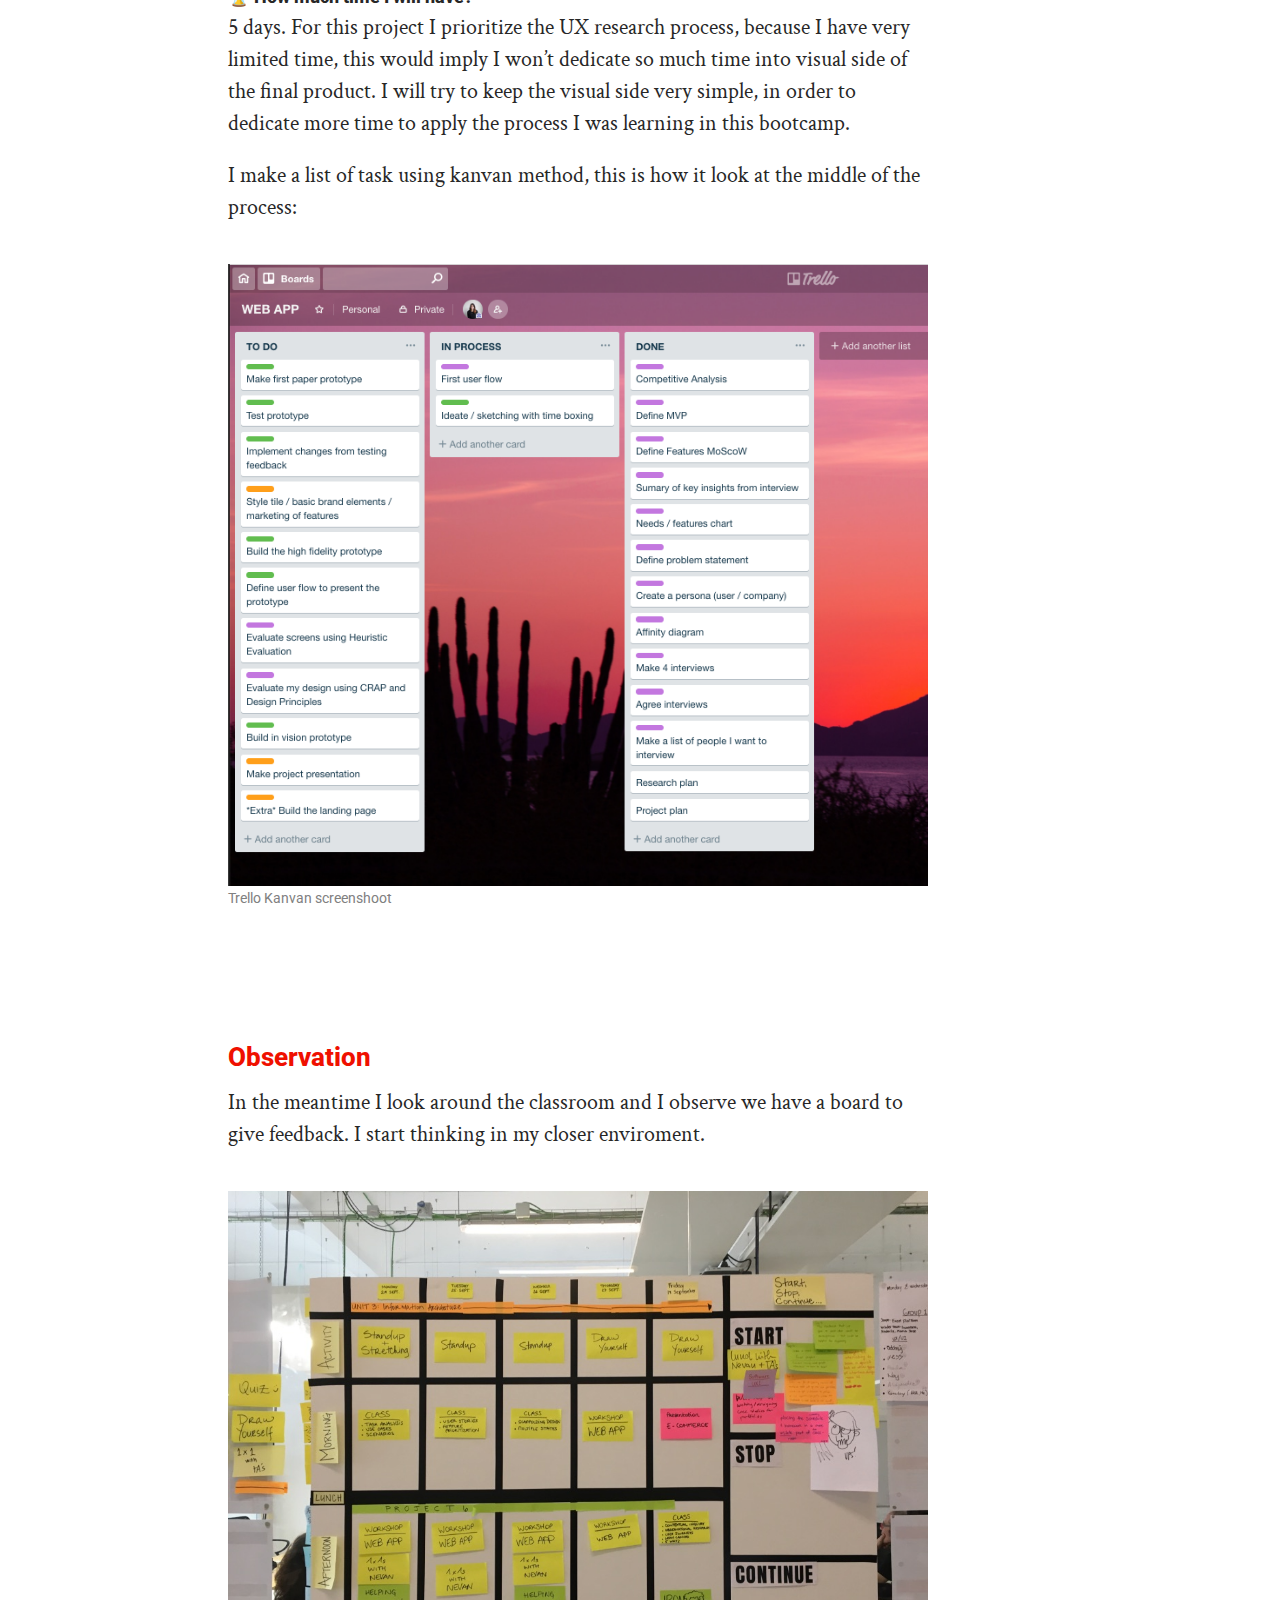
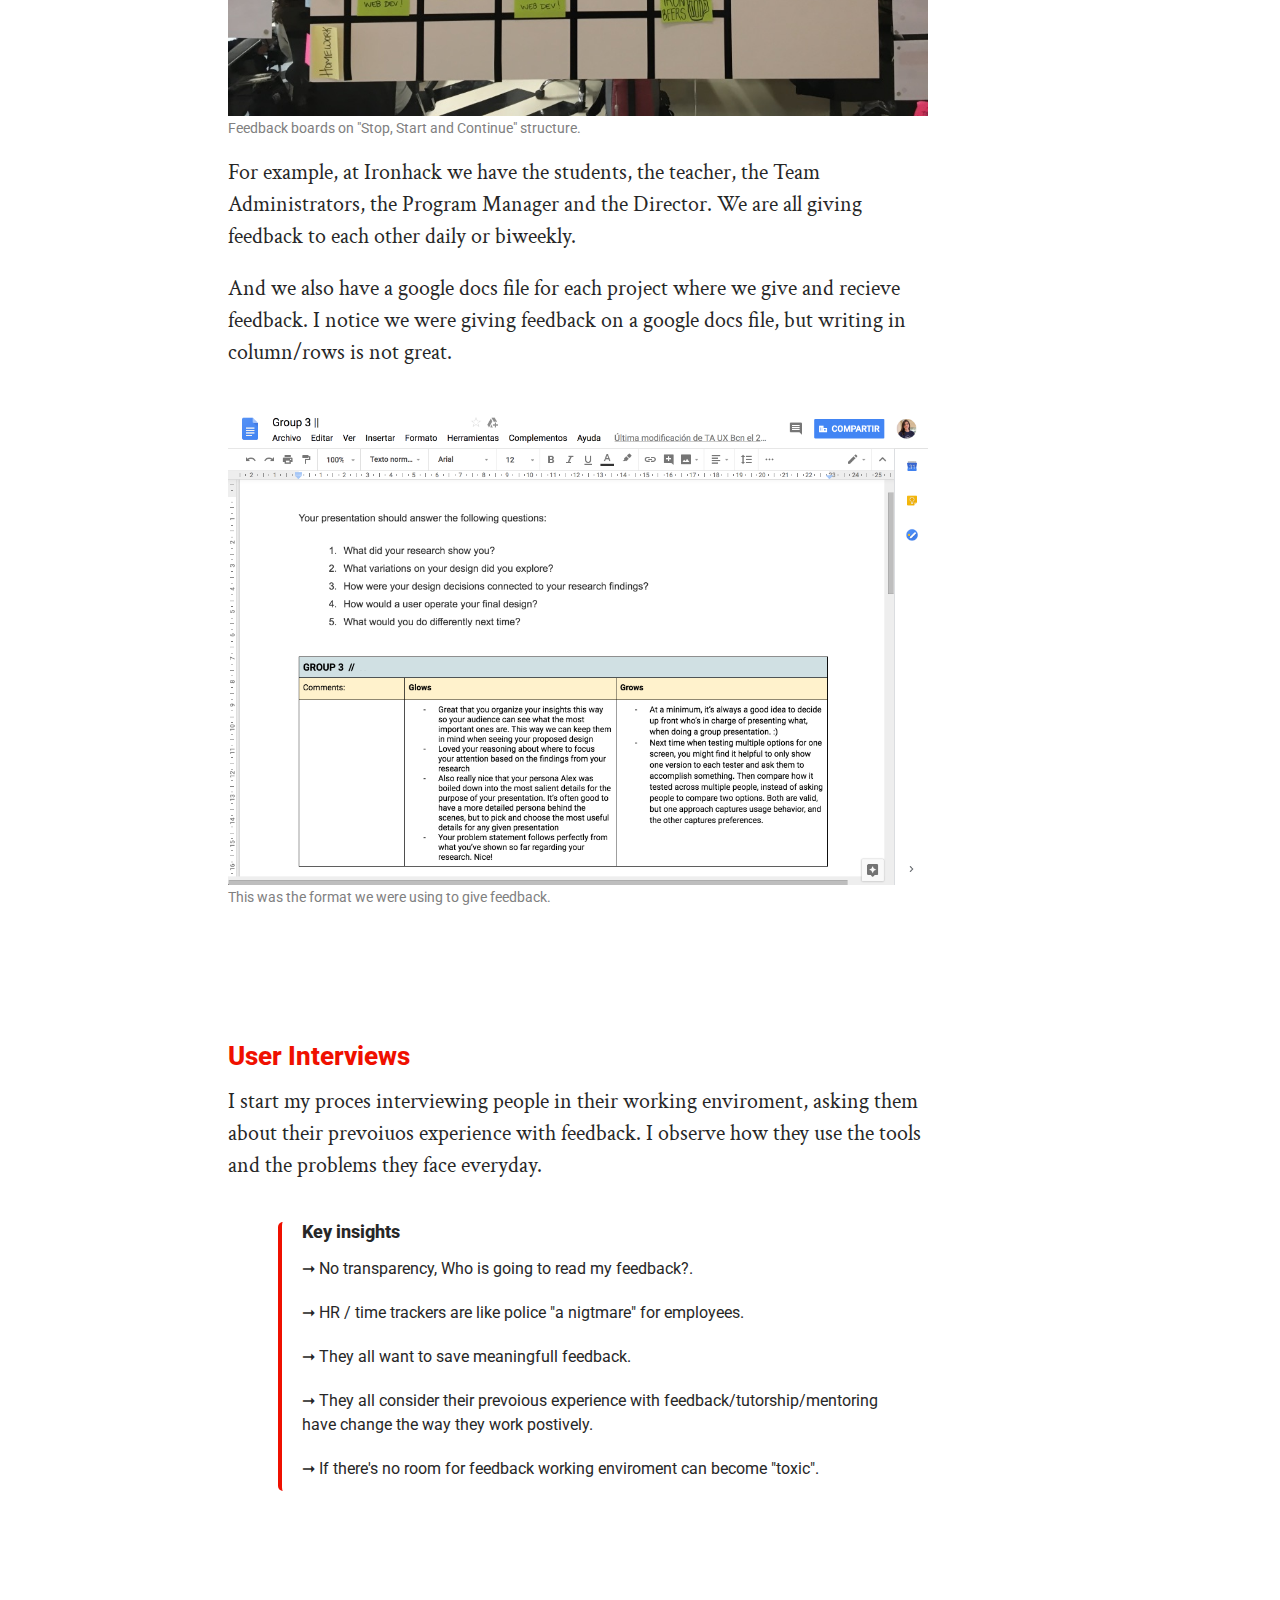
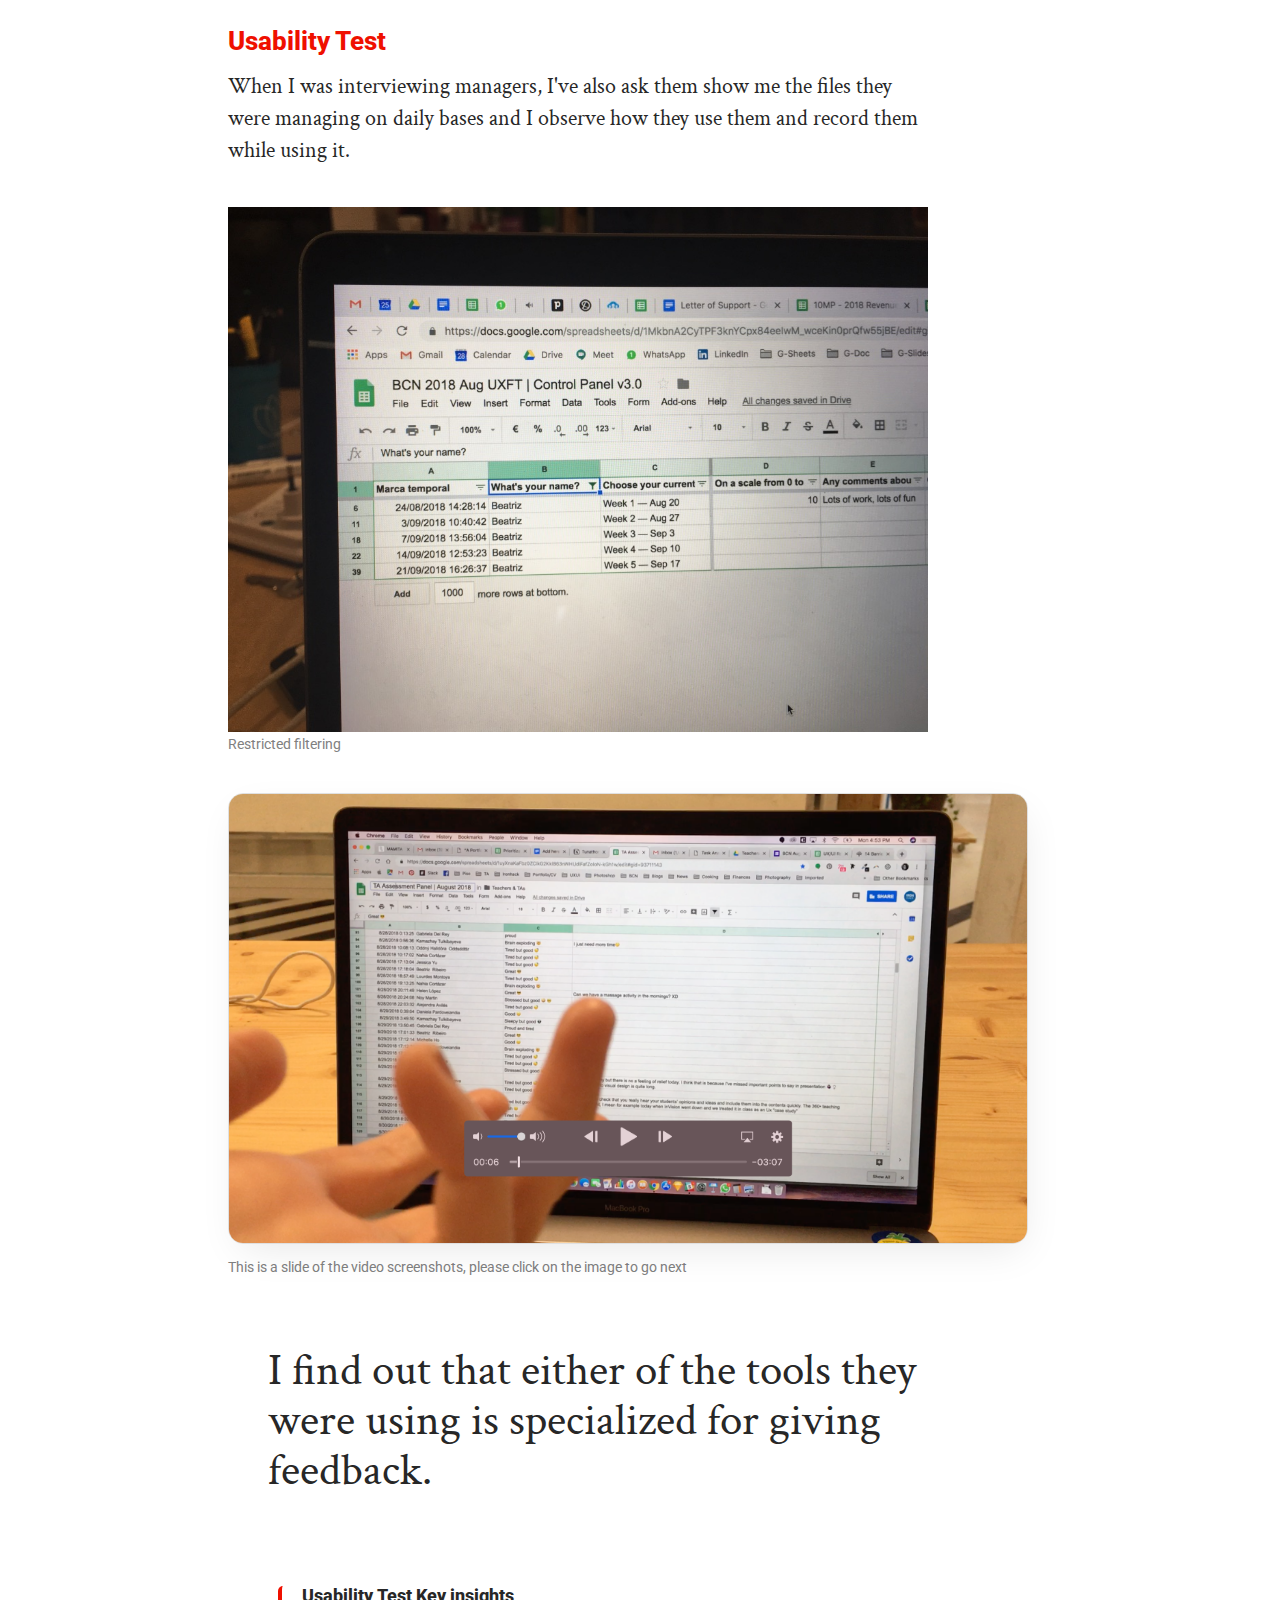
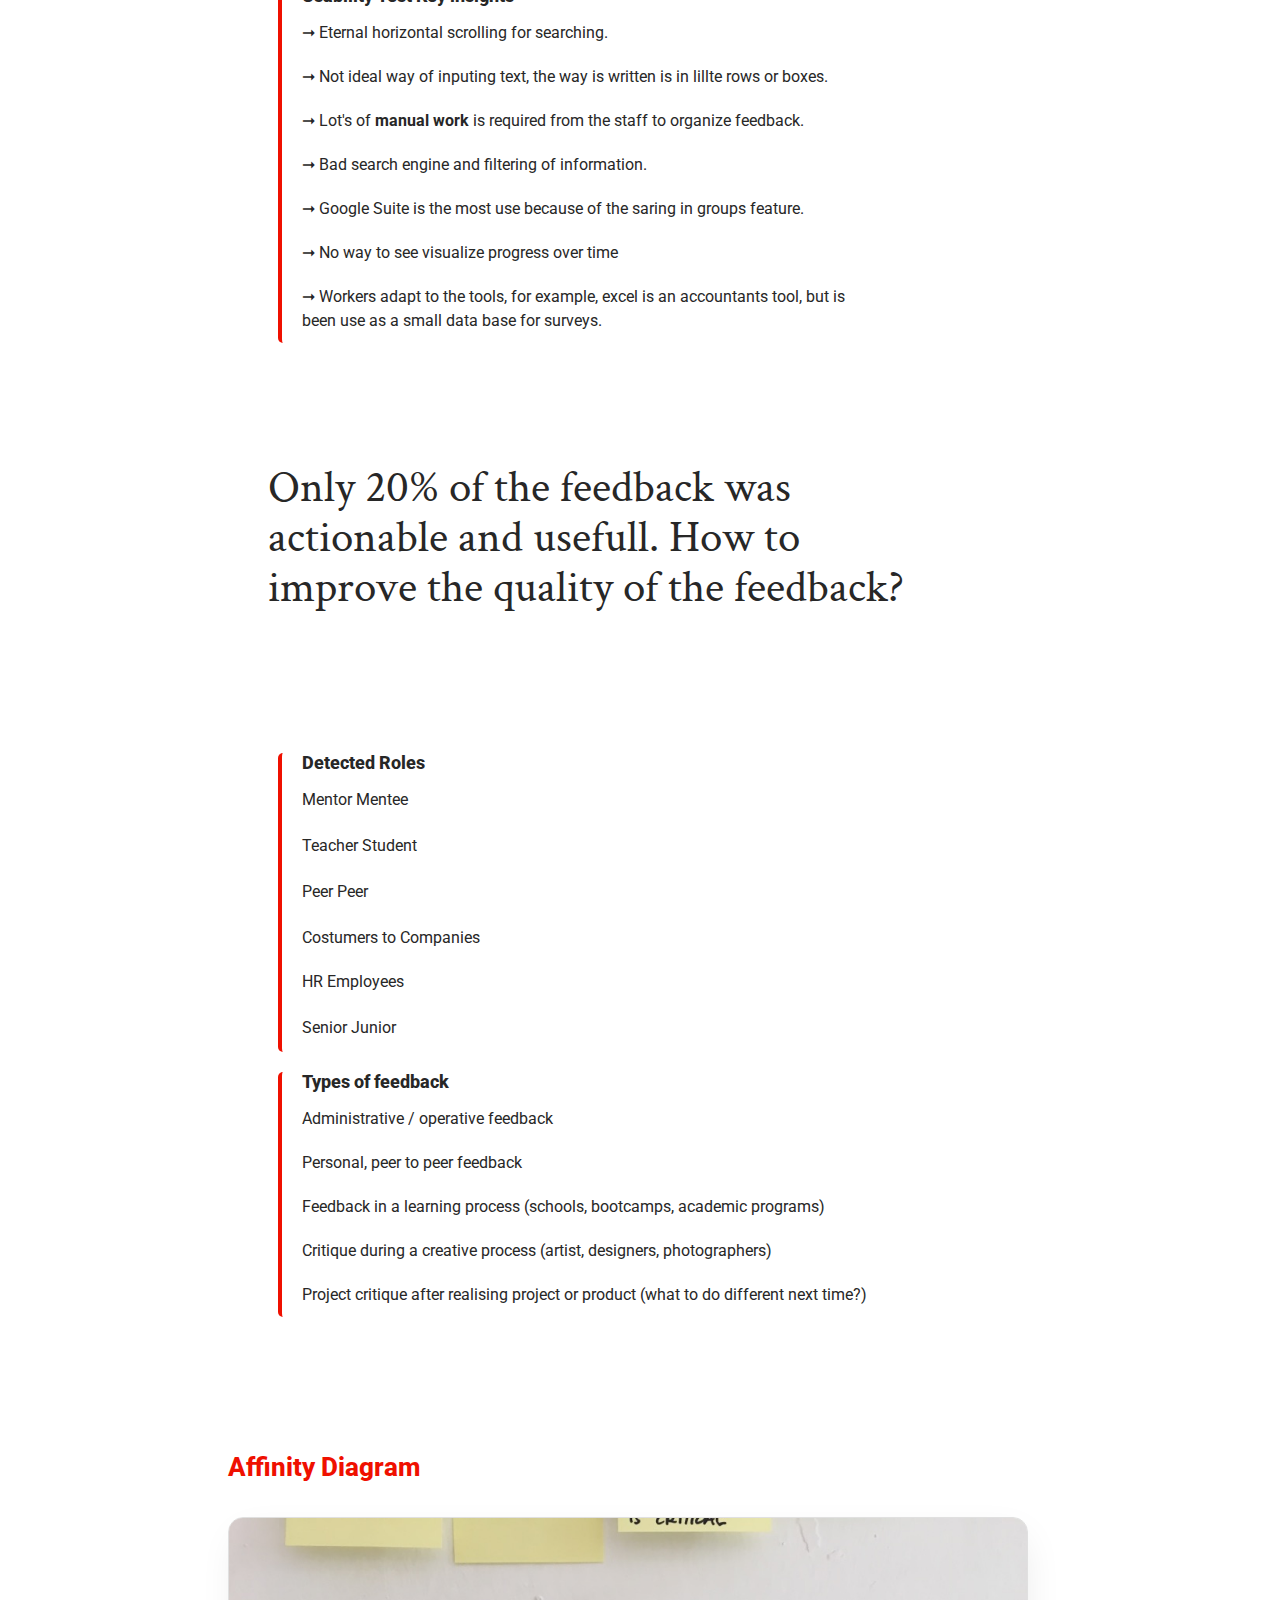
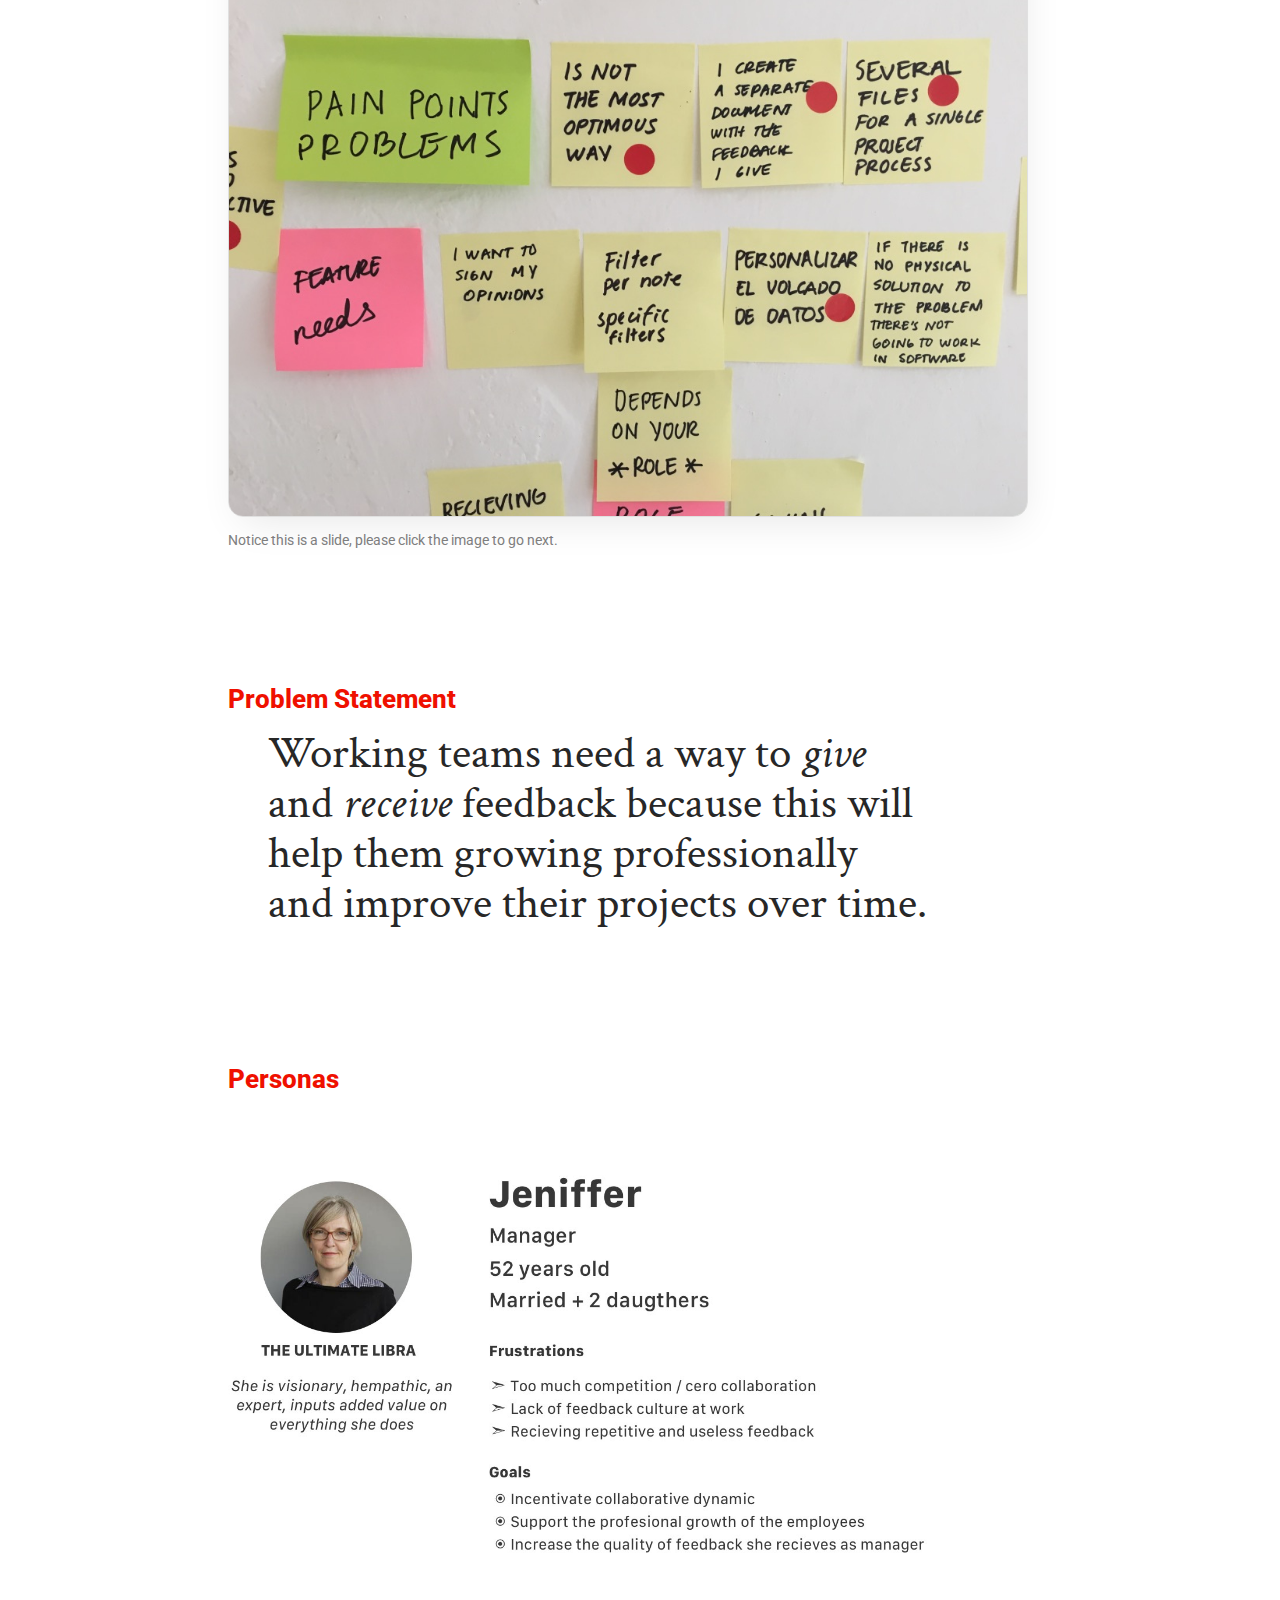
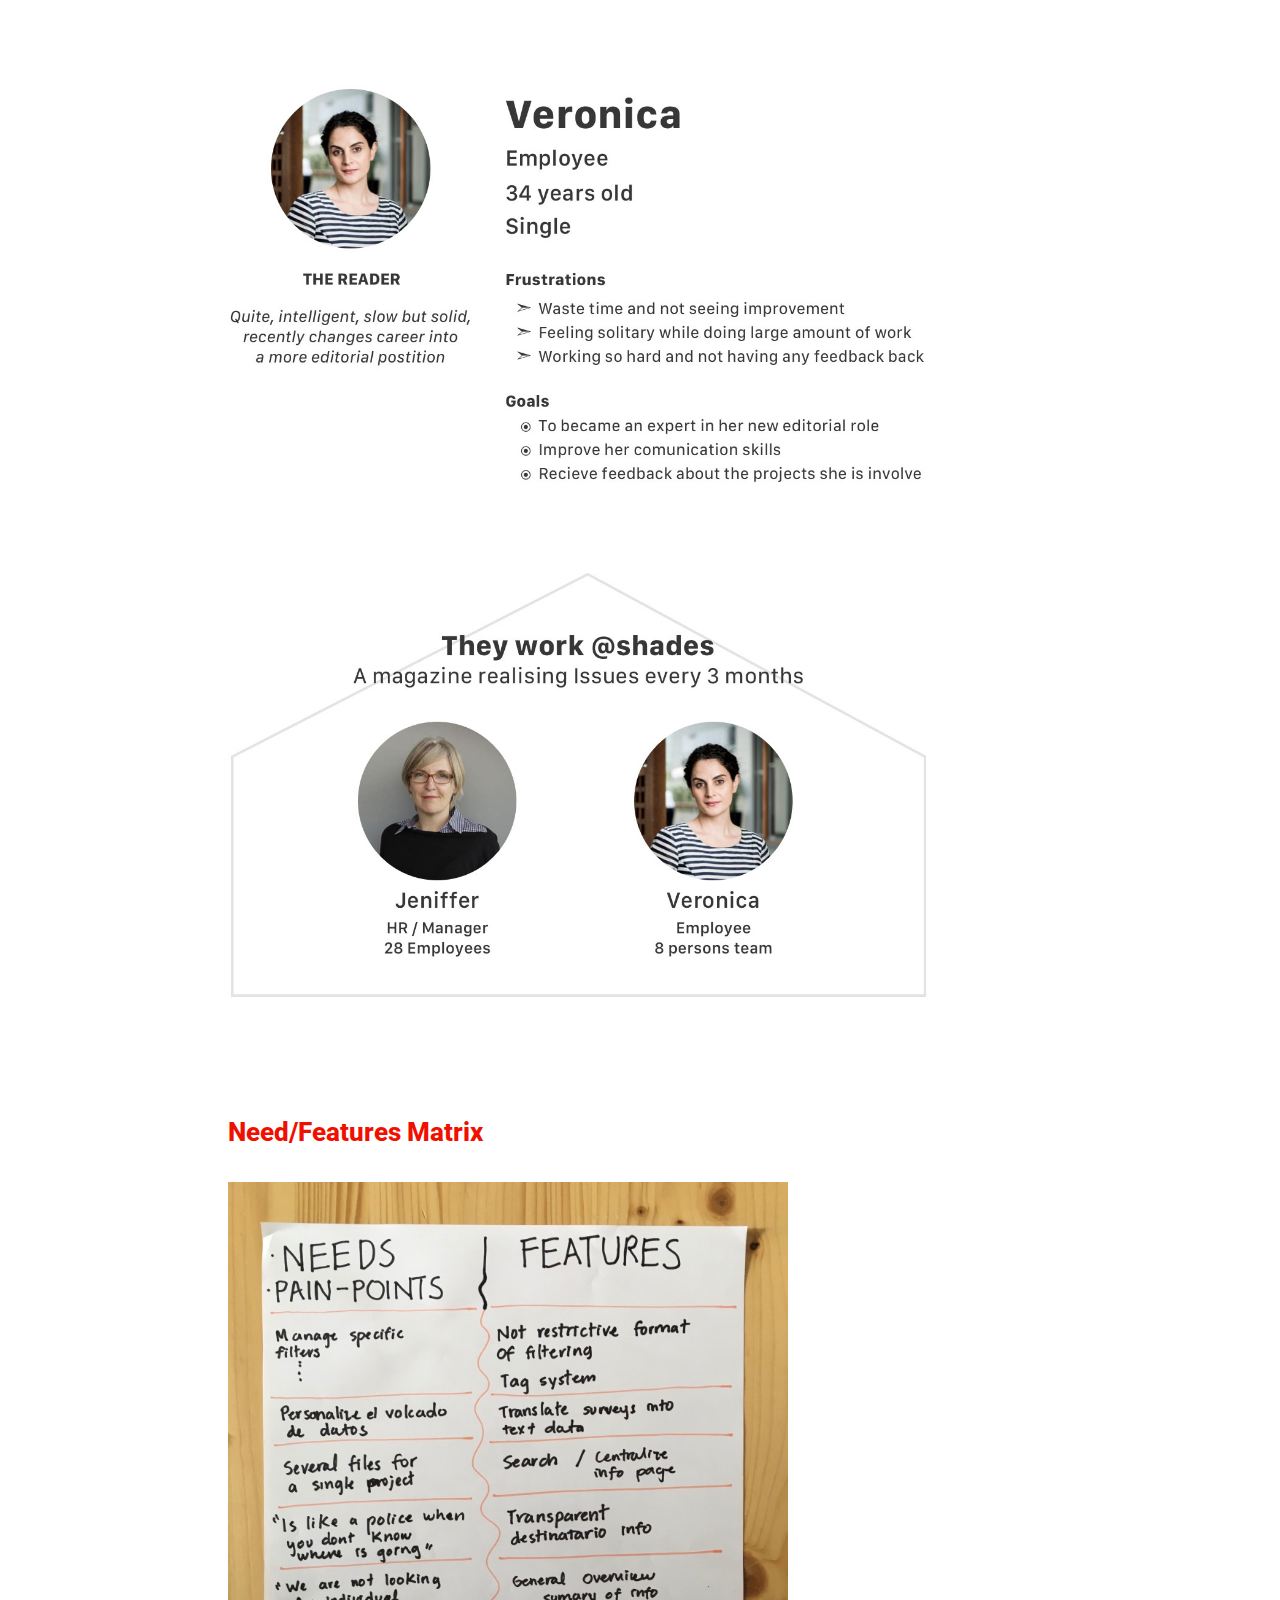
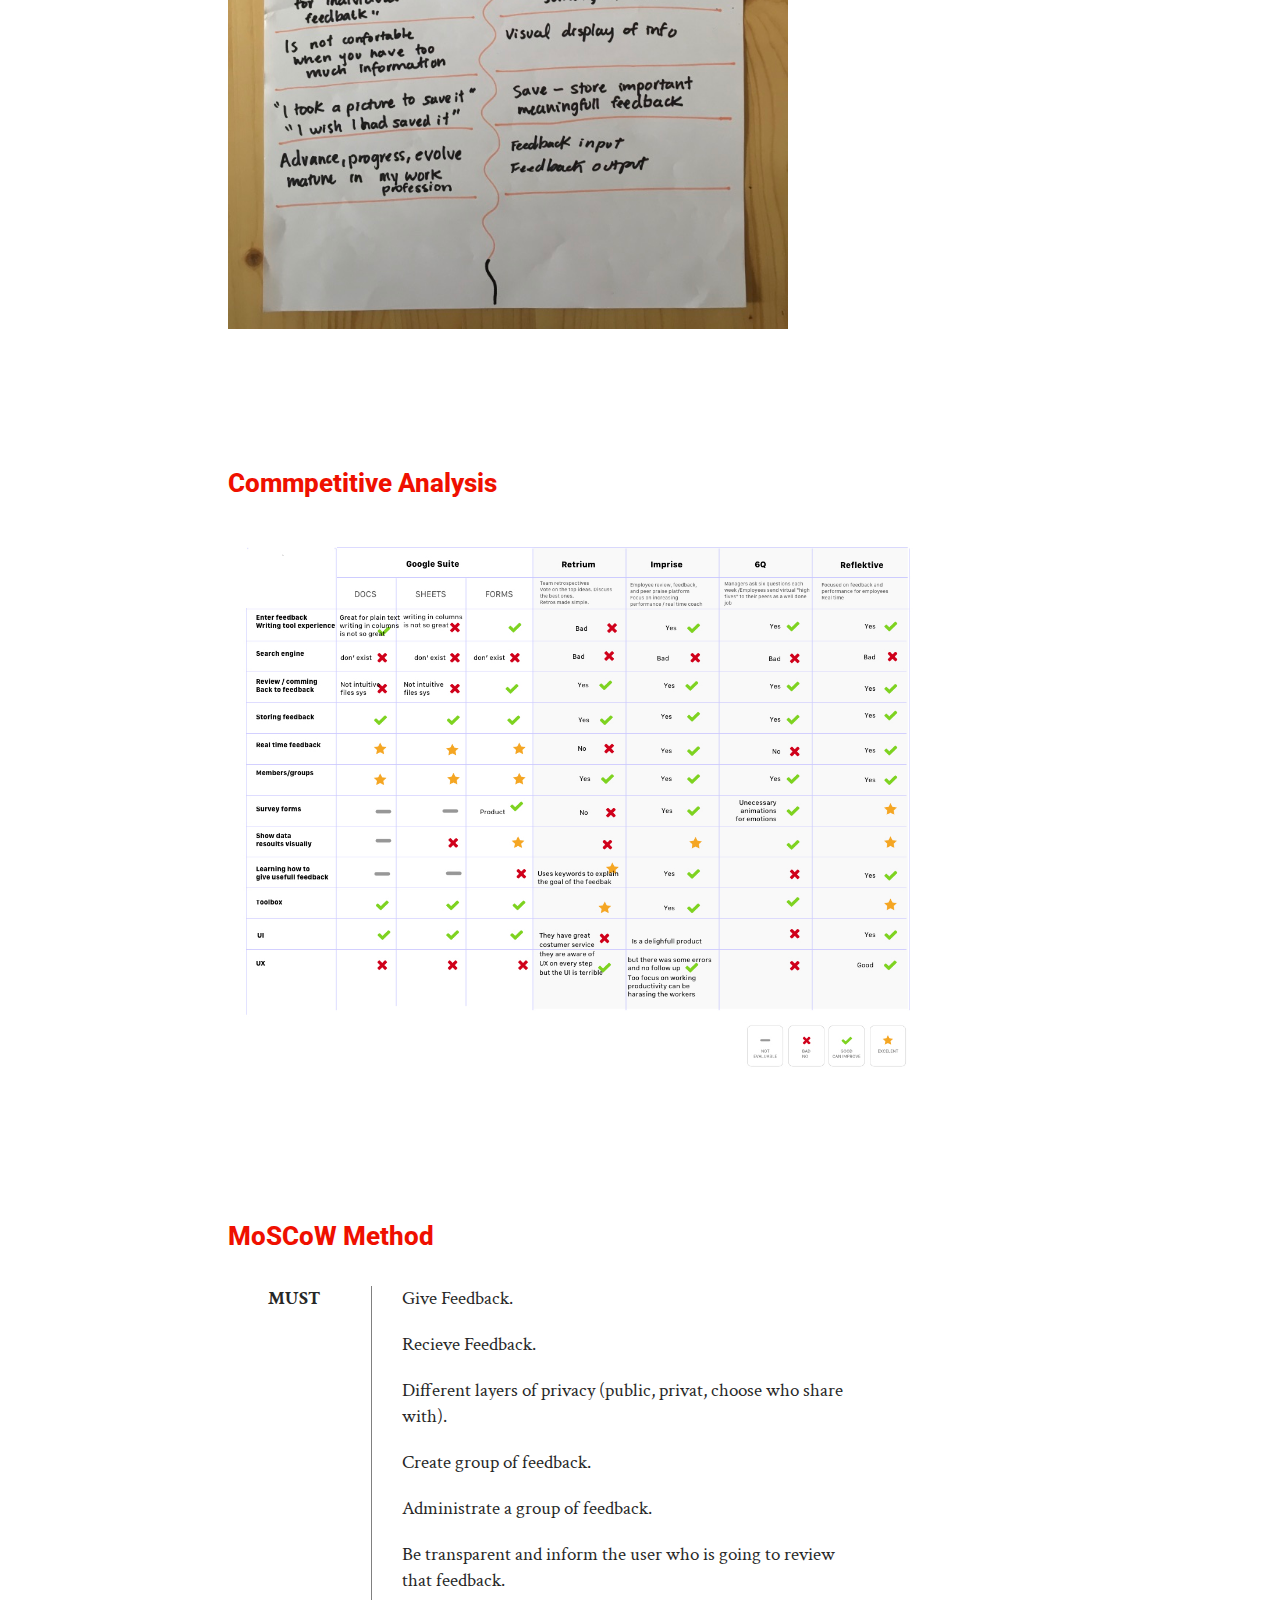
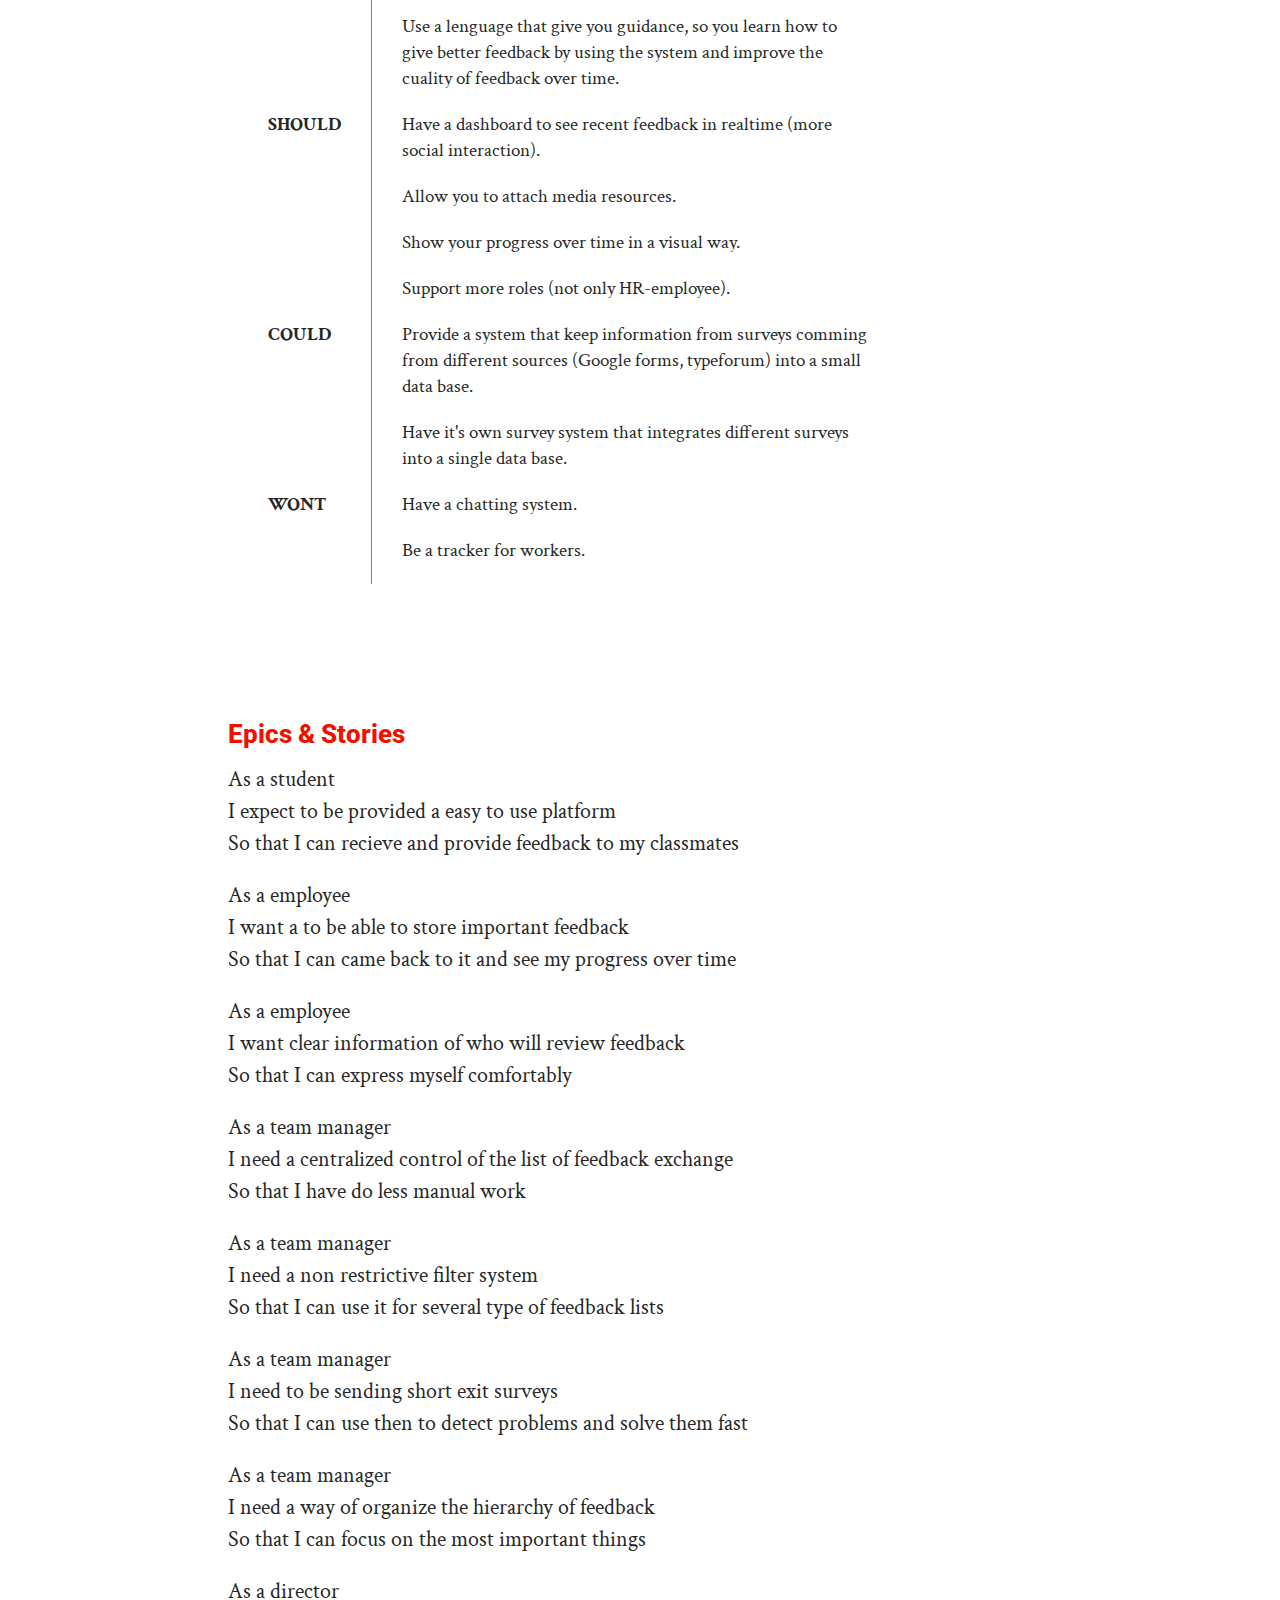
<file: grows/index.html>
<!doctype html>
<html>
  <head>
    <meta charset="utf-8">
    <!-- Always force latest IE rendering engine or request Chrome Frame -->
    <meta content="IE=edge,chrome=1" http-equiv="X-UA-Compatible">
    <!-- Use title if it's in the page YAML frontmatter -->
    <title>Alejandra Avilés UX Design</title>
    <script type="text/javascript" src="//cdnjs.cloudflare.com/ajax/libs/jquery/2.0.2/jquery.min.js"></script>
    <link rel="shortcut icon" href="images/favicon.ico" >
    <link rel="stylesheet" href="https://use.fontawesome.com/releases/v5.4.1/css/all.css" integrity="sha384-5sAR7xN1Nv6T6+dT2mhtzEpVJvfS3NScPQTrOxhwjIuvcA67KV2R5Jz6kr4abQsz" crossorigin="anonymous">
    <link href="https://fonts.googleapis.com/css?family=Roboto:400,500,700,900" rel="stylesheet">
    <link href="https://fonts.googleapis.com/css?family=Roboto+Slab" rel="stylesheet">
    <link href="https://fonts.googleapis.com/css?family=Crimson+Text:400,700" rel="stylesheet">
    <link href="https://fonts.googleapis.com/css?family=Kalam" rel="stylesheet">
    <link href="/stylesheets/screen.css" media="screen" rel="stylesheet" type="text/css" />
  </head>
  <body class="grows grows_index">
    <div class="nav">
  <div class="logo">
    <a href="/"><h5>Alejandra Avilés</h5></a>
  </div>
    <a id="projects" href="/projects">Projects</a>
    <a id="about" href="/about">About</a>
    <a target="cv" href="/documents/alejandra-aviles-cv.pdf">CV</a>
  <div class="social-media">
    <a target="linkedin" href="https://www.linkedin.com/in/alejandra-aviles/"><i class="fab fa-linkedin-in"></i></a>
    <a target="medium" href="https://medium.com/@alecamp"><i class="fab fa-medium-m"></i></a>
    <a target="github" href="https://github.com/alejandra-aviles"><i class="fab fa-github-alt"></i></a>
    <a target="twitter" href="https://twitter.com/alealecamp"><i class="fab fa-twitter"></i></a>
  </div>
  <div class="contact">
    <a href="mailto:alejandra@alecamp.com">alejandra@alecamp.com</a>
  </div>
</div>
<main>
  <div class="section-center">
    <h1>Grows Web App</h1>
    <p>Feedback for Professional Development<br>
    WEB APP PROJECT @ironhack</p>
  </div>
  <figure>
    <div class="slider-wrapper">
      <div id="main-slider-2" class="slider">
        <img src="/images/grows/screen/1.jpg">
        <img src="/images/grows/screen/2.jpg">
        <img src="/images/grows/screen/3.jpg">
        <img src="/images/grows/screen/4.jpg">
        <img src="/images/grows/screen/5.jpg">
        <img src="/images/grows/screen/6.jpg">
        <img src="/images/grows/screen/7.jpg">
        <img src="/images/grows/screen/8.jpg">
      </div>
    </div>
    <figcaption>This is a slide, click the image to go next</figcaption>
  </figure>
  <div class="section-center">
    <p>There's no growth in comfort, recieving actionable and constructive criticism can help an employee growing profesionally. I've find out that a usefull feedback would be the one that help the person that gives it and recieve it improving over time.</p>
    <p>I've find out feedback was a fundamental part of the individual learning process in a class, or in the development of a product. But no one was using a specialized feedback tool.</p>
    <p>I've designed a Web App specialized for give and recieve feedback based on the "Glows" and "Grows" structure, inspired on the learning process I was having during the Bootcamp.</p>
    <p>Have a look at this project ⇣</p>
  </div>
  <article>
    <h1>☄ UX Process</h1>
    <section>
      <h2>Task</h2>
      <div class="quote">
        <p>You are working for a new startup that is looking to launch a software as a service (SaaS) desktop web app for companies to use internally. You will be researching the market and meeting with employees to determine the needs of the business and then developing an MVP based upon your findings.</p>
        <p>Thus far, we have been designing for customers as the end user, but now you have to consider multiple kinds of users: Businesses that make the purchasing decisions, so you will need to convince them that this is a valuable servics. Employees at the company who will actually be using the service.</p>
        <p>Individual Project / 5 days</p>
      </div>
    </section>
    <section>
      <h2>Generative Research</h2>
      <p>The first step, was to go to the working spaces that have multiple roles interacting and observe how pieces work together. The goal of this first fase was to detect problems, frustrations and pain points, so that I develop a product that is needed.</p>
    </section>
    <section>
      <h2>Research Planning</h2>
      <div class="sub-section">
        <h3>What do I want to find out?</h3>
        <p>● What tools (web apps, SaaS) they use for work on daily bases?</p>
        <p>● What are the most important -crucial- tools, that make their work happen?</p>
        <p>● Is there a tool they use because the works needed, but they don’t like it
        Is there something missing?</p>
        <p>● How they adapt to resolve things?</p>
        <p>● What is the workflow?</p>
        <h3>From who?</h3>
        <p>In a stablished organization of any size, in a startup team,</p>
        <h3>How to reach them?</h3>
        <p>I will arrange 6 user interviews with team admin (1), project director (2), company CTO (1) and employee (2). The interviews will have place in their working enviroment.</p>
      </div>
    </section>
    <section>
      <h2>Project Planning</h2>
      <h3>⌛ How much time I will have?</h3>
      <p>5 days. For this project I prioritize the UX research process, because I have very limited time, this would imply I won’t dedicate so much time into visual side of the final product. I will try to keep the visual side very simple, in order to dedicate more time to apply the process I was learning in this bootcamp.</p>
      <p>I make a list of task using kanvan method, this is how it look at the middle of the process:</p>
      <figure>
        <img src="/images/grows/kanvan.png" />
        <figcaption>Trello Kanvan screenshoot</figcaption>
      </figure>
    </section>
    <section>
      <h2>Observation</h2>
      <p>In the meantime I look around the classroom and I observe we have a board to give feedback. I start thinking in my closer enviroment.</p>
      <figure>
        <img src="/images/grows/board-1.jpg" />
        <figcaption>Feedback boards on "Stop, Start and Continue" structure.</figcaption>
      </figure>
      <p>For example, at Ironhack we have the students, the teacher, the Team Administrators, the Program Manager and the Director. We are all giving feedback to each other daily or biweekly.</p>
      <p>And we also have a google docs file for each project where we give and recieve feedback. I notice we were giving feedback on a google docs file, but writing in column/rows is not great.</p>
      <figure>
        <img src="/images/grows/feedback-example.png" />
        <figcaption>This was the format we were using to give feedback.</figcaption>
      </figure>
    </section>
    <section>
      <h2>User Interviews</h2>
      <p>I start my proces interviewing people in their working enviroment, asking them about their prevoiuos experience with feedback. I observe how they use the tools and the problems they face everyday.</</p>
      <div class="quote">
        <h3>Key insights</h3>
        <p>➞ No transparency, Who is going to read my feedback?.</p>
        <p>➞ HR / time trackers are like police "a nigtmare" for employees.</p>
        <p>➞ They all want to save meaningfull feedback.</p>
        <p>➞ They all consider their prevoious experience with feedback/tutorship/mentoring have change the way they work postively.</p>
        <p>➞ If there's no room for feedback working enviroment can become "toxic".</p>
      </div>
    </section>
    <section>
      <h2>Usability Test</h2>
      <p>When I was interviewing managers, I've also ask them show me the files they were managing on daily bases and I observe how they use them and record them while using it.</p>
      <figure>
        <img src="/images/grows/7.jpg" />
        <figcaption>Restricted filtering</figcaption>
      </figure>
      <figure>
        <div class="slider-wrapper">
          <div id="main-slider-2" class="slider">
            <img src="/images/grows/usability-test/1.png">
            <img src="/images/grows/usability-test/2.png">
            <img src="/images/grows/usability-test/3.png">
            <img src="/images/grows/usability-test/4.png">
            <img src="/images/grows/usability-test/5.png">
            <img src="/images/grows/usability-test/6.png">
            <img src="/images/grows/usability-test/7.png">
            <img src="/images/grows/usability-test/8.png">
            <img src="/images/grows/usability-test/9.png">
            <img src="/images/grows/usability-test/10.png">
            <img src="/images/grows/usability-test/11.png">
          </div>
        </div>
        <figcaption>This is a slide of the video screenshots, please click on the image to go next</figcaption>
      </figure>
    </section>
    <div class="highlight">
      <p>I find out that either of the tools they were using is specialized for giving feedback.</p>
    </div>
    <section>
      <div class="quote">
        <h3>Usability Test Key insights</h3>
        <p>➞ Eternal horizontal scrolling for searching.</p>
        <p>➞ Not ideal way of inputing text, the way is written is in lillte rows or boxes.</p>
        <p>➞ Lot's of <b>manual work</b> is required from the staff to organize feedback.</p>
        <p>➞ Bad search engine and filtering of information.</p>
        <p>➞ Google Suite is the most use because of the saring in groups feature.</p>
        <p>➞ No way to see visualize progress over time</p>
        <p>➞ Workers adapt to the tools, for example, excel is an accountants tool, but is been use as a small data base for surveys.</p>
      </div>
    </section>
    <section>
      <div class="highlight">
        <p>Only 20% of the feedback was actionable and usefull. How to improve the quality of the feedback?</p>
      </div>
    </section>
    <section>
      <div class="quote">
        <h3>Detected Roles</h3>
        <p>Mentor <i class="fas fa-sync"></i> Mentee</p>
        <p>Teacher <i class="fas fa-sync"></i> Student</p>
        <p>Peer <i class="fas fa-sync"></i> Peer</p>
        <p>Costumers to Companies</p>
        <p>HR <i class="fas fa-sync"></i> Employees</p>
        <p>Senior <i class="fas fa-sync"></i> Junior</p>
      </div>
      <div class="quote">
        <h3>Types of feedback</h3>
        <p>Administrative / operative feedback</p>
        <p>Personal, peer to peer feedback</p>
        <p>Feedback in a learning process (schools, bootcamps, academic programs)</p>
        <p>Critique during a creative process (artist, designers, photographers)</p>
        <p>Project critique after realising project or product (what to do different next time?)</p>
      </div>
    </section>
    <section>
      <h2>Affinity Diagram</h2>
      <figure>
        <div class="slider-wrapper">
          <div id="main-slider-2" class="slider">
            <img src="/images/grows/affinity-diagram/1.jpg">
            <img src="/images/grows/affinity-diagram/2.jpg">
            <img src="/images/grows/affinity-diagram/3.jpg">
            <img src="/images/grows/affinity-diagram/4.jpg">
            <img src="/images/grows/affinity-diagram/5.jpg">
            <img src="/images/grows/affinity-diagram/6.jpg">
            <img src="/images/grows/affinity-diagram/7.jpg">
            <img src="/images/grows/affinity-diagram/8.jpg">
          </div>
        </div>
        <figcaption>Notice this is a slide, please click the image to go next.</figcaption>
      </figure>
    </section>
    <section>
      <h2>Problem Statement</h2>
      <div class="highlight">
        <p>Working teams need a way to <em>give</em> and <em>receive</em> feedback because this will help them growing professionally and improve their projects over time.</p>
      </div>
    </section>
    <section>
      <h2>Personas</h2>
      <figure>
        <img src="/images/grows/jeniffer.jpg" />
      </figure>
      <figure>
        <img src="/images/grows/veronica.jpg" />
      </figure>
      <img src="/images/grows/union.jpg" />
    </section>
    <section>
      <h2>Need/Features Matrix</h2>
      <figure>
        <img width="80%" src="/images/grows/needs-features.jpg" />
      </figure>
    </section>
    <section>
      <h2>Commpetitive Analysis</h2>
      <figure>
        <img src="/images/grows/competitive-analysis.jpg" />
      </figure>
    </section>
    <section>
      <h2>MoSCoW Method</h2>
      <div class="sub-section">
        <div class="columns">
          <div class="col col-2">
            <p><b>MUST</b></p>
          </div>
          <div class="border-left col col-10">
            <p>Give Feedback.</p>
            <p>Recieve Feedback.</p>
            <p>Different layers of privacy (public, privat, choose who share with).</p>
            <p>Create group of feedback.</p>
            <p>Administrate a group of feedback.</p>
            <p>Be transparent and inform the user who is going to review that feedback.</p>
            <p><i class="fas fa-star"></i> Use a lenguage that give you guidance, so you learn how to give better feedback by using the system and improve the cuality of feedback over time.</p>
          </div>
          <div class=" col col-2">
            <p><b>SHOULD</b></p>
          </div>
          <div class="border-left col col-10">
            <p>Have a dashboard to see recent feedback in realtime (more social interaction).</p>
            <p>Allow you to attach media resources.</p>
            <p><i class="fas fa-star"></i> Show your progress over time in a visual way.</p>
            <p>Support more roles (not only HR-employee).</p>
          </div>
          <div class=" col col-2">
            <p><b>COULD</b></p>
          </div>
          <div class="border-left col col-10">
            <p>Provide a system that keep information from surveys comming from different sources (Google forms, typeforum) into a small data base.</p>
            <p>Have it's own survey system that integrates different surveys into a single data base.</p>
          </div>
          <div class=" col col-2">
            <p><b>WONT</b></p>
          </div>
          <div class="border-left col col-10">
            <p>Have a chatting system.</p>
            <p>Be a tracker for workers.</p>
          </div>
        </div>
      </div>
    </section>
    <section>
        <h2>Epics & Stories</h2>
        <p>As a student<br>
        I expect to be provided a easy to use platform<br>
        So that I can recieve and provide feedback to my classmates</p>
        <p>As a employee<br>
        I want a to be able to store important feedback<br>
        So that I can came back to it and see my progress over time</p>
        <p>As a employee<br>
        I want clear information of who will review feedback<br>
        So that I can express myself comfortably</p>
        <p>As a team manager<br>
        I need a centralized control of the list of feedback exchange<br>
        So that I have do less manual work</p>
        <p>As a team manager<br>
        I need a non restrictive filter system<br>
        So that I can use it for several type of feedback lists</p>
        <p>As a team manager<br>
        I need to be sending short exit surveys<br>
        So that I can use then to detect problems and solve them fast</p>
        <p>As a team manager<br>
        I need a way of organize the hierarchy of feedback<br>
        So that I can focus on the most important things</p>
        <p>As a director<br>
        I want my staff to be gathering data<br>
        So that I have evidence of decisions when implementing changes</p>
        <p>As a director<br>
        I want my staff to be sending weekly surveys<br>
        So that guide my decisions on the development of the product</p>
    </section>
    <section>
      <h2>User Flow</h2>
      <figure>
        <img src="/images/grows/role.jpg" />
        <figcaption>Defining the relations and the roles will help me defining the user flow.</figcaption>
      </figure>
      <figure>
        <img src="/images/grows/portada.jpg" />
        <figcaption>I've created a flow to present each feature.</figcaption>
      </figure>
      <div class="note">
        <p>Note: A role that is not explore in the prototype is the menthor - menthee one wich I would like to keep developing.</p>
        <img width="50%" src="/images/grows/mentor.jpg" />
      </div>
    </section>
    <section>
      <h2>Design Itinerations</h2>
      <figure>
        <div class="slider-wrapper">
          <div id="main-slider-2" class="slider">
            <img src="/images/grows/itinerations/10.jpg" />
            <img src="/images/grows/itinerations/1.jpg" />
            <img src="/images/grows/itinerations/2.jpg" />
            <img src="/images/grows/itinerations/3.jpg" />
            <img src="/images/grows/itinerations/4.jpg" />
            <img src="/images/grows/itinerations/5.jpg" />
            <img src="/images/grows/itinerations/6.jpg" />
            <img src="/images/grows/itinerations/7.jpg" />
            <img src="/images/grows/itinerations/8.jpg" />
            <img src="/images/grows/itinerations/9.jpg" />
          </div>
        </div>
        <figcaption>This is a slide, click the image to go next</figcaption>
      </figure>
    </section>
    <section>
      <h2>Logotype</h2>
      <img width="40%" src="/images/grows/logo-sketch.jpg" />
      <img width="40%" src="/images/grows/logo.png" />
      <p>Sketch and final logo. The idea for the logo was two "G" from glows and grows.</p>
    </section>
    <figure>
      <div class="slider-wrapper">
        <div id="main-slider-2" class="slider">
          <img src="/images/grows/screen/1.jpg">
          <img src="/images/grows/screen/2.jpg">
          <img src="/images/grows/screen/3.jpg">
          <img src="/images/grows/screen/4.jpg">
          <img src="/images/grows/screen/5.jpg">
          <img src="/images/grows/screen/6.jpg">
          <img src="/images/grows/screen/7.jpg">
          <img src="/images/grows/screen/8.jpg">
        </div>
      </div>
      <figcaption>This is a slide, click the image to go next</figcaption>
    </figure>
    <section>
    <h2>Prototype</h2>
      <div class="note">
        <p>The prototype is "archived" in Invision App, if you want to have a look at it, please write me to <a href="mailto:alejandra@alecamp.com">alejandra@alecamp.com</a> to facilitate you the prototype.</p>
      </div>
    </section>
  </article>
</main>

<!-- Draft -->
    <!-- <div class="slider-wrapper">
      <div id="main-slider-2" class="slider">
        <img src="/images/grows/1.jpg">
        <img src="/images/grows/4.jpg">
        <img src="/images/grows/6.jpg">
        <img src="/images/grows/7.jpg">
      </div>
    </div> -->
    <!-- <h6>This is a slide, click the image to go next</h6> -->
<!--     <figure>
      <img src="/images/grows/personas-sketch.jpg" />
      <figcaption>Personas Drawing</figcaption>
    </figure> -->
      <!-- <div class="btn">
        <a target="survey" href="https://invis.io/QMOAJLAABZE">See Prototype</a>
      </div> -->
    <!-- <section>
      <a href="https://invis.io/QMOAJLAABZE"><img width="60%" src="/images/grows/prototype.png" /></a>
      <h6>Invision Prototype</h6>
    </section> -->

    <script src="/javascripts/application.js" type="text/javascript"></script>
    <footer>
        <main>
  <div class="columns">
    <div class="col col-4">
      <h3>Projects</h3>
      <a class="item" href="/ambar">
        Ambar App
      </a>
      <a href="/grows" class="item">
        Grows Web App
      </a>
      <a href="/add-a-feature-to-idealista-app" class="item">
        Idealista Group Feature
      </a>
      <a href="/online-magazine" class="item">
        Campo de relámpagos
      </a>
      <a href="/portfolio-websites" class="item">
        Portfolio Webpages
      </a>
      <a href="/infographics-design" class="item">
        Infographics
      </a>
    </div>
    <div class="col col-4">
      <h3>Social Media</h3>
      <a target="linkedin" href="https://www.linkedin.com/in/alejandra-aviles/" class="item" >
        Linkedin
      </a>
      <a target="medium" href="https://medium.com/@alecamp" class="item">
        Medium
      </a>
      <a target="github" href="https://github.com/alejandra-aviles" class="item">
        Github
      </a>
      <a target="twitter" href="https://twitter.com/alealecamp" class="item">
        Twitter
      </a>
    </div>
    <div class="col col-4">
      <h3>Contact & About</h3>
      <a href="/about" class="item">About</a>
      <a target="cv" href="/documents/alejandra-aviles-cv.pdf"><i class="far fa-file-pdf"></i> cv.pdf</a>
      <a href="mailto:alejandra@alecamp.com" class="item">alejandra@alecamp.com</a>
    </div>
  </div>
</main>



    </footer>
  </body>
</html>
</file>
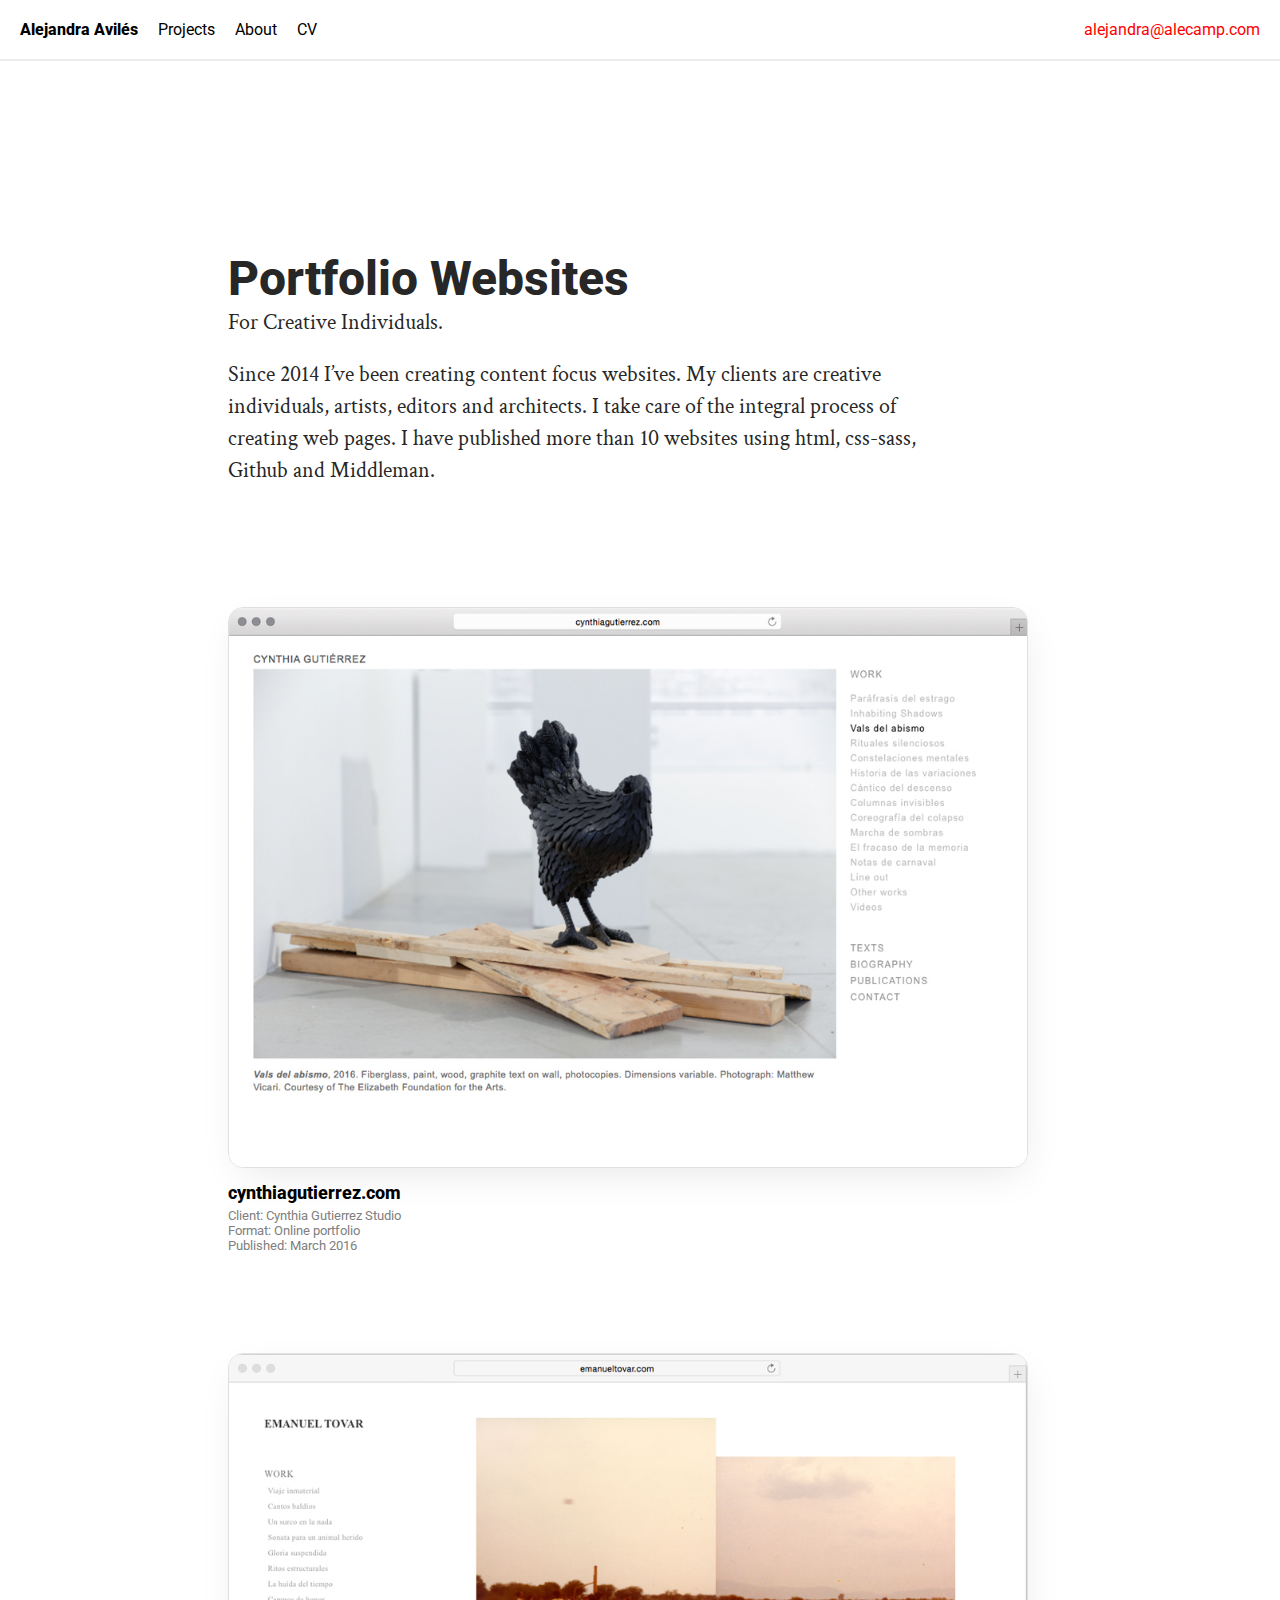
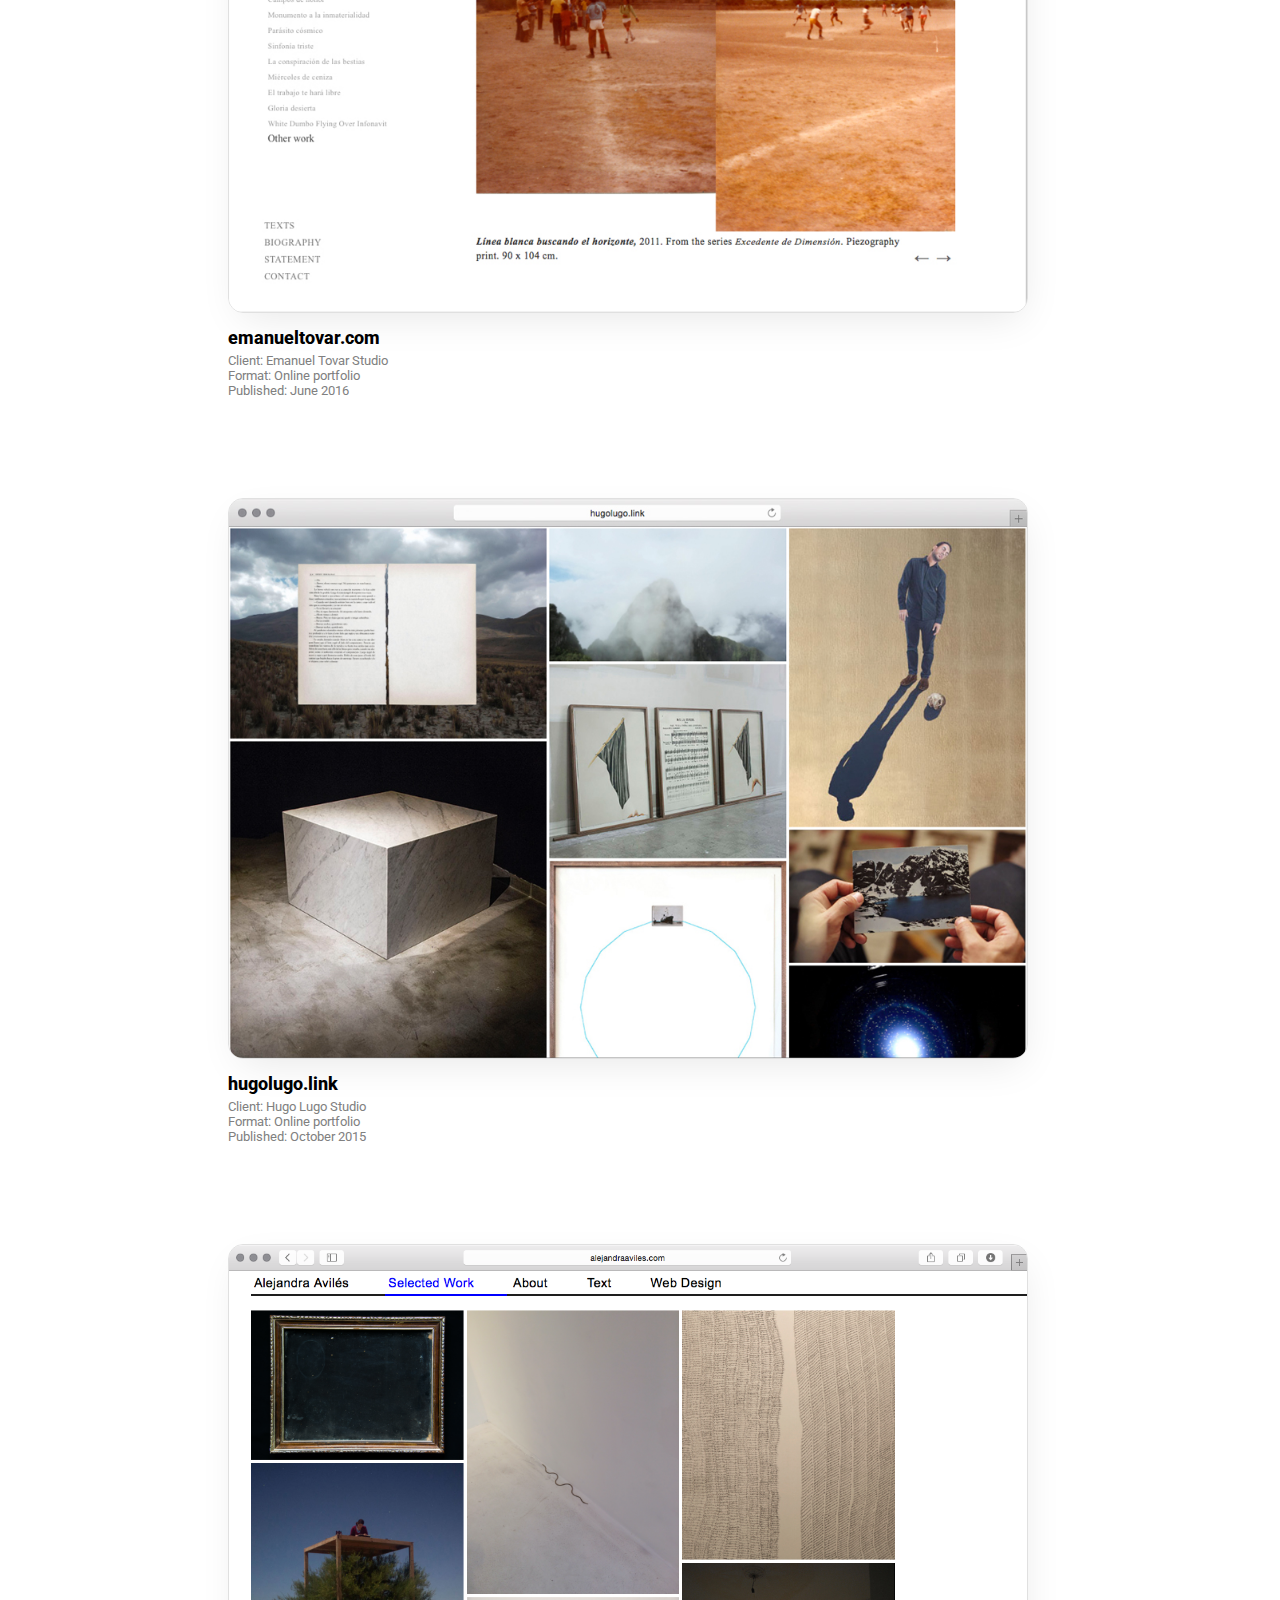
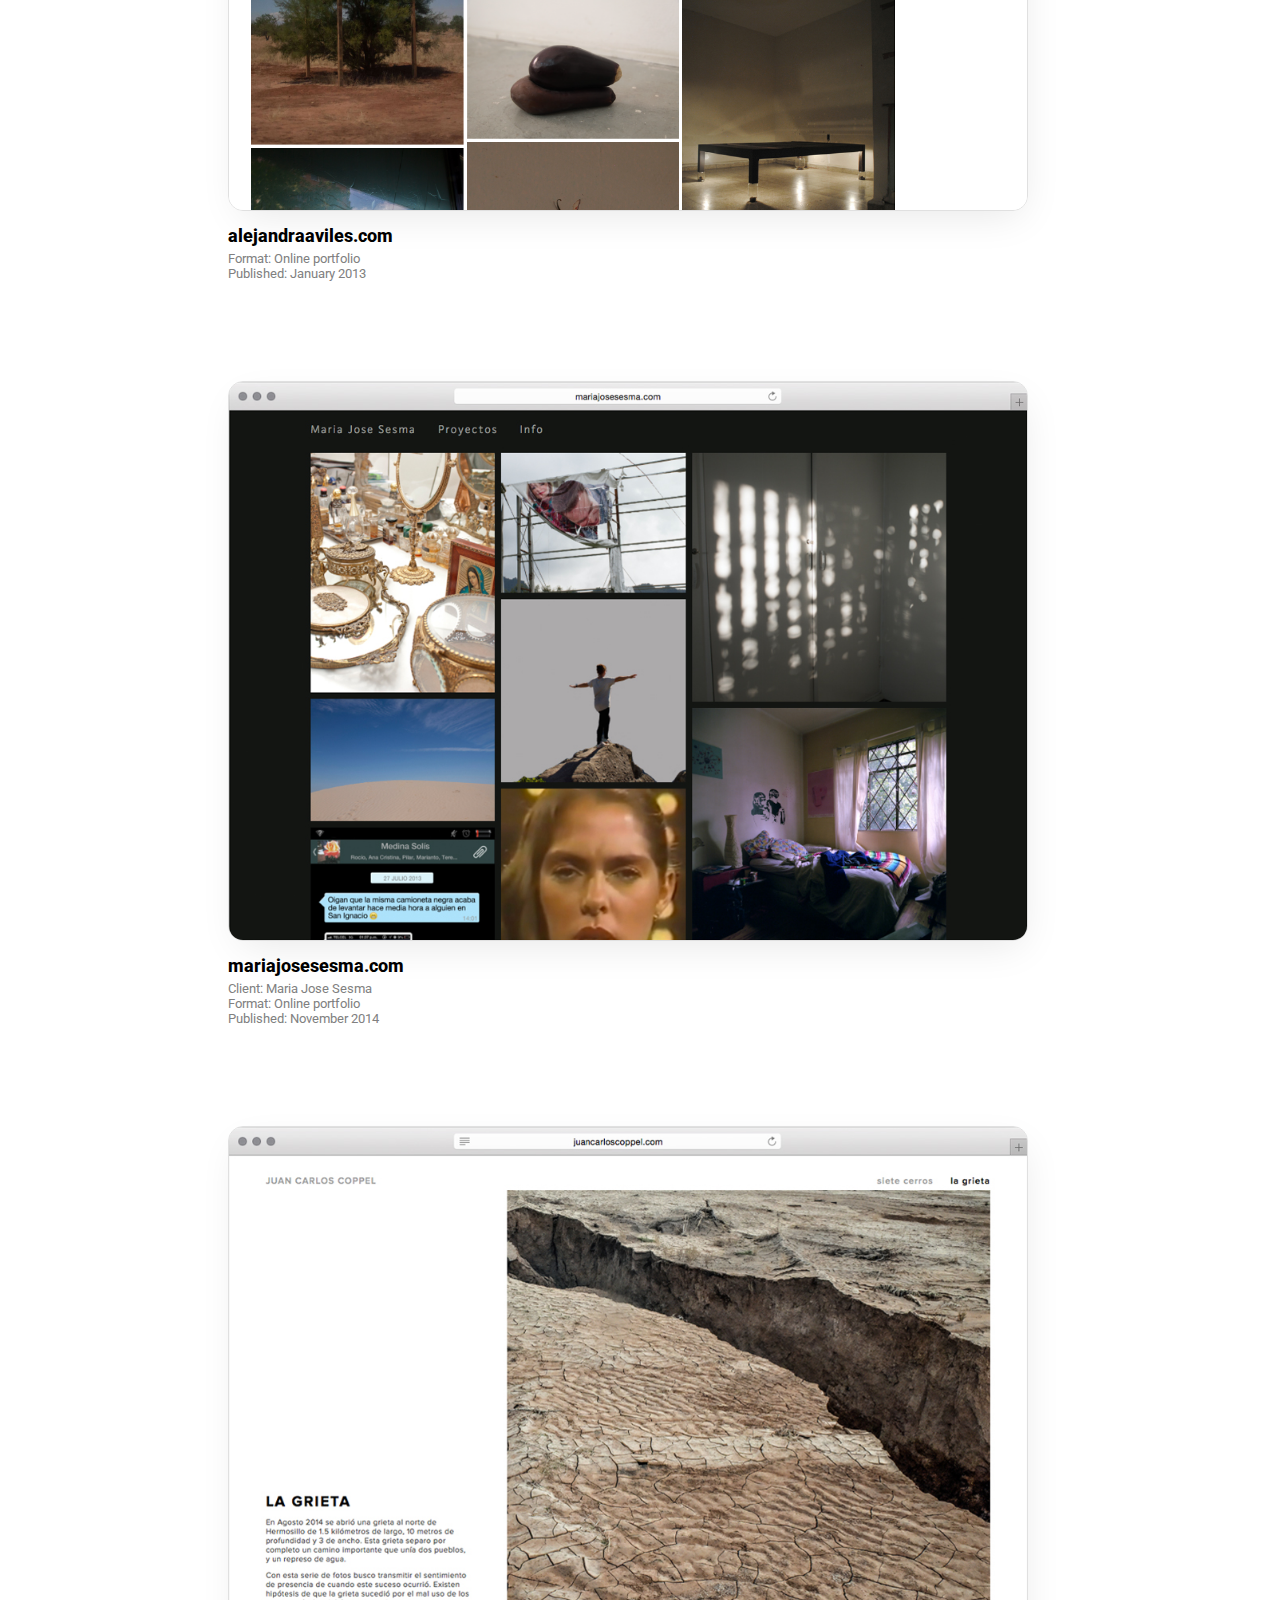
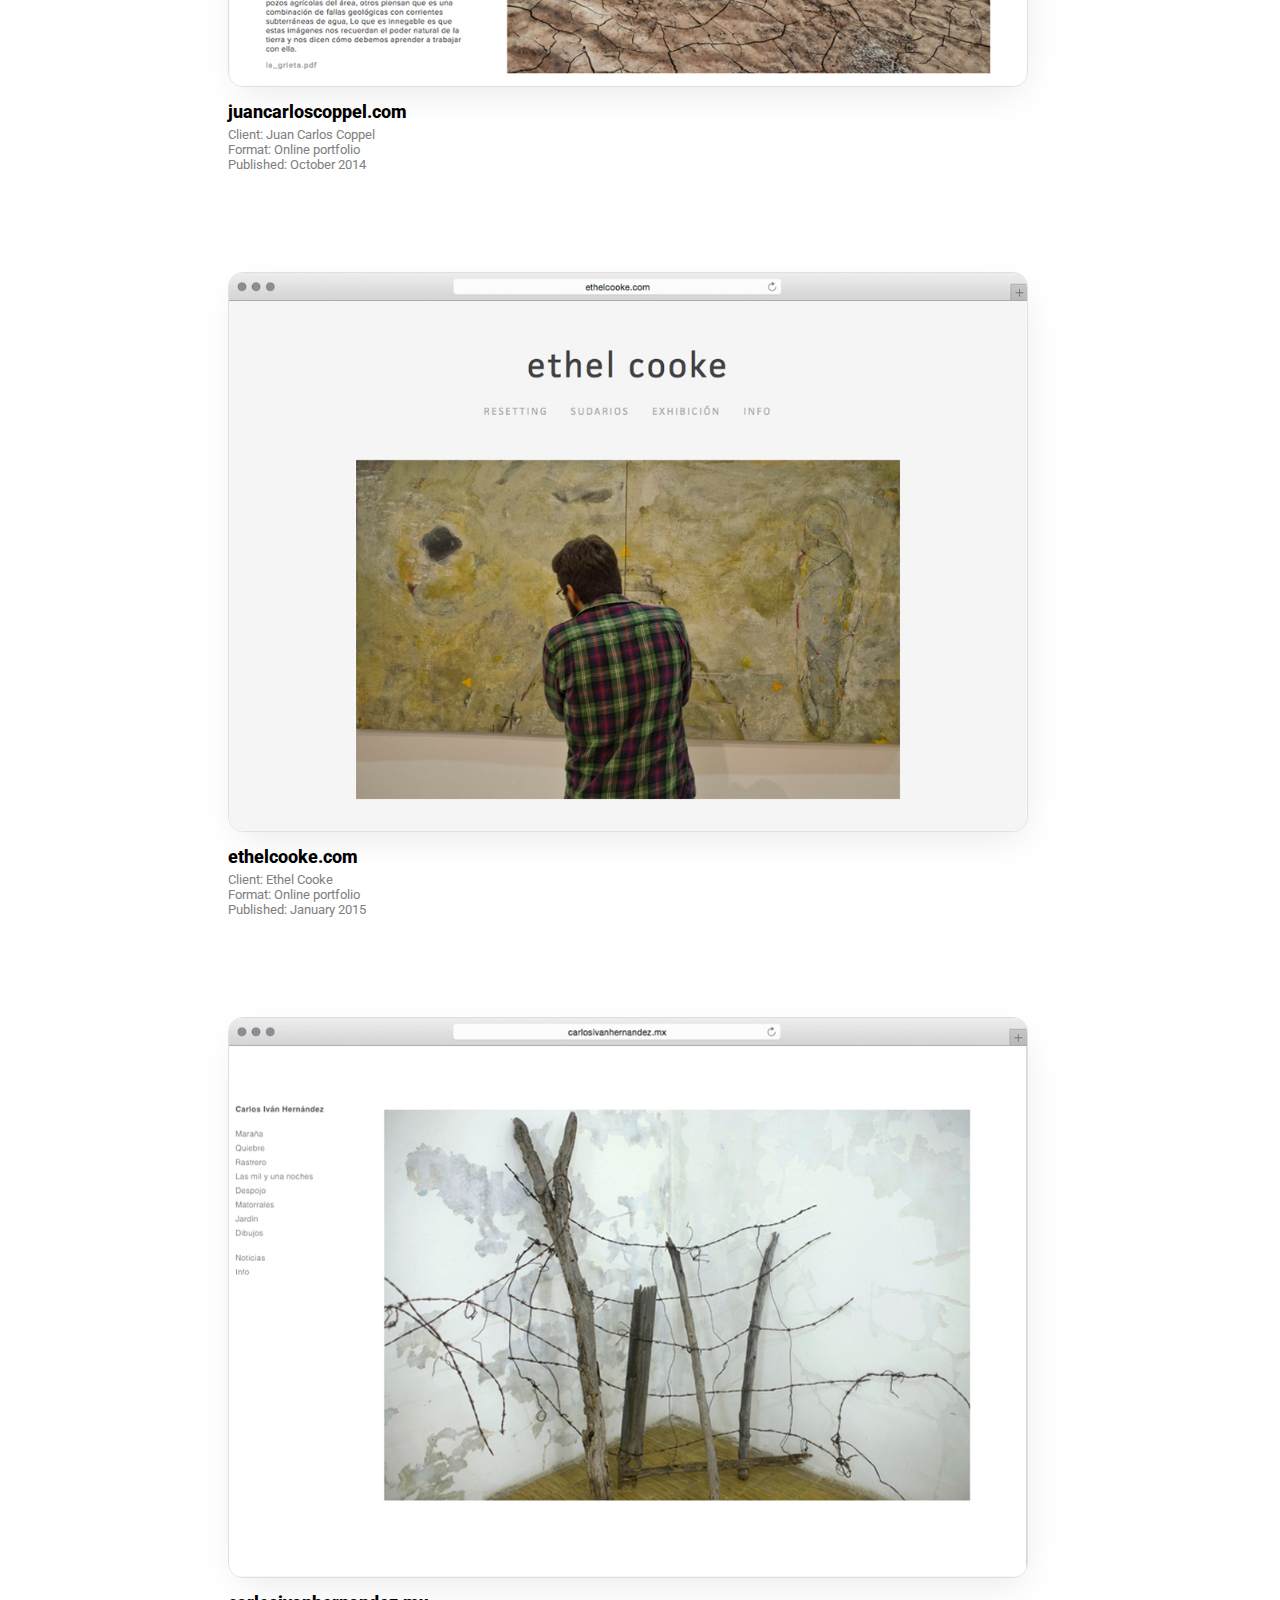
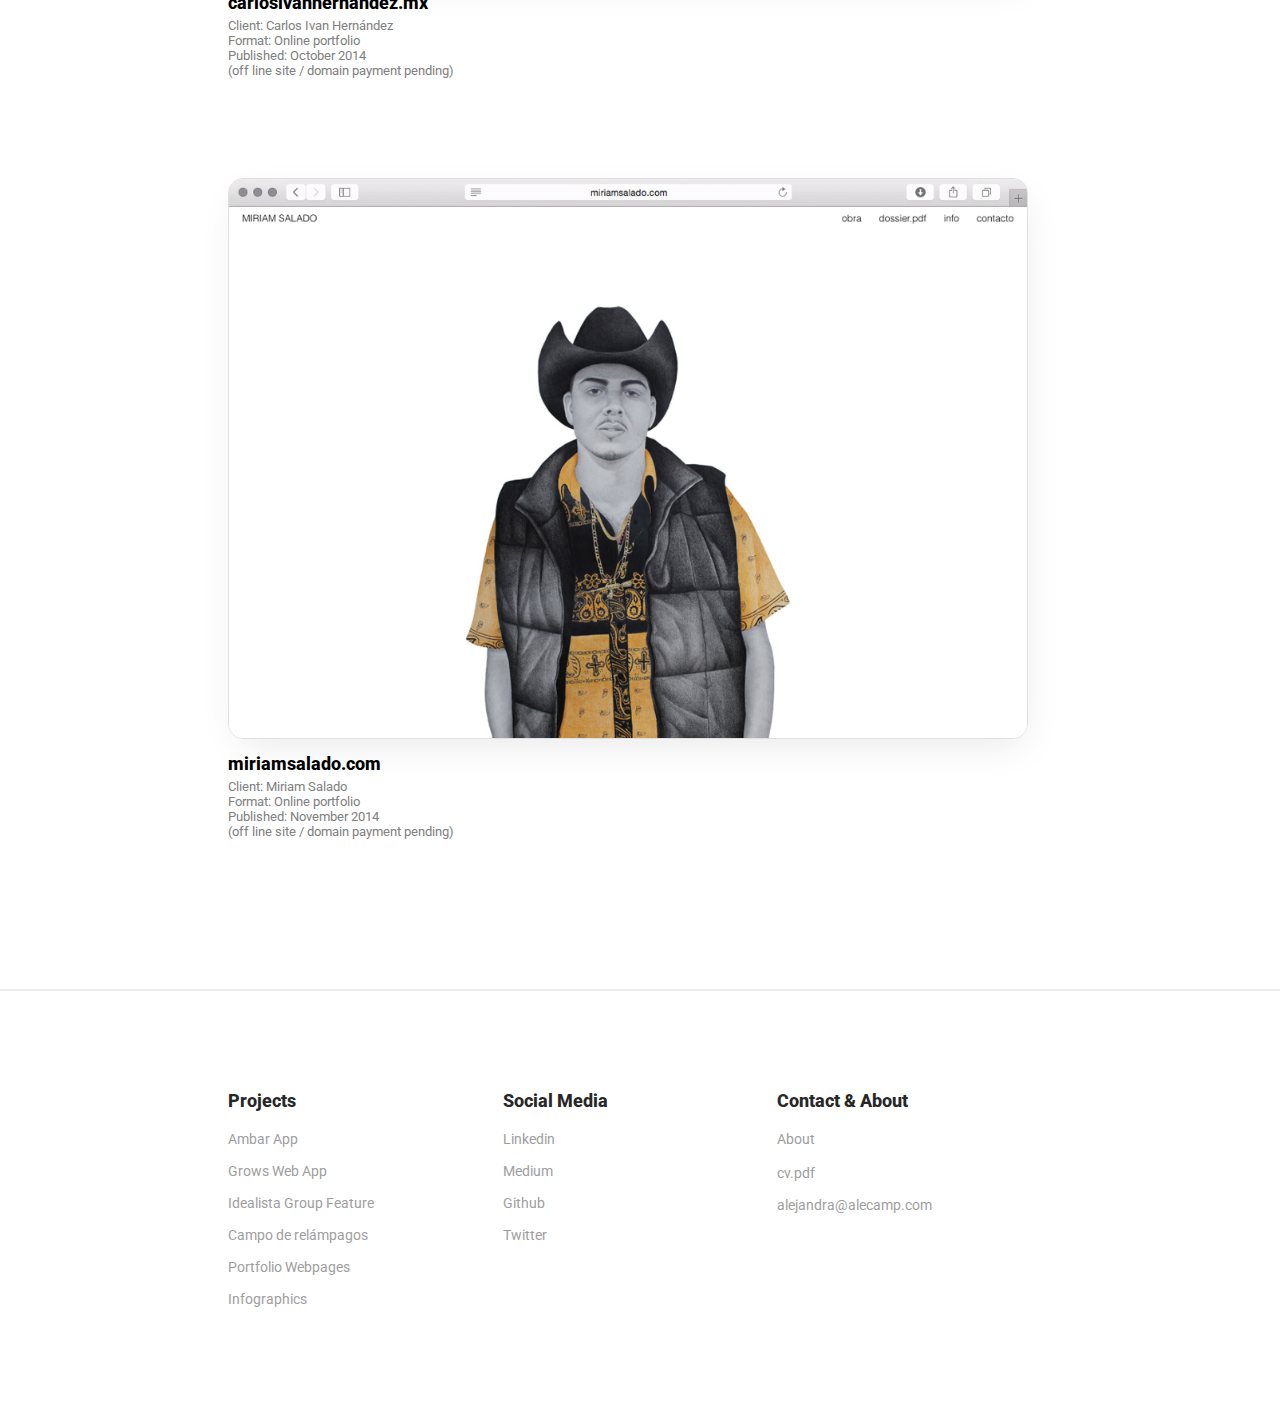
<file: portfolio-websites/index.html>
<!doctype html>
<html>
  <head>
    <meta charset="utf-8">
    <!-- Always force latest IE rendering engine or request Chrome Frame -->
    <meta content="IE=edge,chrome=1" http-equiv="X-UA-Compatible">
    <!-- Use title if it's in the page YAML frontmatter -->
    <title>Alejandra Avilés UX Design</title>
    <script type="text/javascript" src="//cdnjs.cloudflare.com/ajax/libs/jquery/2.0.2/jquery.min.js"></script>
    <link rel="shortcut icon" href="images/favicon.ico" >
    <link rel="stylesheet" href="https://use.fontawesome.com/releases/v5.4.1/css/all.css" integrity="sha384-5sAR7xN1Nv6T6+dT2mhtzEpVJvfS3NScPQTrOxhwjIuvcA67KV2R5Jz6kr4abQsz" crossorigin="anonymous">
    <link href="https://fonts.googleapis.com/css?family=Roboto:400,500,700,900" rel="stylesheet">
    <link href="https://fonts.googleapis.com/css?family=Roboto+Slab" rel="stylesheet">
    <link href="https://fonts.googleapis.com/css?family=Crimson+Text:400,700" rel="stylesheet">
    <link href="https://fonts.googleapis.com/css?family=Kalam" rel="stylesheet">
    <link href="/stylesheets/screen.css" media="screen" rel="stylesheet" type="text/css" />
  </head>
  <body class="portfolio-websites portfolio-websites_index">
    <div class="nav">
  <div class="logo">
    <a href="/"><h5>Alejandra Avilés</h5></a>
  </div>
    <a id="projects" href="/projects">Projects</a>
    <a id="about" href="/about">About</a>
    <a target="cv" href="/documents/alejandra-aviles-cv.pdf">CV</a>
  <div class="social-media">
    <a target="linkedin" href="https://www.linkedin.com/in/alejandra-aviles/"><i class="fab fa-linkedin-in"></i></a>
    <a target="medium" href="https://medium.com/@alecamp"><i class="fab fa-medium-m"></i></a>
    <a target="github" href="https://github.com/alejandra-aviles"><i class="fab fa-github-alt"></i></a>
    <a target="twitter" href="https://twitter.com/alealecamp"><i class="fab fa-twitter"></i></a>
  </div>
  <div class="contact">
    <a href="mailto:alejandra@alecamp.com">alejandra@alecamp.com</a>
  </div>
</div>
<main>
  <article>
    <section>
      <h1>Portfolio Websites</h1>
      <p>For Creative Individuals.</p>
      <p>Since 2014 I’ve been creating content focus websites. My clients are creative individuals, artists, editors and architects. I take care of the integral process of creating web pages. I have published more than 10 websites using html, css-sass, Github and Middleman.</p>
    </section>
  </article>
    <section>
      <div class="slider-wrapper">
        <div id="main-slider-2" class="slider">
          <img src="/images/cynthiagutierrez/2.jpg">
          <img src="/images/cynthiagutierrez/1.jpg">
          <img src="/images/cynthiagutierrez/3.jpg">
          <img src="/images/cynthiagutierrez/4.jpg">
          <img src="/images/cynthiagutierrez/5.jpg">
          <img src="/images/cynthiagutierrez/6.jpg">
          <img src="/images/cynthiagutierrez/7.jpg">
        </div>
      </div>
      <div class="project-info">
        <a target="out" href="http://cynthiagutierrez.com/"><h3>cynthiagutierrez.com</h3></a>
        <h6>Client: Cynthia Gutierrez Studio</h6>
        <h6>Format: Online portfolio</h6>
        <h6>Published: March 2016</h6>
        <h6></h6>
      </div>
    </section>
    <section>
      <div class="slider-wrapper">
        <div id="main-slider-3" class="slider">
          <img src="/images/emanueltovar/0.jpg">
          <img src="/images/emanueltovar/1.jpg">
          <img src="/images/emanueltovar/2.jpg">
          <img src="/images/emanueltovar/3.jpg">
          <img src="/images/emanueltovar/4.jpg">
          <img src="/images/emanueltovar/5.jpg">
          <img src="/images/emanueltovar/6.jpg">
          <img src="/images/emanueltovar/7.jpg">
          <img src="/images/emanueltovar/8.jpg">
        </div>
      </div>
      <div class="project-info">
        <a target="out" href="http://emanueltovar.com/"><h3>emanueltovar.com</h3></a>
        <h6>Client: Emanuel Tovar Studio</h6>
        <h6>Format: Online portfolio</h6>
        <h6>Published: June 2016</h6>
        <h6></h6>
      </div>
    </section>
    <section>
      <div class="slider-wrapper">
        <div id="main-slider-4" class="slider">
          <img src="/images/hugolugo/1.jpg" />
          <img src="/images/hugolugo/2.jpg" />
          <img src="/images/hugolugo/3.jpg" />
          <img src="/images/hugolugo/4.jpg" />
          <img src="/images/hugolugo/5.jpg" />
          <img src="/images/hugolugo/6.jpg" />
          <img src="/images/hugolugo/7.jpg" />
        </div>
      </div>
      <div class="project-info">
        <a target="out" href="http://hugolugo.link/"><h3>hugolugo.link</h3></a>
        <h6>Client: Hugo Lugo Studio</h6>
        <h6>Format: Online portfolio</h6>
        <h6>Published: October 2015</h6>
        <h6></h6>
      </div>
    </section>
    <section>
      <div class="slider-wrapper">
        <div id="main-slider-10" class="slider">
          <img src="/images/alejandraaviles/1.png" >
          <img src="/images/alejandraaviles/2.png" >
          <img src="/images/alejandraaviles/5.png" >
        </div>
      </div>
      <div class="project-info">
        <a target="out" href="http://alejandraaviles.com/"><h3>alejandraaviles.com</h3></a>
        <h6>Format: Online portfolio</h6>
        <h6>Published: January 2013</h6>
        <h6></h6>
      </div>
    </section>
    <section>
      <div class="slider-wrapper">
        <div id="main-slider-6" class="slider">
          <img src="/images/mariajosesesma/1.jpg">
          <img src="/images/mariajosesesma/2.jpg">
          <img src="/images/mariajosesesma/3.jpg">
          <img src="/images/mariajosesesma/4.jpg">
          <img src="/images/mariajosesesma/5.jpg">
          <img src="/images/mariajosesesma/6.jpg">
          <img src="/images/mariajosesesma/7.jpg">
          <img src="/images/mariajosesesma/8.jpg">
        </div>
      </div>
      <div class="project-info">
        <a target="out" href="http://mariajosesesma.com/"><h3>mariajosesesma.com</h3></a>
        <h6>Client: Maria Jose Sesma</h6>
        <h6>Format: Online portfolio</h6>
        <h6>Published: November 2014</h6>
        <h6></h6>
      </div>
    </section>
    <section>
      <div class="slider-wrapper">
        <div id="main-slider-7" class="slider">
          <img src="/images/juancarloscoppel/1.jpg">
          <img src="/images/juancarloscoppel/2.jpg">
          <img src="/images/juancarloscoppel/3.jpg">
          <img src="/images/juancarloscoppel/4.jpg">
          <img src="/images/juancarloscoppel/5.jpg">
          <img src="/images/juancarloscoppel/6.jpg">
          <img src="/images/juancarloscoppel/7.jpg">
          <img src="/images/juancarloscoppel/8.jpg">
        </div>
      </div>
      <div class="project-info">
        <a target="out" href="http://juancarloscoppel.com/"><h3>juancarloscoppel.com</h3></a>
        <h6>Client: Juan Carlos Coppel</h6>
        <h6>Format: Online portfolio</h6>
        <h6>Published: October 2014</h6>
        <h6></h6>
      </div>
    </section>
    <section>
      <div class="slider-wrapper">
        <div id="main-slider-8" class="slider">
          <img src="/images/ethelcooke/1.jpg">
          <img src="/images/ethelcooke/2.jpg">
          <img src="/images/ethelcooke/3.jpg">
          <img src="/images/ethelcooke/4.jpg">
          <img src="/images/ethelcooke/5.jpg">
          <img src="/images/ethelcooke/6.jpg">
          <img src="/images/ethelcooke/7.jpg">
        </div>
      </div>
      <div class="project-info">
        <a target="out" href="http://ethelcooke.com/"><h3>ethelcooke.com</h3></a>
        <h6>Client: Ethel Cooke</h6>
        <h6>Format: Online portfolio</h6>
        <h6>Published: January 2015</h6>
      </div>
    </section>
    <section>
      <div class="slider-wrapper">
        <div id="main-slider-5" class="slider">
          <img src="/images/carlosivanhernandez/8.jpg" />
          <img src="/images/carlosivanhernandez/1.jpg" />
          <img src="/images/carlosivanhernandez/2.jpg" />
          <img src="/images/carlosivanhernandez/3.jpg" />
          <img src="/images/carlosivanhernandez/4.jpg" />
          <img src="/images/carlosivanhernandez/5.jpg" />
          <img src="/images/carlosivanhernandez/6.jpg" />
          <img src="/images/carlosivanhernandez/7.jpg" />
        </div>
      </div>
      <div class="project-info">
        <a target="out" href="http://www.carlosivanhernandez.mx/"><h3>carlosivanhernandez.mx</h3></a>
        <h6>Client: Carlos Ivan Hernández</h6>
        <h6>Format: Online portfolio</h6>
        <h6>Published: October 2014</h6>
        <h6>(off line site / domain payment pending)</h6>
      </div>
    </section>
    <section>
      <div class="slider-wrapper">
        <div id="main-slider-9" class="slider">
          <img src="/images/miriamsalado/1.jpg">
          <img src="/images/miriamsalado/2.jpg">
          <img src="/images/miriamsalado/3.jpg">
          <img src="/images/miriamsalado/4.jpg">
          <img src="/images/miriamsalado/5.jpg">
        </div>
      </div>
      <div class="project-info">
        <a target="out" href="http://miriamsalado.com/"><h3>miriamsalado.com</h3></a>
        <h6>Client: Miriam Salado</h6>
        <h6>Format: Online portfolio</h6>
        <h6>Published: November 2014</h6>
        <h6>(off line site / domain payment pending)</h6>
      </div>
    </section>
</main>

    <script src="/javascripts/application.js" type="text/javascript"></script>
    <footer>
        <main>
  <div class="columns">
    <div class="col col-4">
      <h3>Projects</h3>
      <a class="item" href="/ambar">
        Ambar App
      </a>
      <a href="/grows" class="item">
        Grows Web App
      </a>
      <a href="/add-a-feature-to-idealista-app" class="item">
        Idealista Group Feature
      </a>
      <a href="/online-magazine" class="item">
        Campo de relámpagos
      </a>
      <a href="/portfolio-websites" class="item">
        Portfolio Webpages
      </a>
      <a href="/infographics-design" class="item">
        Infographics
      </a>
    </div>
    <div class="col col-4">
      <h3>Social Media</h3>
      <a target="linkedin" href="https://www.linkedin.com/in/alejandra-aviles/" class="item" >
        Linkedin
      </a>
      <a target="medium" href="https://medium.com/@alecamp" class="item">
        Medium
      </a>
      <a target="github" href="https://github.com/alejandra-aviles" class="item">
        Github
      </a>
      <a target="twitter" href="https://twitter.com/alealecamp" class="item">
        Twitter
      </a>
    </div>
    <div class="col col-4">
      <h3>Contact & About</h3>
      <a href="/about" class="item">About</a>
      <a target="cv" href="/documents/alejandra-aviles-cv.pdf"><i class="far fa-file-pdf"></i> cv.pdf</a>
      <a href="mailto:alejandra@alecamp.com" class="item">alejandra@alecamp.com</a>
    </div>
  </div>
</main>



    </footer>
  </body>
</html>
</file>
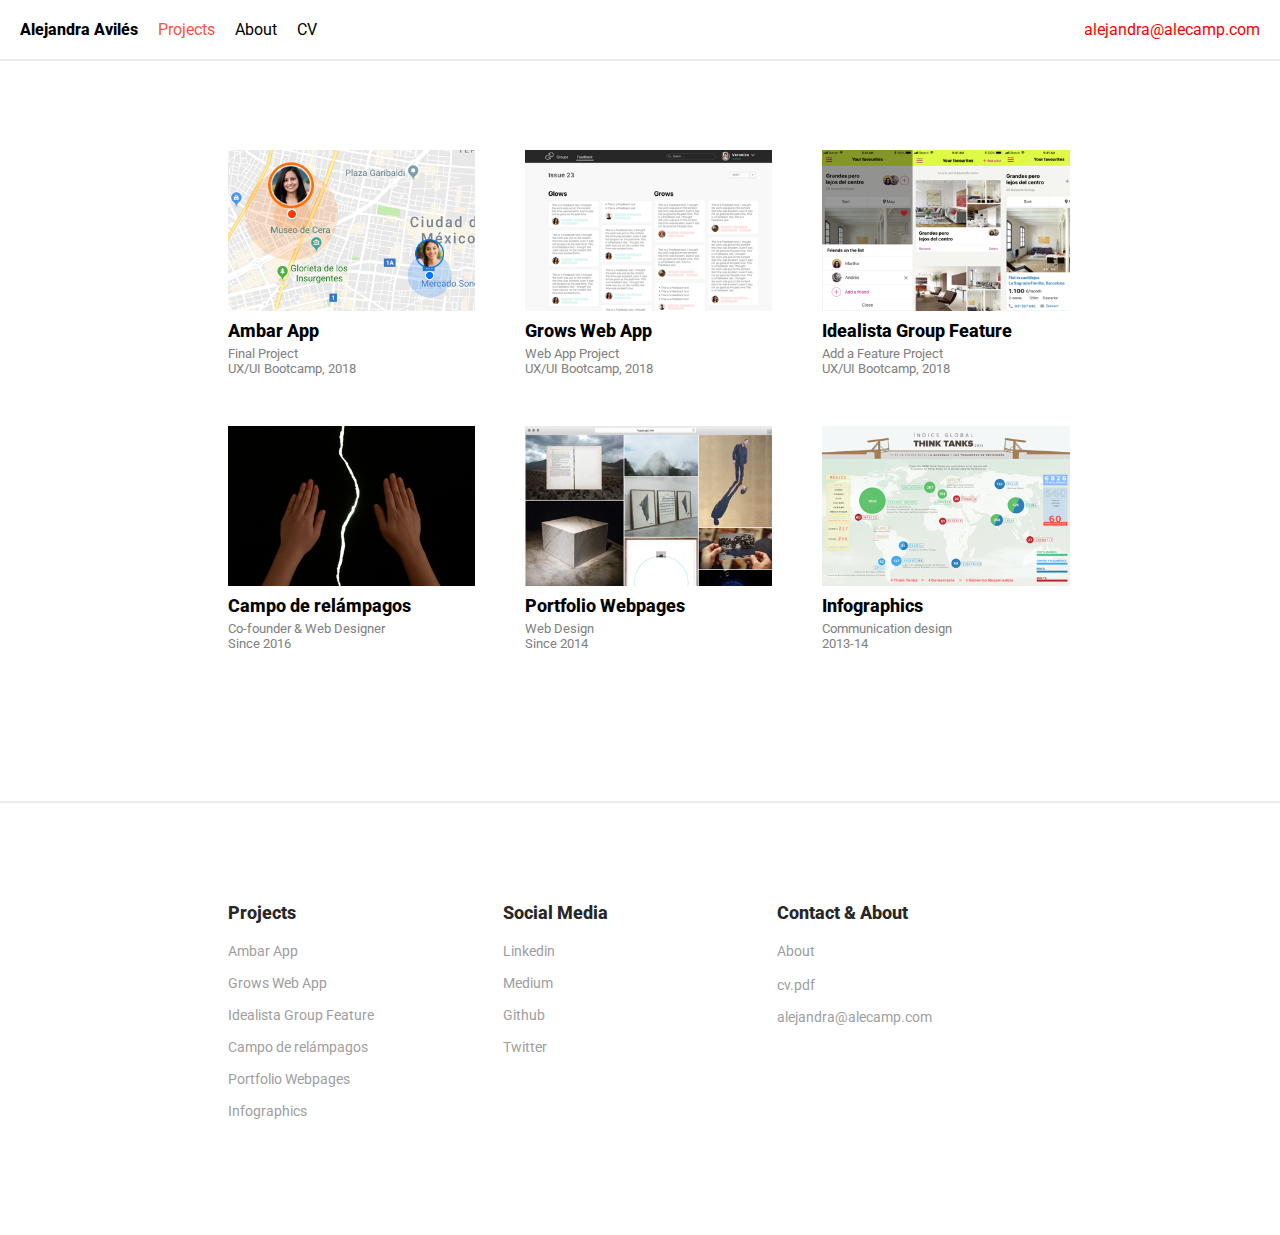
<file: projects/index.html>
<!doctype html>
<html>
  <head>
    <meta charset="utf-8">
    <!-- Always force latest IE rendering engine or request Chrome Frame -->
    <meta content="IE=edge,chrome=1" http-equiv="X-UA-Compatible">
    <!-- Use title if it's in the page YAML frontmatter -->
    <title>Alejandra Avilés UX Design</title>
    <script type="text/javascript" src="//cdnjs.cloudflare.com/ajax/libs/jquery/2.0.2/jquery.min.js"></script>
    <link rel="shortcut icon" href="images/favicon.ico" >
    <link rel="stylesheet" href="https://use.fontawesome.com/releases/v5.4.1/css/all.css" integrity="sha384-5sAR7xN1Nv6T6+dT2mhtzEpVJvfS3NScPQTrOxhwjIuvcA67KV2R5Jz6kr4abQsz" crossorigin="anonymous">
    <link href="https://fonts.googleapis.com/css?family=Roboto:400,500,700,900" rel="stylesheet">
    <link href="https://fonts.googleapis.com/css?family=Roboto+Slab" rel="stylesheet">
    <link href="https://fonts.googleapis.com/css?family=Crimson+Text:400,700" rel="stylesheet">
    <link href="https://fonts.googleapis.com/css?family=Kalam" rel="stylesheet">
    <link href="/stylesheets/screen.css" media="screen" rel="stylesheet" type="text/css" />
  </head>
  <body class="projects projects_index">
    <div class="nav">
  <div class="logo">
    <a href="/"><h5>Alejandra Avilés</h5></a>
  </div>
    <a id="projects" href="/projects">Projects</a>
    <a id="about" href="/about">About</a>
    <a target="cv" href="/documents/alejandra-aviles-cv.pdf">CV</a>
  <div class="social-media">
    <a target="linkedin" href="https://www.linkedin.com/in/alejandra-aviles/"><i class="fab fa-linkedin-in"></i></a>
    <a target="medium" href="https://medium.com/@alecamp"><i class="fab fa-medium-m"></i></a>
    <a target="github" href="https://github.com/alejandra-aviles"><i class="fab fa-github-alt"></i></a>
    <a target="twitter" href="https://twitter.com/alealecamp"><i class="fab fa-twitter"></i></a>
  </div>
  <div class="contact">
    <a href="mailto:alejandra@alecamp.com">alejandra@alecamp.com</a>
  </div>
</div>
<main>
  <!-- thumnail size 400 x 260 px -->
<section>
  <div class="wrapper-3">
      <a class="item" href="/ambar">
        <img src="/images/project-nav/ambar.png" />
        <div class="item-info">
          <h3>Ambar App</h3>
          <h6>Final Project</h6>
          <h6>UX/UI Bootcamp, 2018</h6>
        </div>
      </a>
      <a class="item" href="/grows">
        <img src="/images/project-nav/grows.png">
        <div class="item-info">
          <h3>Grows Web App</h3>
          <h6>Web App Project</h6>
          <h6>UX/UI Bootcamp, 2018</h6>
        </div>
      </a>
      <a href="/add-a-feature-to-idealista-app" class="item">
        <img src="/images/project-nav/idealista.png" />
        <div class="item-info">
          <h3>Idealista Group Feature</h3>
          <h6>Add a Feature Project</h6>
          <h6>UX/UI Bootcamp, 2018</h6>
        </div>
      </a>
      <a href="/online-magazine" class="item">
        <img src="/images/project-nav/campo.png" />
        <div class="item-info">
          <h3>Campo de relámpagos</h3>
          <h6>Co-founder & Web Designer</h6>
          <h6>Since 2016</h6>
        </div>
      </a>
      <a href="/portfolio-websites" class="item">
        <img src="/images/project-nav/websites.png" />
        <div class="item-info">
          <h3>Portfolio Webpages</h3>
          <h6>Web Design</h6>
          <h6>Since 2014</h6>
        </div>
      </a>
      <a href="/infographics-design" class="item">
        <img src="/images/project-nav/infographies.png" >
        <div class="item-info">
          <h3>Infographics</h3>
          <h6>Communication design</h6>
          <h6>2013-14</h6>
        </div>
      </a>
  </div>
</section>

</main>

    <script src="/javascripts/application.js" type="text/javascript"></script>
    <footer>
        <main>
  <div class="columns">
    <div class="col col-4">
      <h3>Projects</h3>
      <a class="item" href="/ambar">
        Ambar App
      </a>
      <a href="/grows" class="item">
        Grows Web App
      </a>
      <a href="/add-a-feature-to-idealista-app" class="item">
        Idealista Group Feature
      </a>
      <a href="/online-magazine" class="item">
        Campo de relámpagos
      </a>
      <a href="/portfolio-websites" class="item">
        Portfolio Webpages
      </a>
      <a href="/infographics-design" class="item">
        Infographics
      </a>
    </div>
    <div class="col col-4">
      <h3>Social Media</h3>
      <a target="linkedin" href="https://www.linkedin.com/in/alejandra-aviles/" class="item" >
        Linkedin
      </a>
      <a target="medium" href="https://medium.com/@alecamp" class="item">
        Medium
      </a>
      <a target="github" href="https://github.com/alejandra-aviles" class="item">
        Github
      </a>
      <a target="twitter" href="https://twitter.com/alealecamp" class="item">
        Twitter
      </a>
    </div>
    <div class="col col-4">
      <h3>Contact & About</h3>
      <a href="/about" class="item">About</a>
      <a target="cv" href="/documents/alejandra-aviles-cv.pdf"><i class="far fa-file-pdf"></i> cv.pdf</a>
      <a href="mailto:alejandra@alecamp.com" class="item">alejandra@alecamp.com</a>
    </div>
  </div>
</main>



    </footer>
  </body>
</html>
</file>
<file: stylesheets/screen.css>
html{color:#000;background:#FFF}body,div,dl,dt,dd,ul,ol,li,h1,h2,h3,h4,h5,h6,pre,code,form,fieldset,legend,input,textarea,p,blockquote,th,td{margin:0;padding:0}table{border-collapse:collapse;border-spacing:0}fieldset,img{border:0}address,caption,cite,code,dfn,em,strong,th,var{font-style:normal;font-weight:normal}ol,ul{list-style:none}caption,th{text-align:left}h1,h2,h3,h4,h5,h6{font-size:100%;font-weight:normal}q:before,q:after{content:''}abbr,acronym{border:0;font-variant:normal}sup{vertical-align:text-top}sub{vertical-align:text-bottom}input,textarea,select{font-family:inherit;font-size:inherit;font-weight:inherit}input,textarea,select{*font-size:100%}legend{color:#000}#yui3-css-stamp.cssreset{display:none}.noselect{-webkit-touch-callout:none;-webkit-user-select:none;-khtml-user-select:none;-moz-user-select:none;-ms-user-select:none;user-select:none}.GITheWall ul{list-style:none;padding:20px 0;margin:0 auto;text-align:left;width:100%}.GITheWall ul li{display:inline-block;margin:10px 5px 0 5px;vertical-align:top;width:200px}.GITheWall ul li.GI_TW_Selected_Row{-webkit-transition:margin-bottom 0.3s ease-in;-moz-transition:margin-bottom 0.3s ease-in;-o-transition:margin-bottom 0.3s ease-in;transition:margin-bottom 0.3s ease-in}.GI_TW_expander{position:absolute;z-index:1;top:0;background:black;left:0;width:100%;margin-top:10px;height:0;overflow:hidden;-webkit-transition:height 0.3s ease-in;-moz-transition:height 0.3s ease-in;-o-transition:height 0.3s ease-in;transition:height 0.3s ease-in}.GI_TW_expander.animating{overflow:hidden !important}.GI_TW_expander.opened{overflow:visible}.GI_TW_expander .GI_TW_pointer{position:absolute;margin-left:-20px;margin-top:-20px;width:0;height:0;border-left:20px solid transparent;border-right:20px solid transparent;border-bottom:20px solid black;-webkit-transition:left 0.3s ease-in;-moz-transition:left 0.3s ease-in;-o-transition:left 0.3s ease-in;transition:left 0.3s ease-in}.GI_TW_expander .GI_TW_expander-inner{width:80%;height:560px;margin:0 auto;overflow:hidden}.GI_TW_expander .GI_TW_expander-inner .GI_TW_fullimg{position:relative;width:100%;height:580px;margin:10px 0 0;text-align:center;overflow:hidden}.GI_TW_expander .GI_TW_expander-inner .GI_TW_fullimg img{position:relative}.GI_TW_expander .GI_TW_Controls{z-index:1}.GI_TW_expander .GI_TW_close{position:absolute;width:40px;height:40px;top:20px;right:20px;cursor:pointer}.GI_TW_expander .GI_TW_arrow{position:absolute;top:50%;cursor:pointer}.GI_TW_expander .GI_TW_arrow.GI_TW_hidden{display:none}.GI_TW_expander .GI_TW_arrow.GI_TW_next{right:30px}.GI_TW_expander .GI_TW_arrow.GI_TW_prev{left:30px}.GI_TW_expander .GI_TW_loading{width:20px;height:20px;border-radius:50%;background:#ddd;box-shadow:0 0 1px #cccccc, 15px 30px 1px #cccccc, -15px 30px 1px #cccccc;position:absolute;top:50%;left:50%;margin:-25px 0 0;-webkit-animation:loader 0.5s infinite ease-in-out both;-moz-animation:loader 0.5s infinite ease-in-out both;-ms-animation:loader 0.5s infinite ease-in-out both;-o-animation:loader 0.5s infinite ease-in-out both;animation:loader 0.5s infinite ease-in-out both}@-moz-keyframes loader{0%{background:#ddd}33%{background:#ccc;box-shadow:0 0 1px #cccccc, 15px 30px 1px #cccccc, -15px 30px 1px #dddddd}66%{background:#ccc;box-shadow:0 0 1px #cccccc, 15px 30px 1px #dddddd, -15px 30px 1px #cccccc}}@-webkit-keyframes loader{0%{background:#ddd}33%{background:#ccc;box-shadow:0 0 1px #cccccc, 15px 30px 1px #cccccc, -15px 30px 1px #dddddd}66%{background:#ccc;box-shadow:0 0 1px #cccccc, 15px 30px 1px #dddddd, -15px 30px 1px #cccccc}}@-o-keyframes loader{0%{background:#ddd}33%{background:#ccc;box-shadow:0 0 1px #cccccc, 15px 30px 1px #cccccc, -15px 30px 1px #dddddd}66%{background:#ccc;box-shadow:0 0 1px #cccccc, 15px 30px 1px #dddddd, -15px 30px 1px #cccccc}}@-ms-keyframes loader{0%{background:#ddd}33%{background:#ccc;box-shadow:0 0 1px #cccccc, 15px 30px 1px #cccccc, -15px 30px 1px #dddddd}66%{background:#ccc;box-shadow:0 0 1px #cccccc, 15px 30px 1px #dddddd, -15px 30px 1px #cccccc}}@keyframes loader{0%{background:#ddd}33%{background:#ccc;box-shadow:0 0 1px #cccccc, 15px 30px 1px #cccccc, -15px 30px 1px #dddddd}66%{background:#ccc;box-shadow:0 0 1px #cccccc, 15px 30px 1px #dddddd, -15px 30px 1px #cccccc}}.about img{border-radius:100px}article{width:700px;padding-top:100px}.award{display:inline-block}.award p{color:#d4a000;font-weight:600}.btn{display:inline-block;background-color:#3c3b3a;box-shadow:1px 2px 10px #dadada;border-radius:5px;border:1px solid black;color:white;text-decoration:none;text-align:center;padding:12px 30px}.btn a{font-size:1rem;font-weight:600;text-transform:uppercase;cursor:pointer;color:white}.btn a:hover{color:white;cursor:pointer}.btn:hover{background-color:black;color:white;cursor:pointer}.btn:active{position:relative;top:1px}.site-btn h6{border:1px solid #e2e2e2;border-radius:10px;position:relative;padding:20px}.site-btn a:hover{color:red;background-color:blue}.columns{zoom:1;column-width:auto;column-gap:2rem}.columns:before{content:'';display:block}.columns:after{content:'';display:table;clear:both}.col{float:left}.border-left{padding-left:30px;border-left:1px solid grey}.col-1{width:8.33%}.col-2{width:16.60%}.col-3{width:24.99%}.col-4{width:33.32%}.col-6{width:49.98%}.col-8{width:66.66%;padding-right:20px}.col-9{width:95%}.col-10{width:80%}.col-12{width:100%}.contact{position:fixed;right:0;background-color:white;z-index:2000}.contact a{font-size:1rem;color:red}figure{padding-top:20px;padding-bottom:20px;margin:0}figcaption{color:grey;font-size:0.9rem}footer{border-top:2px solid #ececec}footer a{font-size:0.9rem;margin-top:15px;margin-bottom:15px;color:#9E9E9E}.hero-unit{padding-top:60px;padding-bottom:150px}.hero-unit span{color:red}.hero-unit h1{font-size:3.6rem;font-family:'Roboto', sans-serif}.hero-unit h4{padding-bottom:100px;font-size:1.5rem}.hero-unit .email{padding:20px 0}.hero-unit .email h3{font-weight:100}.hero-unit .email span{color:#ff1403}.message{text-align:center;background-color:#ffe976;padding:15px 30px;margin-right:auto;margin-left:auto;width:250px;font-size:1.2rem;font-family:'Kalam', cursive}.item{position:relative;flex:1;flex-direction:column;justify-content:space-between;display:flex}.item-info{padding-top:10px;flex:1;flex-direction:column;flex-grow:0}.item-center{padding:30px;text-align:center}.item-small{text-align:center}.item-small img{padding:30px}.item:hover{cursor:pointer}.item:hover img{opacity:0.7;position:relative}.item:hover .cover{display:block}.item:hover .cover h6{font-size:1em;line-height:20px;letter-spacing:0.3px}.nav{position:fixed;background-color:white;padding-top:20px;padding-bottom:20px;padding-left:20px;width:100%;z-index:1000;border-bottom:2px solid #ececec}.nav a{font-size:1rem;float:left;margin-right:20px}.nav .logo h5{font-weight:800}.nav .logo a{color:black;font-size:1.1rem}.nav .logo a:hover{color:black;border-bottom:none}.note{text-align:center;background-color:#ffe976;padding:30px;margin-right:auto;margin-left:auto;width:400px}.note p{font-size:1.2rem;font-family:'Kalam', cursive}section{padding:50px 0}section .sub-section{padding:20px 40px}section .sub-section p{font-size:1.2rem;padding-bottom:20px;line-height:26px}.section-center{text-align:center;padding-top:50px;width:650px;margin-left:auto;margin-right:auto}.quote{border-left:4px solid #ef1000;margin:20px 50px;padding-left:20px;border-radius:5px}.quote p{padding:10px 0;font-size:1rem;line-height:24px;font-family:roboto}.quote i{font-size:0.7rem;color:grey}.highlight{padding-left:40px}.highlight p{font-size:2.8rem;line-height:50px}.skills h6{line-height:22px}.slider-wrapper{width:800px;padding-right:auto;padding-left:auto}.slider{margin-bottom:15px;border-radius:15px;border:0.5px solid #e0e0e0;box-shadow:3px 13px 40px -10px rgba(0,0,0,0.1);height:inherit;width:inherit;overflow:hidden;position:relative;text-align:left}.slider-point-next{cursor:e-resize;cursor:url("/images/next.svg"),auto}.slider-point-previous{cursor:w-resize;cursor:url("/images/prev.svg"),auto}.slider>*{display:none;width:inherit}.slider .columns{height:inherit}.slider img{padding-top:0;padding-bottom:0;max-height:800px;max-width:100%;width:auto;margin-right:auto;margin-left:auto;vertical-align:bottom}.slider .columns .column{height:inherit}[data-slider-index]{font-size:0.8em;font-weight:100;height:inherit}[data-slider-action]{font-size:1em;letter-spacing:1px;color:#3535c3;font-weight:100;cursor:pointer;max-width:1400px}.slider-controls{-webkit-touch-callout:none;-webkit-user-select:none;-khtml-user-select:none;-moz-user-select:none;-ms-user-select:none;user-select:none;position:absolute;right:0;bottom:0;display:inline-block;z-index:1000}.slider-controls>*{display:inline-block;left:0;padding-right:5px}.slider-controls a,.slider-controls *{color:#666 !important}.slider-controls a{font-size:1.3em}.caption{background-color:white;padding-top:5px;padding-bottom:5px;padding-right:70px;display:inline-block;text-align:left;width:100%;z-index:-100}.social-media{position:fixed;background-color:white;right:200px}.social-media a{color:#333333;font-size:1rem;padding:2px 5px}.social-media a:hover i{color:#ff5043}.wrapper-3{display:grid;grid-template-columns:30% 30% 30%;grid-gap:50px}.item-meth{text-align:center}.wrapper-4{display:grid;grid-template-columns:20% 20% 20% 20%;grid-gap:50px;text-align:center}.wrapper-4 .item:hover img{opacity:1;position:relative}h1{font-size:3rem;font-weight:800}h2{font-size:1.6rem;padding:15px 0;color:#ef1000;font-weight:800}h3{font-size:1.1rem;font-weight:800;padding-bottom:5px}h4{font-size:1.2rem;font-weight:500}h5{font-size:1rem}h6{font-size:0.8rem;color:grey}p{font-family:'Crimson Text', serif;font-size:1.4rem;line-height:32px;padding-bottom:20px}li{list-style-type:bullets}em{font-style:italic}*{box-sizing:border-box}body{color:#272727;width:100%;margin-left:auto;margin-right:auto;font-size:1rem;font-family:'Roboto', sans-serif}body ::selection{background-color:#ffec5b;color:#ff1403}a{color:black;text-decoration:none}a:hover{cursor:pointer;color:#ff5043}main{zoom:1;width:1024px;padding:100px;margin-left:auto;margin-right:auto}main:before{content:'';display:block}main:after{content:'';display:table;clear:both}img{max-width:100%}.caption{padding-left:10px;color:grey}body.projects #projects{color:#ff5043}body.about #about{color:#ff5043}
</file>
